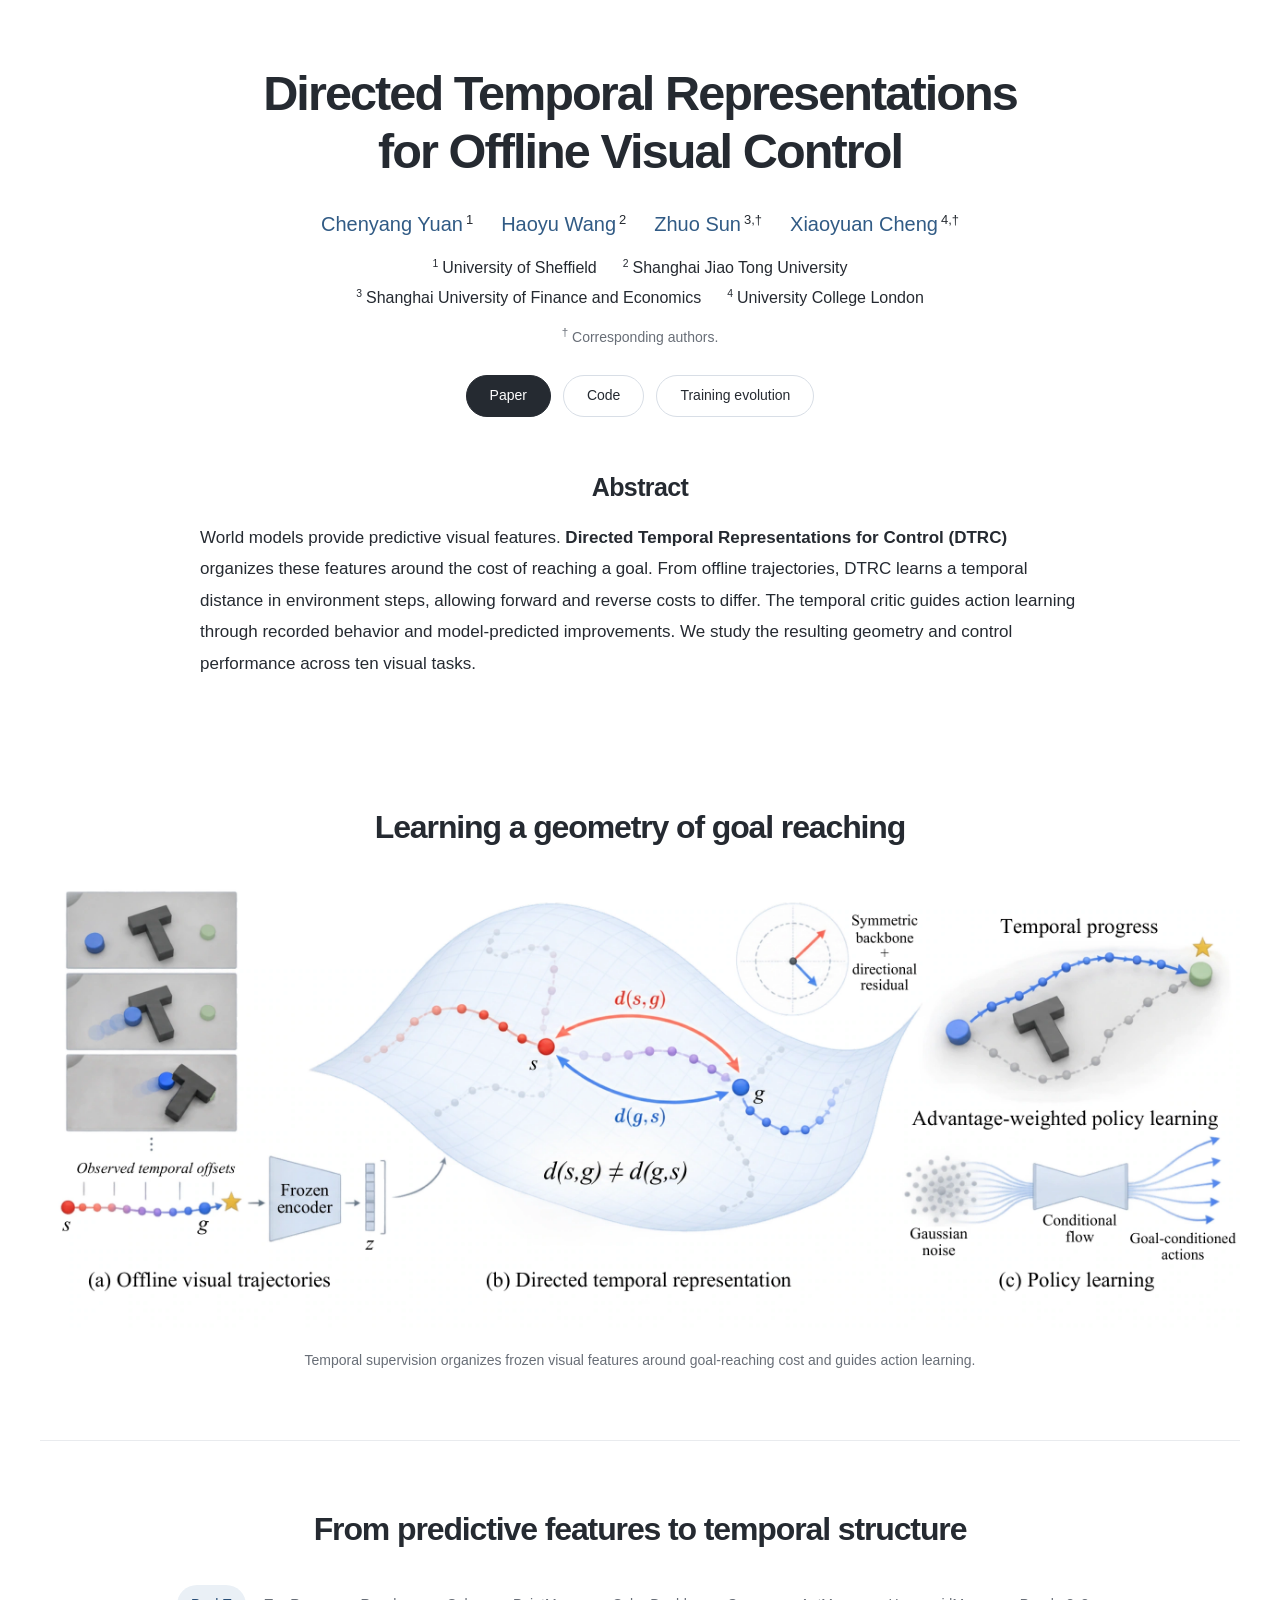
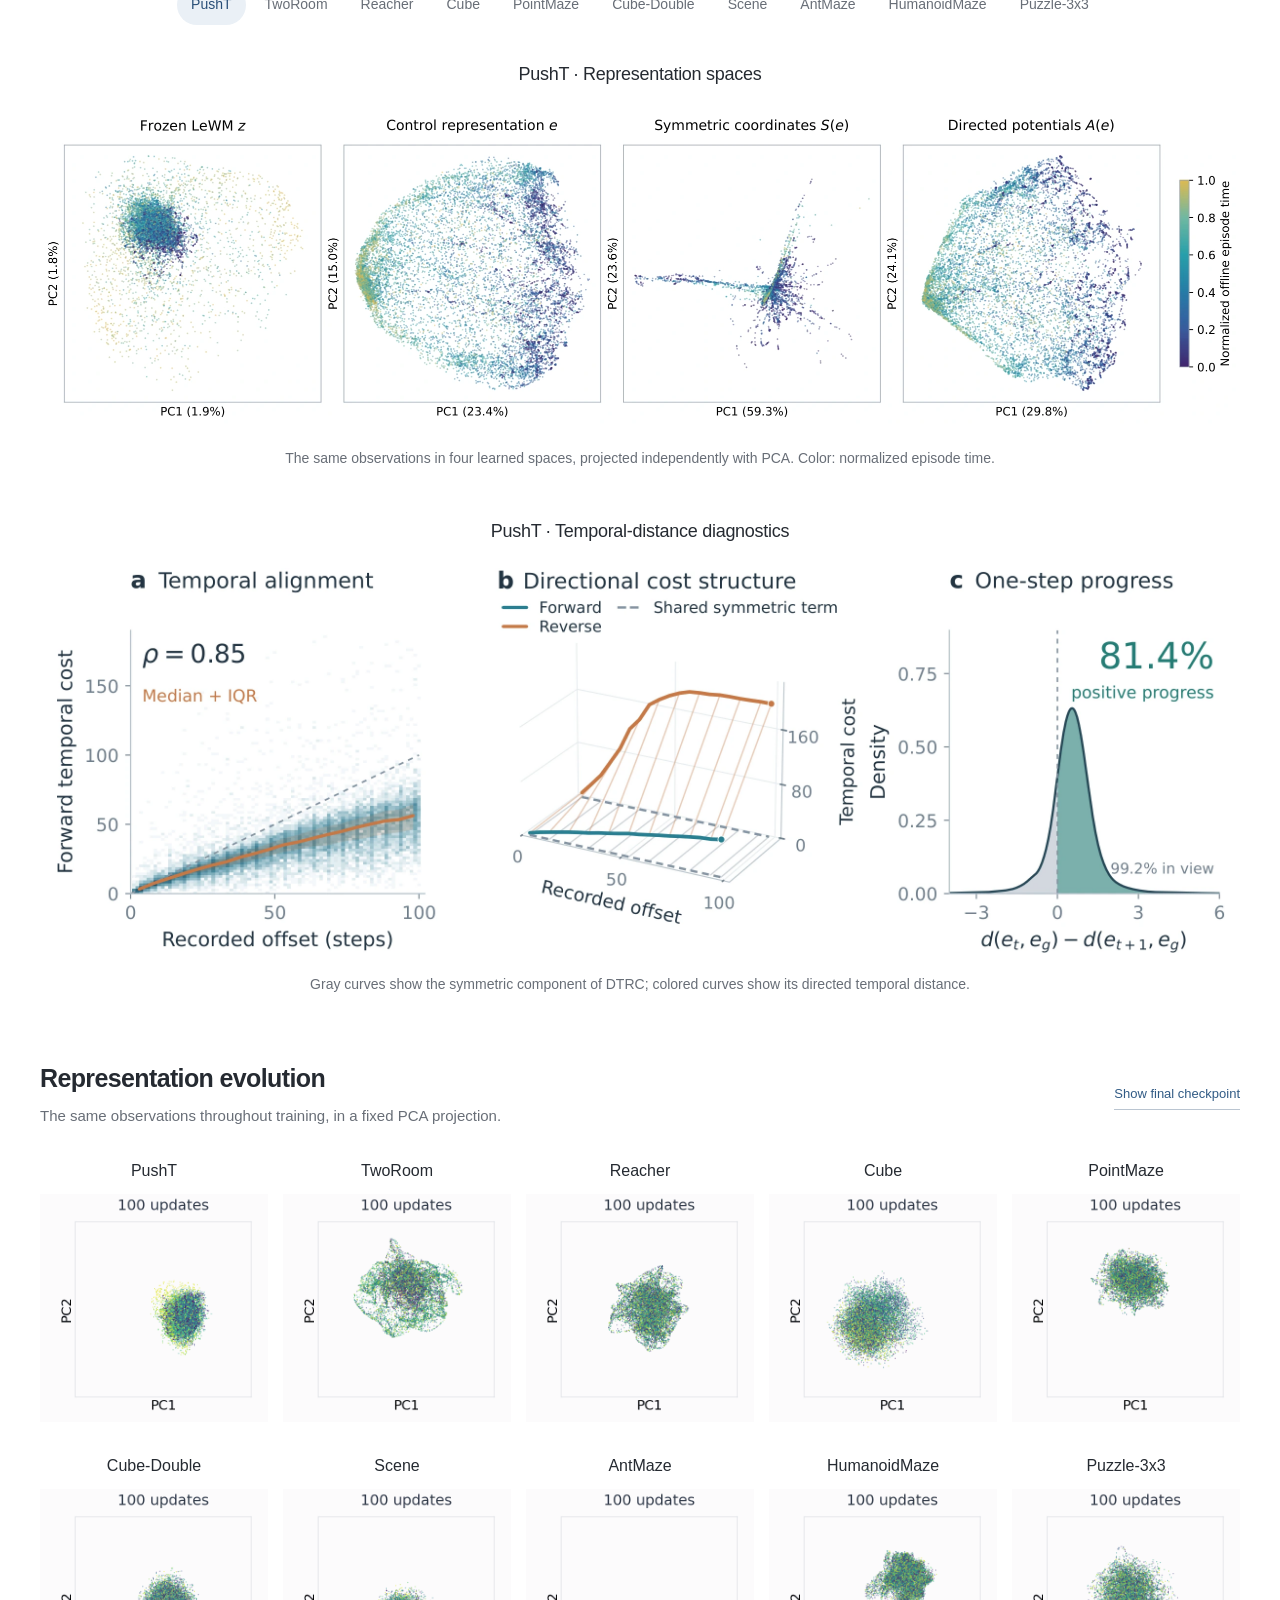
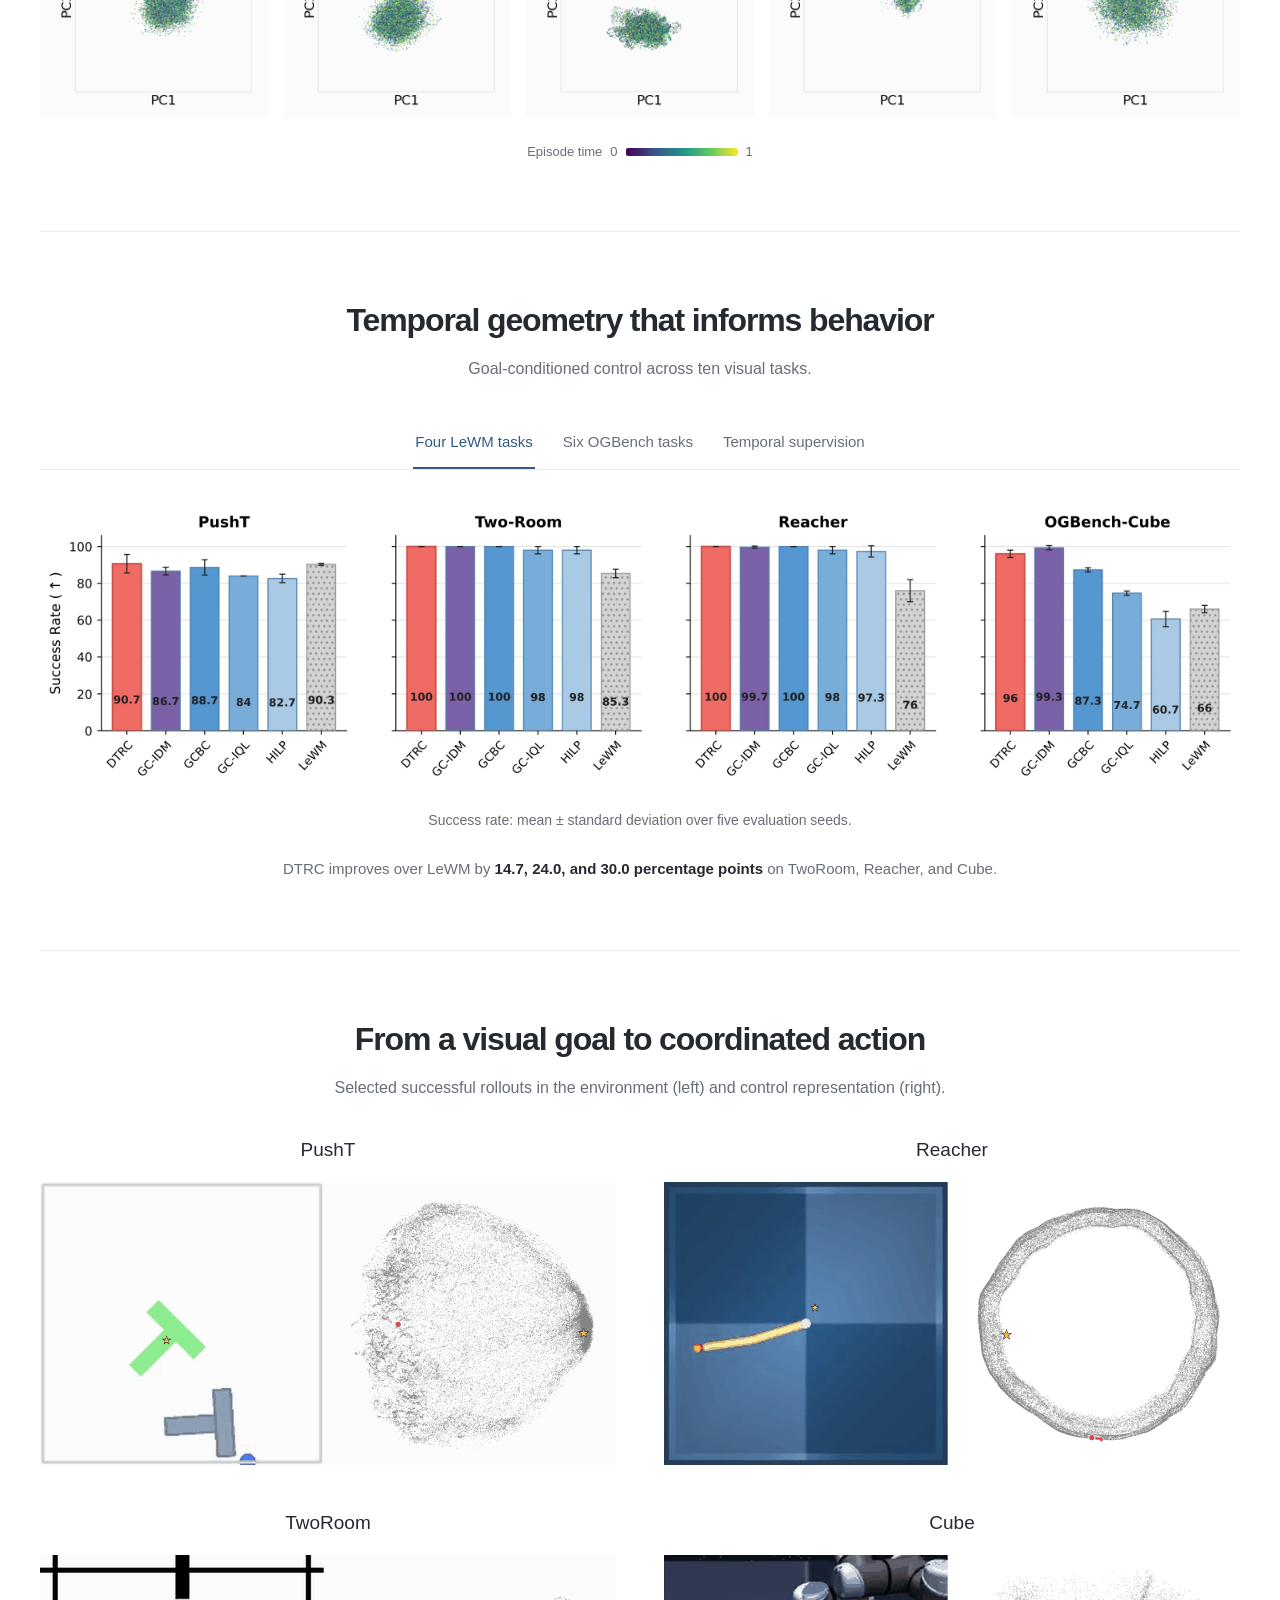
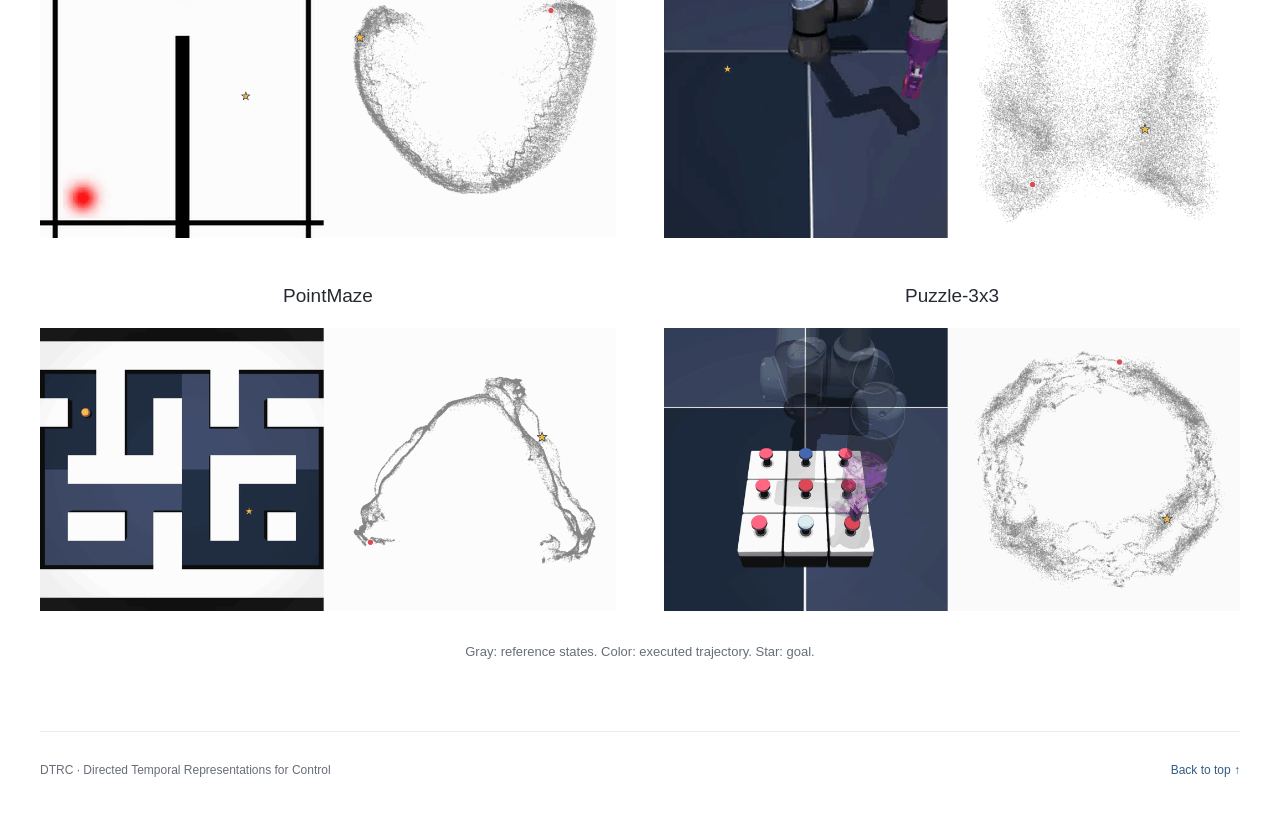
<file: index.html>
<!doctype html>
<html lang="en">
<head>
  <meta charset="utf-8">
  <meta name="viewport" content="width=device-width,initial-scale=1">
  <meta name="theme-color" content="#ffffff">
  <meta name="description" content="DTRC learns directed temporal representations on frozen world-model features, connecting goal-reaching cost with action-level progress for offline visual control.">
  <meta name="robots" content="noindex,nofollow">
  <link rel="canonical" href="https://chenyang-yuan.github.io/dtrc-project/">
  <title>DTRC · Directed Temporal Representations for Offline Visual Control</title>
  <link rel="icon" type="image/svg+xml" href="data:image/svg+xml,%3Csvg xmlns='http://www.w3.org/2000/svg' viewBox='0 0 40 40'%3E%3Crect width='40' height='40' rx='9' fill='%232b548b'/%3E%3Cpath d='M10 12h11a8 8 0 010 16H10V12m12 0 5-4m-5 4 5 4' fill='none' stroke='white' stroke-width='3' stroke-linejoin='round'/%3E%3C/svg%3E">
  <link rel="stylesheet" href="styles.css?v=authors-20261012">
  <script src="app.js?v=editorial-20261005" defer></script>
</head>
<body>
  <a class="skip-link" href="#main">Skip to content</a>
  <main id="main">
    <section class="hero container" id="top">
      <h1>Directed Temporal Representations<br class="desktop-break"> for Offline Visual Control</h1>
      <div class="authors" aria-label="Authors">
        <span><a href="https://scholar.google.com/citations?user=NBqTmHoAAAAJ&amp;hl=en" target="_blank" rel="noopener noreferrer">Chenyang Yuan</a><sup>1</sup></span>
        <span><a href="https://arc0127.github.io/" target="_blank" rel="noopener noreferrer">Haoyu Wang</a><sup>2</sup></span>
        <span><a href="https://jz-fun.github.io/" target="_blank" rel="noopener noreferrer">Zhuo Sun</a><sup>3,&dagger;</sup></span>
        <span><a href="https://scholar.google.com/citations?hl=en&amp;user=JsLhV54AAAAJ&amp;view_op=list_works&amp;sortby=pubdate" target="_blank" rel="noopener noreferrer">Xiaoyuan Cheng</a><sup>4,&dagger;</sup></span>
      </div>
      <div class="affiliations" aria-label="Affiliations">
        <div><span><sup>1</sup>University of Sheffield</span><span><sup>2</sup>Shanghai Jiao Tong University</span></div>
        <div><span><sup>3</sup>Shanghai University of Finance and Economics</span><span><sup>4</sup>University College London</span></div>
      </div>
      <p class="author-note"><sup>&dagger;</sup> Corresponding authors.</p>
      <div class="resource-links"><a class="button primary" href="paper.html" target="_blank" rel="noopener">Paper</a><a class="button" href="https://github.com/Chenyang-Yuan/DTRC" target="_blank" rel="noopener noreferrer" aria-label="Code on GitHub">Code</a><a class="button" href="#evolution">Training evolution</a></div>
    </section>
    <section class="abstract section narrow" id="abstract"><h2>Abstract</h2><p>World models provide predictive visual features. <strong>Directed Temporal Representations for Control (DTRC)</strong> organizes these features around the cost of reaching a goal. From offline trajectories, DTRC learns a temporal distance in environment steps, allowing forward and reverse costs to differ. The temporal critic guides action learning through recorded behavior and model-predicted improvements. We study the resulting geometry and control performance across ten visual tasks.</p></section>
    <section class="section container" id="method">
      <div class="section-heading"><h2>Learning a geometry of goal reaching</h2></div>
      <figure class="research-figure">
        <button class="figure-open" data-zoom="assets/overview.webp" data-caption="DTRC: offline visual trajectories, directed temporal representation, and critic-guided policy learning." aria-label="Enlarge the method overview"><img src="assets/overview.webp" width="2600" height="964" alt="Offline images provide temporal supervision for a directed representation. The temporal critic evaluates progress and guides policy training." fetchpriority="high"></button>
        <figcaption>Temporal supervision organizes frozen visual features around goal-reaching cost and guides action learning.</figcaption>
      </figure>
    </section>
    <section class="section container" id="representation">
      <div class="section-heading"><h2>From predictive features to temporal structure</h2></div>
      <div class="task-chooser" role="group" aria-label="Select a task"><button data-task="pusht" aria-pressed="true">PushT</button><button data-task="tworoom" aria-pressed="false">TwoRoom</button><button data-task="reacher" aria-pressed="false">Reacher</button><button data-task="cube" aria-pressed="false">Cube</button><button data-task="pointmaze" aria-pressed="false">PointMaze</button><button data-task="cube-double" aria-pressed="false">Cube-Double</button><button data-task="scene" aria-pressed="false">Scene</button><button data-task="antmaze-medium" aria-pressed="false">AntMaze</button><button data-task="humanoidmaze-medium" aria-pressed="false">HumanoidMaze</button><button data-task="puzzle-3x3" aria-pressed="false">Puzzle-3x3</button></div>
      <figure class="research-figure">
        <h3 class="figure-title"><span data-task-label>PushT</span> · Representation spaces</h3>
        <button class="figure-open" id="spaces-open" data-zoom="assets/pusht-spaces-20261004.webp" aria-label="Enlarge representation spaces"><img id="spaces-image" src="assets/pusht-spaces-20261004.webp" width="2400" height="700" alt="PushT: frozen visual features, control representations, symmetric coordinates, and directed potentials." loading="lazy"></button>
        <figcaption>The same observations in four learned spaces, projected independently with PCA. Color: normalized episode time.</figcaption>
      </figure>
      <figure class="research-figure diagnostics">
        <h3 class="figure-title"><span data-task-label>PushT</span> · Temporal-distance diagnostics</h3>
        <button class="figure-open" id="diagnostics-open" data-zoom="assets/pusht-diagnostics-20261004.webp" aria-label="Enlarge temporal-distance diagnostics"><img id="diagnostics-image" src="assets/pusht-diagnostics-20261004.webp" width="2400" height="900" alt="PushT: temporal calibration, symmetric and directed costs, and one-step progress on held-out state–goal pairs." loading="lazy"></button>
        <figcaption>Gray curves show the symmetric component of DTRC; colored curves show its directed temporal distance.</figcaption>
      </figure>
      <div class="evolution-section" id="evolution">
        <div class="subsection-heading"><div><h3>Representation evolution</h3><p>The same observations throughout training, in a fixed PCA projection.</p></div><button class="text-button" id="evolution-toggle" aria-pressed="false">Show final checkpoint</button></div>
        <div class="evolution-grid">
        <figure class="evolution-card"><h4>PushT</h4><button class="figure-open" data-zoom="assets/pusht-evolution-20261004.gif" data-evolution="pusht" aria-label="Enlarge PushT training evolution"><picture><source media="(prefers-reduced-motion: reduce)" srcset="assets/pusht-evolution-poster-20261004.webp"><img src="assets/pusht-evolution-20261004.gif" width="500" height="500" alt="PushT: EMA control representation across 29 saved training checkpoints, in fixed PCA coordinates."></picture></button></figure>
        <figure class="evolution-card"><h4>TwoRoom</h4><button class="figure-open" data-zoom="assets/tworoom-evolution-20261004.gif" data-evolution="tworoom" aria-label="Enlarge TwoRoom training evolution"><picture><source media="(prefers-reduced-motion: reduce)" srcset="assets/tworoom-evolution-poster-20261004.webp"><img src="assets/tworoom-evolution-20261004.gif" width="500" height="500" alt="TwoRoom: EMA control representation across 29 saved training checkpoints, in fixed PCA coordinates."></picture></button></figure>
        <figure class="evolution-card"><h4>Reacher</h4><button class="figure-open" data-zoom="assets/reacher-evolution-20261004.gif" data-evolution="reacher" aria-label="Enlarge Reacher training evolution"><picture><source media="(prefers-reduced-motion: reduce)" srcset="assets/reacher-evolution-poster-20261004.webp"><img src="assets/reacher-evolution-20261004.gif" width="500" height="500" alt="Reacher: EMA control representation across 29 saved training checkpoints, in fixed PCA coordinates."></picture></button></figure>
        <figure class="evolution-card"><h4>Cube</h4><button class="figure-open" data-zoom="assets/cube-evolution-20261004.gif" data-evolution="cube" aria-label="Enlarge Cube training evolution"><picture><source media="(prefers-reduced-motion: reduce)" srcset="assets/cube-evolution-poster-20261004.webp"><img src="assets/cube-evolution-20261004.gif" width="500" height="500" alt="Cube: EMA control representation across 29 saved training checkpoints, in fixed PCA coordinates."></picture></button></figure>
        <figure class="evolution-card"><h4>PointMaze</h4><button class="figure-open" data-zoom="assets/pointmaze-evolution-20261004.gif" data-evolution="pointmaze" aria-label="Enlarge PointMaze training evolution"><picture><source media="(prefers-reduced-motion: reduce)" srcset="assets/pointmaze-evolution-poster-20261004.webp"><img src="assets/pointmaze-evolution-20261004.gif" width="500" height="500" alt="PointMaze: EMA control representation across 29 saved training checkpoints, in fixed PCA coordinates."></picture></button></figure>
        <figure class="evolution-card"><h4>Cube-Double</h4><button class="figure-open" data-zoom="assets/cube-double-evolution-20261004.gif" data-evolution="cube-double" aria-label="Enlarge Cube-Double training evolution"><picture><source media="(prefers-reduced-motion: reduce)" srcset="assets/cube-double-evolution-poster-20261004.webp"><img src="assets/cube-double-evolution-20261004.gif" width="500" height="500" alt="Cube-Double: EMA control representation across 29 saved training checkpoints, in fixed PCA coordinates."></picture></button></figure>
        <figure class="evolution-card"><h4>Scene</h4><button class="figure-open" data-zoom="assets/scene-evolution-20261004.gif" data-evolution="scene" aria-label="Enlarge Scene training evolution"><picture><source media="(prefers-reduced-motion: reduce)" srcset="assets/scene-evolution-poster-20261004.webp"><img src="assets/scene-evolution-20261004.gif" width="500" height="500" alt="Scene: EMA control representation across 29 saved training checkpoints, in fixed PCA coordinates."></picture></button></figure>
        <figure class="evolution-card"><h4>AntMaze</h4><button class="figure-open" data-zoom="assets/antmaze-medium-evolution-20261004.gif" data-evolution="antmaze-medium" aria-label="Enlarge AntMaze training evolution"><picture><source media="(prefers-reduced-motion: reduce)" srcset="assets/antmaze-medium-evolution-poster-20261004.webp"><img src="assets/antmaze-medium-evolution-20261004.gif" width="500" height="500" alt="AntMaze: EMA control representation across 29 saved training checkpoints, in fixed PCA coordinates."></picture></button></figure>
        <figure class="evolution-card"><h4>HumanoidMaze</h4><button class="figure-open" data-zoom="assets/humanoidmaze-medium-evolution-20261004.gif" data-evolution="humanoidmaze-medium" aria-label="Enlarge HumanoidMaze training evolution"><picture><source media="(prefers-reduced-motion: reduce)" srcset="assets/humanoidmaze-medium-evolution-poster-20261004.webp"><img src="assets/humanoidmaze-medium-evolution-20261004.gif" width="500" height="500" alt="HumanoidMaze: EMA control representation across 29 saved training checkpoints, in fixed PCA coordinates."></picture></button></figure>
        <figure class="evolution-card"><h4>Puzzle-3x3</h4><button class="figure-open" data-zoom="assets/puzzle-3x3-evolution-20261004.gif" data-evolution="puzzle-3x3" aria-label="Enlarge Puzzle-3x3 training evolution"><picture><source media="(prefers-reduced-motion: reduce)" srcset="assets/puzzle-3x3-evolution-poster-20261004.webp"><img src="assets/puzzle-3x3-evolution-20261004.gif" width="500" height="500" alt="Puzzle-3x3: EMA control representation across 29 saved training checkpoints, in fixed PCA coordinates."></picture></button></figure>
        </div>
        <div class="evolution-caption"><div class="phase-legend"><span>Episode time</span><span>0</span><i aria-hidden="true"></i><span>1</span></div></div>
      </div>
    </section>
    <section class="section container" id="results">
      <div class="section-heading"><h2>Temporal geometry that informs behavior</h2><p>Goal-conditioned control across ten visual tasks.</p></div>
      <div class="tabs" role="tablist" aria-label="Control results">
        <button class="tab-button" role="tab" id="tab-four" aria-selected="true" aria-controls="panel-four" data-panel="panel-four">Four LeWM tasks</button>
        <button class="tab-button" role="tab" id="tab-six" aria-selected="false" aria-controls="panel-six" data-panel="panel-six" tabindex="-1">Six OGBench tasks</button>
        <button class="tab-button" role="tab" id="tab-components" aria-selected="false" aria-controls="panel-components" data-panel="panel-components" tabindex="-1">Temporal supervision</button>
      </div>
      <div class="tabpanel" id="panel-four" role="tabpanel" aria-labelledby="tab-four">
        <figure class="research-figure"><button class="figure-open" data-zoom="assets/performance-paper-20261004.webp" data-caption="Goal-conditioned success on PushT, TwoRoom, Reacher, and OGBench-Cube." aria-label="Enlarge the four-task performance chart"><img src="assets/performance-paper-20261004.webp" width="2600" height="614" alt="Success-rate comparison of DTRC, GC-IDM, GCBC, GC-IQL, HILP, and LeWM on four visual tasks." loading="lazy"></button><figcaption>Success rate: mean ± standard deviation over five evaluation seeds.</figcaption></figure>
        <p class="result-caption">DTRC improves over LeWM by <strong>14.7, 24.0, and 30.0 percentage points</strong> on TwoRoom, Reacher, and Cube.</p>
      </div>
      <div class="tabpanel" id="panel-six" role="tabpanel" aria-labelledby="tab-six" hidden>
        <div class="table-scroll"><table class="data-table" id="six-task-table"><caption>Success rate (%) · mean ± standard deviation over five evaluation seeds</caption><thead><tr><th scope="col">Method</th><th scope="col">PointMaze</th><th scope="col">Cube-Double</th><th scope="col">Scene</th><th scope="col">AntMaze-M</th><th scope="col">HumanoidMaze-M</th><th scope="col">Puzzle-3x3</th></tr></thead><tbody></tbody></table></div>
        <p class="result-caption">DTRC ranks among the top two methods on <strong>five of six tasks</strong>. Bold: best mean; underline: second-best mean.</p>
      </div>
      <div class="tabpanel" id="panel-components" role="tabpanel" aria-labelledby="tab-components" hidden>
        <div class="table-scroll"><table class="data-table" id="component-table"><caption>Success rate (%) · mean ± standard deviation over five evaluation seeds</caption><thead><tr><th scope="col">Configuration</th><th scope="col">PushT</th><th scope="col">TwoRoom</th><th scope="col">Reacher</th><th scope="col">Cube</th></tr></thead><tbody></tbody></table></div>
        <p class="result-caption">Temporal representation learning and advantage weighting improve the same policy by <strong>5.3–32.0 percentage points</strong>, without model-assisted targets.</p>
      </div>
    </section>
    <section class="section container" id="rollouts">
      <div class="section-heading"><h2>From a visual goal to coordinated action</h2><p>Selected successful rollouts in the environment (left) and control representation (right).</p></div>
      <div class="rollout-grid">
        <figure class="rollout-card">
          <figcaption><h3>PushT</h3></figcaption>
          <picture><source media="(prefers-reduced-motion: reduce)" srcset="assets/pusht-environment-latent-poster.webp?v=gray-aligned-20261002"><img src="assets/pusht-environment-latent.gif?v=gray-aligned-20261002" width="1040" height="512" alt="PushT: synchronized environment and latent trajectory." loading="lazy"></picture>
        </figure>
        <figure class="rollout-card">
          <figcaption><h3>Reacher</h3></figcaption>
          <picture><source media="(prefers-reduced-motion: reduce)" srcset="assets/reacher-environment-latent-poster.webp?v=gray-aligned-20261002"><img src="assets/reacher-environment-latent.gif?v=gray-aligned-20261002" width="1040" height="512" alt="Reacher: synchronized environment and latent trajectory." loading="lazy"></picture>
        </figure>
        <figure class="rollout-card">
          <figcaption><h3>TwoRoom</h3></figcaption>
          <picture><source media="(prefers-reduced-motion: reduce)" srcset="assets/tworoom-environment-latent-poster.webp?v=gray-aligned-20261002"><img src="assets/tworoom-environment-latent.gif?v=gray-aligned-20261002" width="1040" height="512" alt="TwoRoom: synchronized environment and latent trajectory." loading="lazy"></picture>
        </figure>
        <figure class="rollout-card">
          <figcaption><h3>Cube</h3></figcaption>
          <picture><source media="(prefers-reduced-motion: reduce)" srcset="assets/cube-environment-latent-poster.webp?v=gray-aligned-20261002"><img src="assets/cube-environment-latent.gif?v=gray-aligned-20261002" width="1040" height="512" alt="Cube: synchronized environment and latent trajectory." loading="lazy"></picture>
        </figure>
        <figure class="rollout-card">
          <figcaption><h3>PointMaze</h3></figcaption>
          <picture><source media="(prefers-reduced-motion: reduce)" srcset="assets/pointmaze-environment-latent-poster.webp?v=gray-aligned-20261002"><img src="assets/pointmaze-environment-latent.gif?v=gray-aligned-20261002" width="1040" height="512" alt="PointMaze: synchronized environment and latent trajectory." loading="lazy"></picture>
        </figure>
        <figure class="rollout-card">
          <figcaption><h3>Puzzle-3x3</h3></figcaption>
          <picture><source media="(prefers-reduced-motion: reduce)" srcset="assets/puzzle-3x3-environment-latent-poster.webp?v=gray-aligned-20261002"><img src="assets/puzzle-3x3-environment-latent.gif?v=gray-aligned-20261002" width="1040" height="512" alt="Puzzle-3x3: synchronized environment and latent trajectory." loading="lazy"></picture>
        </figure>
      </div>
      <p class="behavior-note">Gray: reference states. Color: executed trajectory. Star: goal.</p>
    </section>
  </main>
  <footer class="container"><span>DTRC · Directed Temporal Representations for Control</span><a href="#top">Back to top ↑</a></footer>
  <dialog id="figure-dialog" aria-labelledby="figure-caption"><button class="dialog-close" aria-label="Close enlarged figure">×</button><div class="zoom-scroll"><img id="figure-large" alt=""></div><p id="figure-caption"></p><a id="figure-original" target="_blank" rel="noopener">Open full-resolution image</a></dialog>
</body>
</html>
</file>
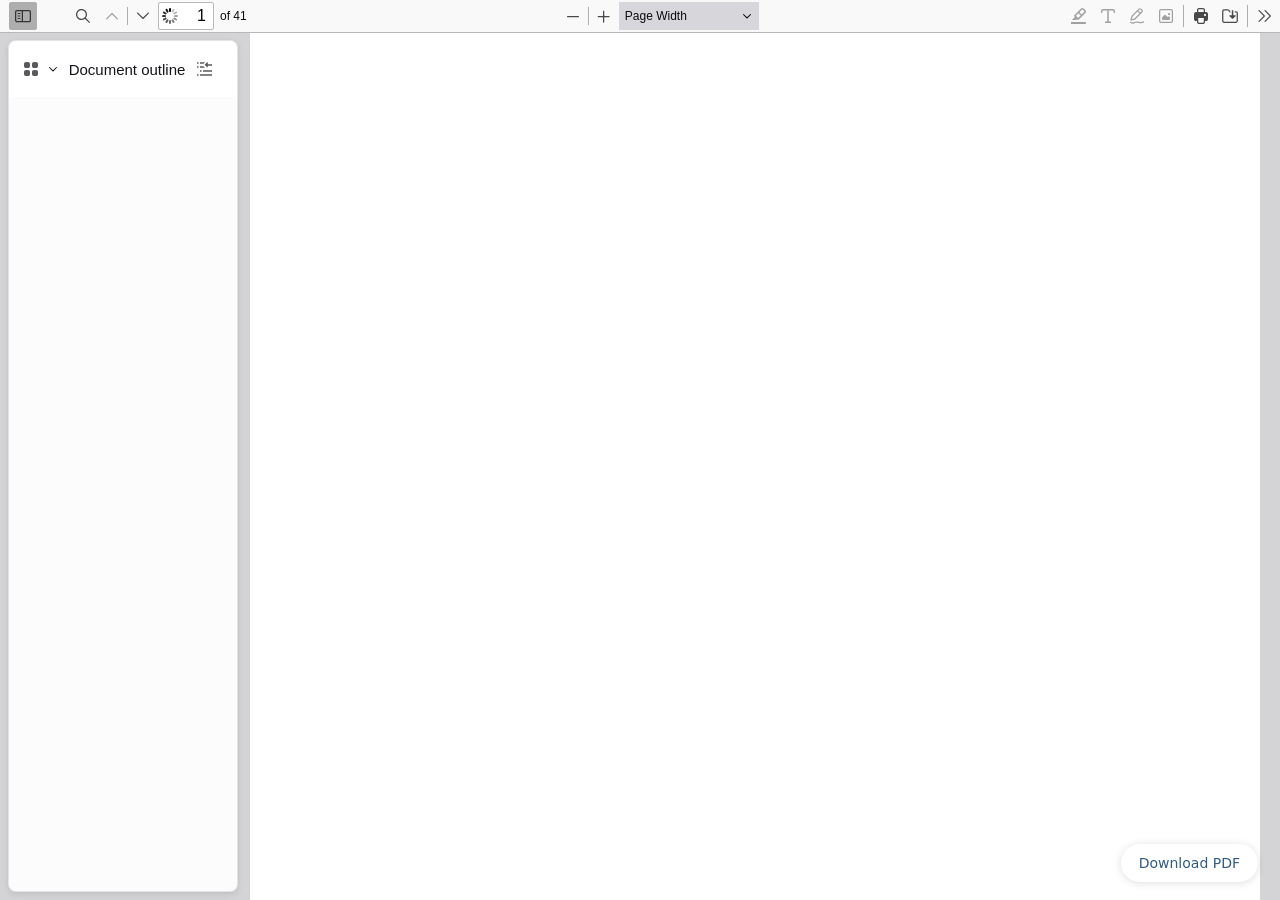
<file: paper.html>
<!doctype html>
<html lang="en">
<head>
  <meta charset="utf-8">
  <meta name="viewport" content="width=device-width,initial-scale=1">
  <meta name="robots" content="noindex,nofollow">
  <title>DTRC — Paper</title>
  <style>
    *{box-sizing:border-box}body{margin:0;background:#fff;color:#252a31;font:16px/1.6 system-ui,sans-serif}
    main{max-width:620px;margin:18vh auto;padding:28px;text-align:center}h1{font-size:24px;line-height:1.35;font-weight:600}
    progress{width:min(320px,100%);height:5px;accent-color:#315b85}p{color:#686e77}a,button{color:#315b85}
    button{font:inherit;background:white;border:1px solid #dfe5eb;border-radius:20px;padding:7px 20px;cursor:pointer}
    #viewer{position:fixed;inset:0;width:100%;height:100%;border:0;background:#fff}
    #download{position:fixed;right:22px;bottom:18px;z-index:2;padding:8px 18px;border-radius:20px;background:#fff;box-shadow:0 1px 8px #0002;text-decoration:none;font-size:14px}
    [hidden]{display:none!important}
  </style>
  <script src="paper.js?v=20261006" defer></script>
</head>
<body>
  <main id="loading">
    <h1>Directed Temporal Representations<br>for Offline Visual Control</h1>
    <p id="status" role="status">Opening paper…</p>
    <progress id="progress" max="2" value="0" aria-label="Loading paper"></progress>
    <p><button id="retry" hidden>Try again</button></p>
    <p><a href="./">Back to project</a></p>
    <noscript><p>Please enable JavaScript to open the paper.</p></noscript>
  </main>
  <iframe id="viewer" title="DTRC paper" hidden></iframe>
  <a id="download" download="DTRC.pdf" hidden>Download PDF</a>
</body>
</html>
</file>
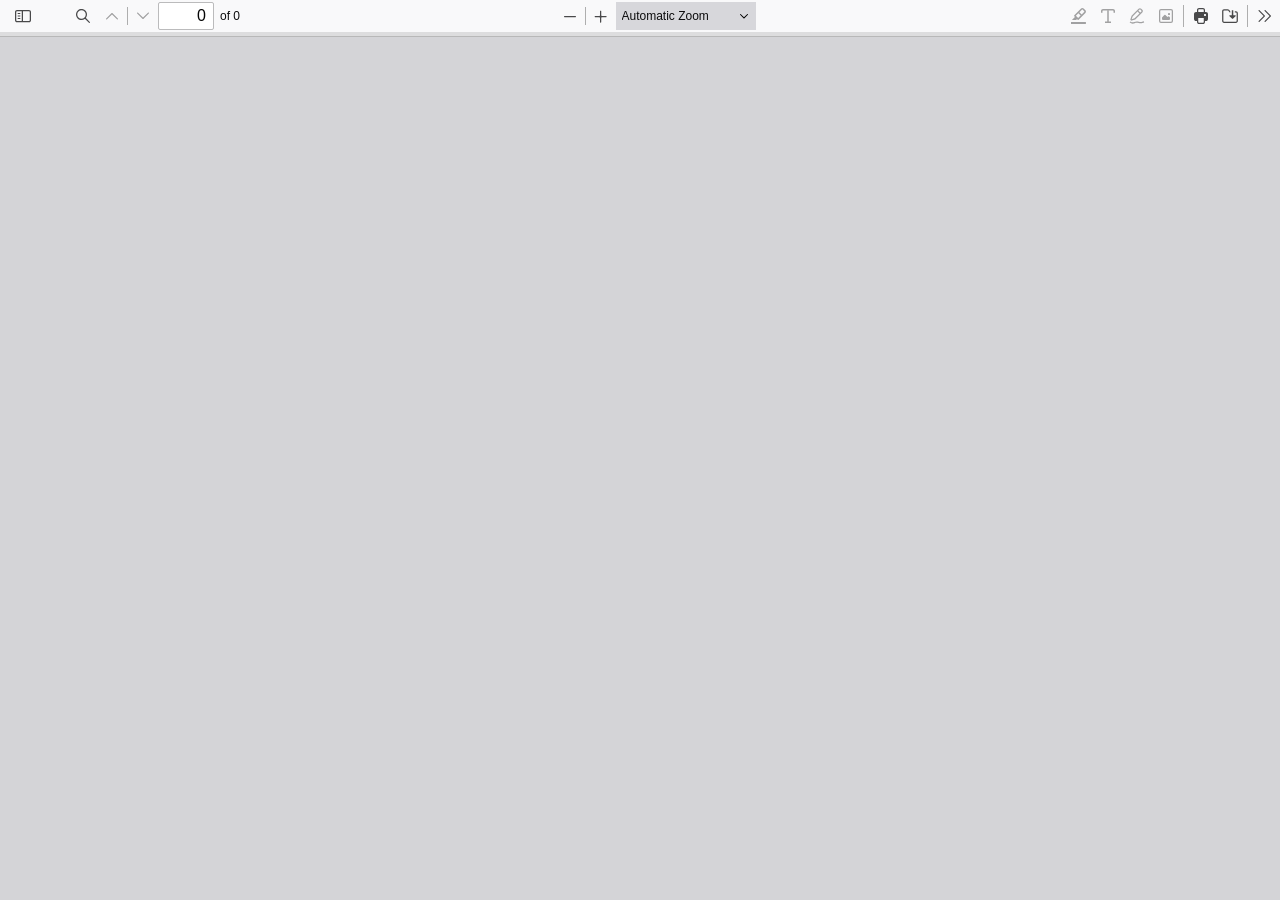
<file: vendor/pdfjs/web/viewer.html>
<!doctype html>
<!--
Copyright 2012 Mozilla Foundation

Licensed under the Apache License, Version 2.0 (the "License");
you may not use this file except in compliance with the License.
You may obtain a copy of the License at

    http://www.apache.org/licenses/LICENSE-2.0

Unless required by applicable law or agreed to in writing, software
distributed under the License is distributed on an "AS IS" BASIS,
WITHOUT WARRANTIES OR CONDITIONS OF ANY KIND, either express or implied.
See the License for the specific language governing permissions and
limitations under the License.

Adobe CMap resources are covered by their own copyright but the same license:

    Copyright 1990-2015 Adobe Systems Incorporated.

See https://github.com/adobe-type-tools/cmap-resources
-->
<html dir="ltr" mozdisallowselectionprint>
  <head>
    <meta charset="utf-8" />
    <meta name="viewport" content="width=device-width, initial-scale=1, maximum-scale=1" />
    <meta name="google" content="notranslate" />
    <title>PDF.js viewer</title>

  <meta
      http-equiv="Content-Security-Policy"
      content="default-src 'none'; script-src 'self' 'wasm-unsafe-eval'; worker-src 'self' blob:; style-src 'self'; img-src 'self' blob: data:; media-src blob:; font-src 'self' data:; connect-src * blob: data:; base-uri 'none'; form-action 'none';"
    />

<!-- This snippet is used in production (included from viewer.html) -->
<link rel="resource" type="application/l10n" href="locale/locale.json" />
<script src="../build/pdf.mjs" type="module"></script>

    <link rel="stylesheet" href="viewer.css" />

  <script src="viewer.mjs" type="module"></script>
  </head>

  <body tabindex="0">
    <div id="outerContainer">
      <span id="viewer-alert" class="visuallyHidden" role="alert"></span>

      <div id="mainContainer">
        <div class="toolbar">
          <div id="toolbarContainer">
            <div id="toolbarViewer" class="toolbarHorizontalGroup">
              <div id="toolbarViewerLeft" class="toolbarHorizontalGroup">
                <button
                  id="viewsManagerToggleButton"
                  class="toolbarButton"
                  type="button"
                  tabindex="0"
                  data-l10n-id="pdfjs-toggle-views-manager-button1"
                  aria-expanded="false"
                  aria-haspopup="true"
                  aria-controls="viewsManager"
                >
                  <span data-l10n-id="pdfjs-toggle-views-manager-button1-label"></span>
                </button>
                <div
                  id="viewsManager"
                  class="menuContainer sidebar"
                  hidden="true"
                  role="dialog"
                  aria-describedby="viewsManagerHeaderLabel"
                  data-l10n-id="pdfjs-views-manager-sidebar"
                >
                  <div id="viewsManagerHeader">
                    <div id="viewsManagerTitle">
                      <div id="viewsManagerSelector">
                        <button
                          class="toolbarButton viewsManagerButton hasPopupMenu"
                          type="button"
                          id="viewsManagerSelectorButton"
                          tabindex="0"
                          data-l10n-id="pdfjs-views-manager-view-selector-button"
                          aria-expanded="false"
                          aria-haspopup="listbox"
                          aria-controls="viewsManagerSelectorOptions"
                        >
                          <span data-l10n-id="pdfjs-views-manager-view-selector-button-label"></span>
                        </button>
                        <menu id="viewsManagerSelectorOptions" role="listbox" class="popupMenu withMark">
                          <button id="thumbnailsViewMenu" role="option" type="button" tabindex="-1">
                            <span data-l10n-id="pdfjs-views-manager-pages-option-label"></span>
                          </button>
                          <button id="outlinesViewMenu" role="option" type="button" tabindex="-1">
                            <span data-l10n-id="pdfjs-views-manager-outlines-option-label"></span>
                          </button>
                          <button id="attachmentsViewMenu" role="option" type="button" tabindex="-1">
                            <span data-l10n-id="pdfjs-views-manager-attachments-option-label"></span>
                          </button>
                          <button id="layersViewMenu" role="option" type="button" tabindex="-1">
                            <span data-l10n-id="pdfjs-views-manager-layers-option-label"></span>
                          </button>
                        </menu>
                      </div>
                      <span id="viewsManagerHeaderLabel" class="viewsManagerLabel" role="heading" aria-level="2"></span>
                      <button
                        id="viewsManagerAddFileButton"
                        class="toolbarButton viewsManagerButton"
                        type="button"
                        tabindex="0"
                        data-l10n-id="pdfjs-views-manager-add-file-button"
                        hidden="true"
                      >
                        <span data-l10n-id="pdfjs-views-manager-add-file-button-label"></span>
                        <input id="viewsManagerAddFilePicker" type="file" accept="application/pdf,image/*" multiple />
                      </button>
                      <button
                        id="viewsManagerCurrentOutlineButton"
                        class="toolbarButton viewsManagerButton"
                        type="button"
                        tabindex="0"
                        data-l10n-id="pdfjs-current-outline-item-button"
                        hidden="true"
                      >
                        <span data-l10n-id="pdfjs-current-outline-item-button-label"></span>
                      </button>
                    </div>
                    <div id="viewsManagerStatus">
                      <div id="viewsManagerStatusAction">
                        <span id="viewsManagerStatusActionLabelContainer" class="viewsManagerStatusLabel">
                          <button
                            id="viewsManagerStatusActionDeselectButton"
                            class="hidden"
                            type="button"
                            tabindex="0"
                            role="checkbox"
                            aria-checked="true"
                            aria-labelledby="viewsManagerStatusActionLabel"
                          ></button>
                          <span
                            id="viewsManagerStatusActionLabel"
                            class="viewsManagerStatusLabel"
                            data-l10n-id="pdfjs-views-manager-pages-status-none-action-label"
                          ></span>
                        </span>
                        <div id="actionSelector">
                          <button
                            id="viewsManagerStatusActionButton"
                            class="viewsManagerButton hasPopupMenu"
                            type="button"
                            tabindex="0"
                            aria-haspopup="menu"
                            aria-controls="viewsManagerStatusActionOptions"
                            aria-expanded="false"
                          >
                            <span data-l10n-id="pdfjs-views-manager-pages-status-action-button-label"></span>
                          </button>
                          <menu id="viewsManagerStatusActionOptions" class="popupMenu">
                            <button id="viewsManagerStatusActionCopy" class="noIcon" role="menuitem" type="button" tabindex="-1" disabled>
                              <span data-l10n-id="pdfjs-views-manager-pages-status-copy-button-label"></span>
                            </button>
                            <button id="viewsManagerStatusActionCut" class="noIcon" role="menuitem" type="button" tabindex="-1" disabled>
                              <span data-l10n-id="pdfjs-views-manager-pages-status-cut-button-label"></span>
                            </button>
                            <button id="viewsManagerStatusActionDelete" class="noIcon" role="menuitem" type="button" tabindex="-1" disabled>
                              <span data-l10n-id="pdfjs-views-manager-pages-status-delete-button-label"></span>
                            </button>
                            <button id="viewsManagerStatusActionExport" class="noIcon" role="menuitem" type="button" tabindex="-1" disabled>
                              <span data-l10n-id="pdfjs-views-manager-pages-status-export-selected-button-label"></span>
                            </button>
                          </menu>
                        </div>
                      </div>
                      <div id="viewsManagerStatusUndo" class="hidden">
                        <span id="viewsManagerStatusUndoLabel" class="viewsManagerStatusLabel"></span>
                        <div>
                          <button id="viewsManagerStatusUndoButton" class="viewsManagerButton" type="button" tabindex="0">
                            <span data-l10n-id="pdfjs-views-manager-status-undo-button-label"></span>
                          </button>
                          <button
                            id="viewsManagerStatusUndoCloseButton"
                            class="toolbarButton viewsManagerButton viewsCloseButton"
                            type="button"
                            tabindex="0"
                            data-l10n-id="pdfjs-views-manager-status-close-button"
                          >
                            <span data-l10n-id="pdfjs-views-manager-status-close-button-label"></span>
                          </button>
                        </div>
                      </div>
                      <div id="viewsManagerStatusWarning" class="hidden">
                        <span id="viewsManagerStatusWarningLabel" class="viewsManagerStatusLabel"></span>
                        <button
                          id="viewsManagerStatusWarningCloseButton"
                          class="toolbarButton viewsManagerButton viewsCloseButton"
                          type="button"
                          tabindex="0"
                          data-l10n-id="pdfjs-views-manager-status-close-button"
                        >
                          <span data-l10n-id="pdfjs-views-manager-status-close-button-label"></span>
                        </button>
                      </div>
                      <div id="viewsManagerStatusWaiting" class="hidden">
                        <span id="viewsManagerStatusWaitingLabel" class="viewsManagerStatusLabel"></span>
                        <button
                          id="viewsManagerStatusWaitingCloseButton"
                          class="toolbarButton viewsManagerButton viewsCloseButton"
                          type="button"
                          tabindex="0"
                          data-l10n-id="pdfjs-views-manager-status-close-button"
                        >
                          <span data-l10n-id="pdfjs-views-manager-status-close-button-label"></span>
                        </button>
                      </div>
                    </div>
                  </div>
                  <div id="viewsManagerContent" tabindex="-1">
                    <div id="thumbnailsView" class="thumbnailsView hidden" tabindex="-1"></div>
                    <div id="outlinesView" class="treeView hidden"></div>
                    <div id="attachmentsView" class="hidden"></div>
                    <div id="layersView" class="treeView hidden"></div>
                  </div>
                  <div
                    id="viewsManagerResizer"
                    class="sidebarResizer"
                    role="separator"
                    aria-controls="viewsManager"
                    tabindex="0"
                    data-l10n-id="pdfjs-views-manager-sidebar-resizer"
                  ></div>
                </div>
                <!-- sidebarContainer -->

                <div class="toolbarButtonSpacer"></div>
                <div class="toolbarButtonWithContainer">
                  <button
                    id="viewFindButton"
                    class="toolbarButton"
                    type="button"
                    tabindex="0"
                    data-l10n-id="pdfjs-findbar-button"
                    aria-expanded="false"
                    aria-controls="findbar"
                  >
                    <span data-l10n-id="pdfjs-findbar-button-label"></span>
                  </button>
                  <div class="hidden doorHanger toolbarHorizontalGroup" id="findbar">
                    <div id="findInputContainer" class="toolbarHorizontalGroup">
                      <span class="loadingInput end toolbarHorizontalGroup">
                        <input id="findInput" class="toolbarField" tabindex="0" data-l10n-id="pdfjs-find-input" aria-invalid="false" />
                      </span>
                      <div class="toolbarHorizontalGroup">
                        <button id="findPreviousButton" class="toolbarButton" type="button" tabindex="0" data-l10n-id="pdfjs-find-previous-button">
                          <span data-l10n-id="pdfjs-find-previous-button-label"></span>
                        </button>
                        <div class="splitToolbarButtonSeparator"></div>
                        <button id="findNextButton" class="toolbarButton" type="button" tabindex="0" data-l10n-id="pdfjs-find-next-button">
                          <span data-l10n-id="pdfjs-find-next-button-label"></span>
                        </button>
                      </div>
                    </div>

                    <div id="findbarOptionsOneContainer" class="toolbarHorizontalGroup">
                      <div class="toggleButton toolbarLabel">
                        <input type="checkbox" id="findHighlightAll" tabindex="0" />
                        <label for="findHighlightAll" data-l10n-id="pdfjs-find-highlight-checkbox"></label>
                      </div>
                      <div class="toggleButton toolbarLabel">
                        <input type="checkbox" id="findMatchCase" tabindex="0" />
                        <label for="findMatchCase" data-l10n-id="pdfjs-find-match-case-checkbox-label"></label>
                      </div>
                    </div>
                    <div id="findbarOptionsTwoContainer" class="toolbarHorizontalGroup">
                      <div class="toggleButton toolbarLabel">
                        <input type="checkbox" id="findMatchDiacritics" tabindex="0" />
                        <label for="findMatchDiacritics" data-l10n-id="pdfjs-find-match-diacritics-checkbox-label"></label>
                      </div>
                      <div class="toggleButton toolbarLabel">
                        <input type="checkbox" id="findEntireWord" tabindex="0" />
                        <label for="findEntireWord" data-l10n-id="pdfjs-find-entire-word-checkbox-label"></label>
                      </div>
                    </div>

                    <div id="findbarMessageContainer" class="toolbarHorizontalGroup" aria-live="polite">
                      <span id="findResultsCount" class="toolbarLabel"></span>
                      <span id="findMsg" class="toolbarLabel"></span>
                    </div>
                  </div>
                  <!-- findbar -->
                </div>
                <div class="toolbarHorizontalGroup hiddenSmallView">
                  <button class="toolbarButton" type="button" id="previous" tabindex="0" data-l10n-id="pdfjs-previous-button">
                    <span data-l10n-id="pdfjs-previous-button-label"></span>
                  </button>
                  <div class="splitToolbarButtonSeparator"></div>
                  <button class="toolbarButton" type="button" id="next" tabindex="0" data-l10n-id="pdfjs-next-button">
                    <span data-l10n-id="pdfjs-next-button-label"></span>
                  </button>
                </div>
                <div class="toolbarHorizontalGroup">
                  <span class="loadingInput start toolbarHorizontalGroup">
                    <input
                      type="number"
                      id="pageNumber"
                      class="toolbarField"
                      value="1"
                      min="1"
                      tabindex="0"
                      data-l10n-id="pdfjs-page-input"
                      autocomplete="off"
                    />
                  </span>
                  <span id="numPages" class="toolbarLabel"></span>
                </div>
              </div>
              <div id="toolbarViewerMiddle" class="toolbarHorizontalGroup">
                <div class="toolbarHorizontalGroup">
                  <button id="zoomOutButton" class="toolbarButton" type="button" tabindex="0" data-l10n-id="pdfjs-zoom-out-button">
                    <span data-l10n-id="pdfjs-zoom-out-button-label"></span>
                  </button>
                  <div class="splitToolbarButtonSeparator"></div>
                  <button id="zoomInButton" class="toolbarButton" type="button" tabindex="0" data-l10n-id="pdfjs-zoom-in-button">
                    <span data-l10n-id="pdfjs-zoom-in-button-label"></span>
                  </button>
                </div>
                <span id="scaleSelectContainer" class="dropdownToolbarButton">
                  <select id="scaleSelect" tabindex="0" data-l10n-id="pdfjs-zoom-select">
                    <option id="pageAutoOption" value="auto" selected="selected" data-l10n-id="pdfjs-page-scale-auto"></option>
                    <option id="pageActualOption" value="page-actual" data-l10n-id="pdfjs-page-scale-actual"></option>
                    <option id="pageFitOption" value="page-fit" data-l10n-id="pdfjs-page-scale-fit"></option>
                    <option id="pageWidthOption" value="page-width" data-l10n-id="pdfjs-page-scale-width"></option>
                    <option
                      id="customScaleOption"
                      value="custom"
                      disabled="disabled"
                      hidden="true"
                      data-l10n-id="pdfjs-page-scale-percent"
                      data-l10n-args='{ "scale": 0 }'
                    ></option>
                    <option value="0.5" data-l10n-id="pdfjs-page-scale-percent" data-l10n-args='{ "scale": 50 }'></option>
                    <option value="0.75" data-l10n-id="pdfjs-page-scale-percent" data-l10n-args='{ "scale": 75 }'></option>
                    <option value="1" data-l10n-id="pdfjs-page-scale-percent" data-l10n-args='{ "scale": 100 }'></option>
                    <option value="1.25" data-l10n-id="pdfjs-page-scale-percent" data-l10n-args='{ "scale": 125 }'></option>
                    <option value="1.5" data-l10n-id="pdfjs-page-scale-percent" data-l10n-args='{ "scale": 150 }'></option>
                    <option value="2" data-l10n-id="pdfjs-page-scale-percent" data-l10n-args='{ "scale": 200 }'></option>
                    <option value="3" data-l10n-id="pdfjs-page-scale-percent" data-l10n-args='{ "scale": 300 }'></option>
                    <option value="4" data-l10n-id="pdfjs-page-scale-percent" data-l10n-args='{ "scale": 400 }'></option>
                  </select>
                </span>
              </div>
              <div id="toolbarViewerRight" class="toolbarHorizontalGroup">
                <div id="editorModeButtons" class="toolbarHorizontalGroup">
                  <div id="signatureProperties" class="toolbarButtonWithContainer" hidden="true">
                    <button
                      id="signaturePropertiesButton"
                      class="toolbarButton"
                      type="button"
                      tabindex="0"
                      aria-expanded="false"
                      aria-haspopup="true"
                      aria-controls="signaturePropertiesPanel"
                      data-l10n-id="pdfjs-digital-signature-properties-button"
                    >
                      <span data-l10n-id="pdfjs-digital-signature-properties-button-label"></span>
                    </button>
                    <div class="editorParamsToolbar hidden doorHangerRight" id="signaturePropertiesPanel" role="region">
                      <div id="signaturePropertiesContainer" class="signaturePropertiesContainer">
                        <div id="signaturePropertiesBanner" class="sigBanner" hidden="true" role="status"></div>
                        <ul id="signaturePropertiesList" class="signaturePropertiesList" tabindex="-1"></ul>
                      </div>
                    </div>
                  </div>
                  <div id="signaturePropertiesSeparator" class="verticalToolbarSeparator" hidden="true"></div>
                  <div id="editorComment" class="toolbarButtonWithContainer" hidden="true">
                    <button
                      id="editorCommentButton"
                      class="toolbarButton"
                      type="button"
                      tabindex="0"
                      disabled="disabled"
                      aria-expanded="false"
                      aria-haspopup="true"
                      aria-controls="editorCommentParamsToolbar"
                      data-l10n-id="pdfjs-editor-comment-button"
                    >
                      <span data-l10n-id="pdfjs-editor-comment-button-label"></span>
                    </button>
                    <div class="editorParamsToolbar hidden menu" id="editorCommentParamsToolbar">
                      <div id="editorCommentsSidebar" class="menuContainer comment sidebar" role="landmark" aria-labelledby="editorCommentsSidebarHeader">
                        <div id="editorCommentsSidebarResizer" class="sidebarResizer" role="separator" aria-controls="editorCommentsSidebar" tabindex="0"></div>
                        <div id="editorCommentsSidebarHeader" role="heading" aria-level="2">
                          <span class="commentCount">
                            <span id="editorCommentsSidebarTitle" data-l10n-id="pdfjs-editor-comments-sidebar-title" data-l10n-args='{ "count": 0 }'></span>
                            <span id="editorCommentsSidebarCount"></span>
                          </span>
                          <button id="editorCommentsSidebarCloseButton" type="button" tabindex="0" data-l10n-id="pdfjs-editor-comments-sidebar-close-button">
                            <span data-l10n-id="pdfjs-editor-comments-sidebar-close-button-label"></span>
                          </button>
                        </div>
                        <div id="editorCommentsSidebarListContainer" tabindex="-1">
                          <ul id="editorCommentsSidebarList"></ul>
                        </div>
                      </div>
                    </div>
                  </div>
                  <div id="editorSignature" class="toolbarButtonWithContainer" hidden="true">
                    <button
                      id="editorSignatureButton"
                      class="toolbarButton"
                      type="button"
                      tabindex="0"
                      disabled="disabled"
                      aria-expanded="false"
                      aria-haspopup="true"
                      aria-controls="editorSignatureParamsToolbar"
                      data-l10n-id="pdfjs-editor-signature-button"
                    >
                      <span data-l10n-id="pdfjs-editor-signature-button-label"></span>
                    </button>
                    <div class="editorParamsToolbar hidden doorHangerRight menu" id="editorSignatureParamsToolbar">
                      <div id="addSignatureDoorHanger" class="menuContainer" role="region" data-l10n-id="pdfjs-editor-add-signature-container">
                        <button
                          id="editorSignatureAddSignature"
                          class="toolbarButton labeled"
                          type="button"
                          tabindex="0"
                          data-l10n-id="pdfjs-editor-signature-add-signature-button"
                        >
                          <span data-l10n-id="pdfjs-editor-signature-add-signature-button-label" class="editorParamsLabel"></span>
                        </button>
                      </div>
                    </div>
                  </div>
                  <div id="editorHighlight" class="toolbarButtonWithContainer">
                    <button
                      id="editorHighlightButton"
                      class="toolbarButton"
                      type="button"
                      disabled="disabled"
                      aria-expanded="false"
                      aria-haspopup="true"
                      aria-controls="editorHighlightParamsToolbar"
                      tabindex="0"
                      data-l10n-id="pdfjs-editor-highlight-button"
                    >
                      <span data-l10n-id="pdfjs-editor-highlight-button-label"></span>
                    </button>
                    <div class="editorParamsToolbar hidden doorHangerRight" id="editorHighlightParamsToolbar">
                      <div id="highlightParamsToolbarContainer" class="editorParamsToolbarContainer">
                        <div id="editorHighlightColorPicker" class="colorPicker">
                          <span id="highlightColorPickerLabel" class="editorParamsLabel" data-l10n-id="pdfjs-editor-highlight-colorpicker-label"></span>
                        </div>
                        <div id="editorHighlightThickness">
                          <label
                            for="editorFreeHighlightThickness"
                            class="editorParamsLabel"
                            data-l10n-id="pdfjs-editor-free-highlight-thickness-input"
                          ></label>
                          <div class="thicknessPicker">
                            <input
                              type="range"
                              id="editorFreeHighlightThickness"
                              class="editorParamsSlider"
                              data-l10n-id="pdfjs-editor-free-highlight-thickness-title"
                              value="12"
                              min="8"
                              max="24"
                              step="1"
                              tabindex="0"
                            />
                          </div>
                        </div>
                        <div id="editorHighlightVisibility">
                          <div class="divider"></div>
                          <div class="toggler">
                            <label for="editorHighlightShowAll" class="editorParamsLabel" data-l10n-id="pdfjs-editor-highlight-show-all-button-label"></label>
                            <button
                              id="editorHighlightShowAll"
                              class="toggle-button"
                              type="button"
                              data-l10n-id="pdfjs-editor-highlight-show-all-button"
                              aria-pressed="true"
                              tabindex="0"
                            ></button>
                          </div>
                        </div>
                      </div>
                    </div>
                  </div>
                  <div id="editorFreeText" class="toolbarButtonWithContainer">
                    <button
                      id="editorFreeTextButton"
                      class="toolbarButton"
                      type="button"
                      disabled="disabled"
                      aria-expanded="false"
                      aria-haspopup="true"
                      aria-controls="editorFreeTextParamsToolbar"
                      tabindex="0"
                      data-l10n-id="pdfjs-editor-free-text-button"
                    >
                      <span data-l10n-id="pdfjs-editor-free-text-button-label"></span>
                    </button>
                    <div class="editorParamsToolbar hidden doorHangerRight" id="editorFreeTextParamsToolbar">
                      <div class="editorParamsToolbarContainer">
                        <div class="editorParamsSetter">
                          <label for="editorFreeTextColor" class="editorParamsLabel" data-l10n-id="pdfjs-editor-free-text-color-input"></label>
                          <input type="color" id="editorFreeTextColor" class="editorParamsColor" tabindex="0" />
                        </div>
                        <div class="editorParamsSetter">
                          <label for="editorFreeTextFontSize" class="editorParamsLabel" data-l10n-id="pdfjs-editor-free-text-size-input"></label>
                          <input type="range" id="editorFreeTextFontSize" class="editorParamsSlider" value="10" min="5" max="100" step="1" tabindex="0" />
                        </div>
                      </div>
                    </div>
                  </div>
                  <div id="editorInk" class="toolbarButtonWithContainer">
                    <button
                      id="editorInkButton"
                      class="toolbarButton"
                      type="button"
                      disabled="disabled"
                      aria-expanded="false"
                      aria-haspopup="true"
                      aria-controls="editorInkParamsToolbar"
                      tabindex="0"
                      data-l10n-id="pdfjs-editor-ink-button"
                    >
                      <span data-l10n-id="pdfjs-editor-ink-button-label"></span>
                    </button>
                    <div class="editorParamsToolbar hidden doorHangerRight" id="editorInkParamsToolbar">
                      <div class="editorParamsToolbarContainer">
                        <div class="editorParamsSetter">
                          <label for="editorInkColor" class="editorParamsLabel" data-l10n-id="pdfjs-editor-ink-color-input"></label>
                          <input type="color" id="editorInkColor" class="editorParamsColor" tabindex="0" />
                        </div>
                        <div class="editorParamsSetter">
                          <label for="editorInkThickness" class="editorParamsLabel" data-l10n-id="pdfjs-editor-ink-thickness-input"></label>
                          <input type="range" id="editorInkThickness" class="editorParamsSlider" value="1" min="1" max="20" step="1" tabindex="0" />
                        </div>
                        <div class="editorParamsSetter">
                          <label for="editorInkOpacity" class="editorParamsLabel" data-l10n-id="pdfjs-editor-ink-opacity-input"></label>
                          <input type="range" id="editorInkOpacity" class="editorParamsSlider" value="1" min="0.05" max="1" step="0.05" tabindex="0" />
                        </div>
                      </div>
                    </div>
                  </div>
                  <div id="editorStamp" class="toolbarButtonWithContainer">
                    <button
                      id="editorStampButton"
                      class="toolbarButton"
                      type="button"
                      disabled="disabled"
                      aria-expanded="false"
                      aria-haspopup="true"
                      aria-controls="editorStampParamsToolbar"
                      tabindex="0"
                      data-l10n-id="pdfjs-editor-stamp-button"
                    >
                      <span data-l10n-id="pdfjs-editor-stamp-button-label"></span>
                    </button>
                    <div class="editorParamsToolbar hidden doorHangerRight menu" id="editorStampParamsToolbar">
                      <div class="menuContainer">
                        <button
                          id="editorStampAddImage"
                          class="toolbarButton labeled"
                          type="button"
                          tabindex="0"
                          data-l10n-id="pdfjs-editor-stamp-add-image-button"
                        >
                          <span class="editorParamsLabel" data-l10n-id="pdfjs-editor-stamp-add-image-button-label"></span>
                        </button>
                      </div>
                    </div>
                  </div>
                </div>

                <div id="editorModeSeparator" class="verticalToolbarSeparator"></div>

                <div class="toolbarHorizontalGroup hiddenMediumView">
                  <button id="printButton" class="toolbarButton" type="button" tabindex="0" data-l10n-id="pdfjs-print-button">
                    <span data-l10n-id="pdfjs-print-button-label"></span>
                  </button>

                  <button id="downloadButton" class="toolbarButton" type="button" tabindex="0" data-l10n-id="pdfjs-save-button">
                    <span data-l10n-id="pdfjs-save-button-label"></span>
                  </button>
                </div>

                <div class="verticalToolbarSeparator hiddenMediumView"></div>

                <div id="secondaryToolbarToggle" class="toolbarButtonWithContainer">
                  <button
                    id="secondaryToolbarToggleButton"
                    class="toolbarButton"
                    type="button"
                    tabindex="0"
                    data-l10n-id="pdfjs-tools-button"
                    aria-expanded="false"
                    aria-haspopup="true"
                    aria-controls="secondaryToolbar"
                  >
                    <span data-l10n-id="pdfjs-tools-button-label"></span>
                  </button>
                  <div id="secondaryToolbar" class="hidden doorHangerRight menu">
                    <div id="secondaryToolbarButtonContainer" class="menuContainer">
                      <button id="secondaryOpenFile" class="toolbarButton labeled" type="button" tabindex="0" data-l10n-id="pdfjs-open-file-button">
                        <span data-l10n-id="pdfjs-open-file-button-label"></span>
                      </button>

                      <div class="visibleMediumView">
                        <button id="secondaryPrint" class="toolbarButton labeled" type="button" tabindex="0" data-l10n-id="pdfjs-print-button">
                          <span data-l10n-id="pdfjs-print-button-label"></span>
                        </button>

                        <button id="secondaryDownload" class="toolbarButton labeled" type="button" tabindex="0" data-l10n-id="pdfjs-save-button">
                          <span data-l10n-id="pdfjs-save-button-label"></span>
                        </button>

                      </div>

                      <div class="horizontalToolbarSeparator"></div>

                      <button id="presentationMode" class="toolbarButton labeled" type="button" tabindex="0" data-l10n-id="pdfjs-presentation-mode-button">
                        <span data-l10n-id="pdfjs-presentation-mode-button-label"></span>
                      </button>

                      <a href="#" id="viewBookmark" class="toolbarButton labeled" tabindex="0" data-l10n-id="pdfjs-bookmark-button">
                        <span data-l10n-id="pdfjs-bookmark-button-label"></span>
                      </a>

                      <div id="viewBookmarkSeparator" class="horizontalToolbarSeparator"></div>

                      <button id="firstPage" class="toolbarButton labeled" type="button" tabindex="0" data-l10n-id="pdfjs-first-page-button">
                        <span data-l10n-id="pdfjs-first-page-button-label"></span>
                      </button>
                      <button id="lastPage" class="toolbarButton labeled" type="button" tabindex="0" data-l10n-id="pdfjs-last-page-button">
                        <span data-l10n-id="pdfjs-last-page-button-label"></span>
                      </button>

                      <div class="horizontalToolbarSeparator"></div>

                      <button id="pageRotateCw" class="toolbarButton labeled" type="button" tabindex="0" data-l10n-id="pdfjs-page-rotate-cw-button">
                        <span data-l10n-id="pdfjs-page-rotate-cw-button-label"></span>
                      </button>
                      <button id="pageRotateCcw" class="toolbarButton labeled" type="button" tabindex="0" data-l10n-id="pdfjs-page-rotate-ccw-button">
                        <span data-l10n-id="pdfjs-page-rotate-ccw-button-label"></span>
                      </button>

                      <div class="horizontalToolbarSeparator"></div>

                      <div id="cursorToolButtons" role="radiogroup">
                        <button
                          id="cursorSelectTool"
                          class="toolbarButton labeled toggled"
                          type="button"
                          tabindex="0"
                          data-l10n-id="pdfjs-cursor-text-select-tool-button"
                          role="radio"
                          aria-checked="true"
                        >
                          <span data-l10n-id="pdfjs-cursor-text-select-tool-button-label"></span>
                        </button>
                        <button
                          id="cursorHandTool"
                          class="toolbarButton labeled"
                          type="button"
                          tabindex="0"
                          data-l10n-id="pdfjs-cursor-hand-tool-button"
                          role="radio"
                          aria-checked="false"
                        >
                          <span data-l10n-id="pdfjs-cursor-hand-tool-button-label"></span>
                        </button>
                      </div>

                      <div class="horizontalToolbarSeparator"></div>

                      <div id="scrollModeButtons" role="radiogroup">
                        <button
                          id="scrollPage"
                          class="toolbarButton labeled"
                          type="button"
                          tabindex="0"
                          data-l10n-id="pdfjs-scroll-page-button"
                          role="radio"
                          aria-checked="false"
                        >
                          <span data-l10n-id="pdfjs-scroll-page-button-label"></span>
                        </button>
                        <button
                          id="scrollVertical"
                          class="toolbarButton labeled toggled"
                          type="button"
                          tabindex="0"
                          data-l10n-id="pdfjs-scroll-vertical-button"
                          role="radio"
                          aria-checked="true"
                        >
                          <span data-l10n-id="pdfjs-scroll-vertical-button-label"></span>
                        </button>
                        <button
                          id="scrollHorizontal"
                          class="toolbarButton labeled"
                          type="button"
                          tabindex="0"
                          data-l10n-id="pdfjs-scroll-horizontal-button"
                          role="radio"
                          aria-checked="false"
                        >
                          <span data-l10n-id="pdfjs-scroll-horizontal-button-label"></span>
                        </button>
                        <button
                          id="scrollWrapped"
                          class="toolbarButton labeled"
                          type="button"
                          tabindex="0"
                          data-l10n-id="pdfjs-scroll-wrapped-button"
                          role="radio"
                          aria-checked="false"
                        >
                          <span data-l10n-id="pdfjs-scroll-wrapped-button-label"></span>
                        </button>
                      </div>

                      <div class="horizontalToolbarSeparator"></div>

                      <div id="spreadModeButtons" role="radiogroup">
                        <button
                          id="spreadNone"
                          class="toolbarButton labeled toggled"
                          type="button"
                          tabindex="0"
                          data-l10n-id="pdfjs-spread-none-button"
                          role="radio"
                          aria-checked="true"
                        >
                          <span data-l10n-id="pdfjs-spread-none-button-label"></span>
                        </button>
                        <button
                          id="spreadOdd"
                          class="toolbarButton labeled"
                          type="button"
                          tabindex="0"
                          data-l10n-id="pdfjs-spread-odd-button"
                          role="radio"
                          aria-checked="false"
                        >
                          <span data-l10n-id="pdfjs-spread-odd-button-label"></span>
                        </button>
                        <button
                          id="spreadEven"
                          class="toolbarButton labeled"
                          type="button"
                          tabindex="0"
                          data-l10n-id="pdfjs-spread-even-button"
                          role="radio"
                          aria-checked="false"
                        >
                          <span data-l10n-id="pdfjs-spread-even-button-label"></span>
                        </button>
                      </div>

                      <div id="imageAltTextSettingsSeparator" class="horizontalToolbarSeparator hidden"></div>
                      <button
                        id="imageAltTextSettings"
                        type="button"
                        class="toolbarButton labeled hidden"
                        tabindex="0"
                        data-l10n-id="pdfjs-image-alt-text-settings-button"
                        aria-controls="altTextSettingsDialog"
                      >
                        <span data-l10n-id="pdfjs-image-alt-text-settings-button-label"></span>
                      </button>

                      <div class="horizontalToolbarSeparator"></div>

                      <button
                        id="documentProperties"
                        class="toolbarButton labeled"
                        type="button"
                        tabindex="0"
                        data-l10n-id="pdfjs-document-properties-button"
                        aria-controls="documentPropertiesDialog"
                      >
                        <span data-l10n-id="pdfjs-document-properties-button-label"></span>
                      </button>
                    </div>
                  </div>
                  <!-- secondaryToolbar -->
                </div>
              </div>
            </div>
            <div id="loadingBar">
              <div class="progress">
                <div class="glimmer"></div>
              </div>
            </div>
          </div>
        </div>

        <div id="viewerContainer" tabindex="0">
          <div id="viewer" class="pdfViewer"></div>
        </div>
      </div>
      <!-- mainContainer -->

      <div id="dialogContainer">
        <dialog id="passwordDialog">
          <div class="row">
            <label for="password" id="passwordText" data-l10n-id="pdfjs-password-label"></label>
          </div>
          <div class="row">
            <input type="password" id="password" class="toolbarField" />
          </div>
          <div class="buttonRow">
            <button id="passwordCancel" class="secondaryButton" type="button"><span data-l10n-id="pdfjs-password-cancel-button"></span></button>
            <button id="passwordSubmit" class="primaryButton" type="button"><span data-l10n-id="pdfjs-password-ok-button"></span></button>
          </div>
        </dialog>
        <dialog id="documentPropertiesDialog">
          <div class="row">
            <span id="fileNameLabel" data-l10n-id="pdfjs-document-properties-file-name"></span>
            <p id="fileNameField" aria-labelledby="fileNameLabel">-</p>
          </div>
          <div class="row">
            <span id="fileSizeLabel" data-l10n-id="pdfjs-document-properties-file-size"></span>
            <p id="fileSizeField" aria-labelledby="fileSizeLabel">-</p>
          </div>
          <div class="separator"></div>
          <div class="row">
            <span id="titleLabel" data-l10n-id="pdfjs-document-properties-title"></span>
            <p id="titleField" aria-labelledby="titleLabel">-</p>
          </div>
          <div class="row">
            <span id="authorLabel" data-l10n-id="pdfjs-document-properties-author"></span>
            <p id="authorField" aria-labelledby="authorLabel">-</p>
          </div>
          <div class="row">
            <span id="subjectLabel" data-l10n-id="pdfjs-document-properties-subject"></span>
            <p id="subjectField" aria-labelledby="subjectLabel">-</p>
          </div>
          <div class="row">
            <span id="keywordsLabel" data-l10n-id="pdfjs-document-properties-keywords"></span>
            <p id="keywordsField" aria-labelledby="keywordsLabel">-</p>
          </div>
          <div class="row">
            <span id="creationDateLabel" data-l10n-id="pdfjs-document-properties-creation-date"></span>
            <p id="creationDateField" aria-labelledby="creationDateLabel">-</p>
          </div>
          <div class="row">
            <span id="modificationDateLabel" data-l10n-id="pdfjs-document-properties-modification-date"></span>
            <p id="modificationDateField" aria-labelledby="modificationDateLabel">-</p>
          </div>
          <div class="row">
            <span id="creatorLabel" data-l10n-id="pdfjs-document-properties-creator"></span>
            <p id="creatorField" aria-labelledby="creatorLabel">-</p>
          </div>
          <div class="separator"></div>
          <div class="row">
            <span id="producerLabel" data-l10n-id="pdfjs-document-properties-producer"></span>
            <p id="producerField" aria-labelledby="producerLabel">-</p>
          </div>
          <div class="row">
            <span id="versionLabel" data-l10n-id="pdfjs-document-properties-version"></span>
            <p id="versionField" aria-labelledby="versionLabel">-</p>
          </div>
          <div class="row">
            <span id="pageCountLabel" data-l10n-id="pdfjs-document-properties-page-count"></span>
            <p id="pageCountField" aria-labelledby="pageCountLabel">-</p>
          </div>
          <div class="row">
            <span id="pageSizeLabel" data-l10n-id="pdfjs-document-properties-page-size"></span>
            <p id="pageSizeField" aria-labelledby="pageSizeLabel">-</p>
          </div>
          <div class="separator"></div>
          <div class="row">
            <span id="linearizedLabel" data-l10n-id="pdfjs-document-properties-linearized"></span>
            <p id="linearizedField" aria-labelledby="linearizedLabel">-</p>
          </div>
          <div class="buttonRow">
            <button id="documentPropertiesClose" class="secondaryButton" type="button">
              <span data-l10n-id="pdfjs-document-properties-close-button"></span>
            </button>
          </div>
        </dialog>
        <dialog class="dialog altText" id="altTextDialog" aria-labelledby="dialogLabel" aria-describedby="dialogDescription">
          <div id="altTextContainer" class="mainContainer">
            <div id="overallDescription">
              <span id="dialogLabel" data-l10n-id="pdfjs-editor-alt-text-dialog-label" class="title"></span>
              <span id="dialogDescription" data-l10n-id="pdfjs-editor-alt-text-dialog-description"></span>
            </div>
            <div id="addDescription">
              <div class="radio">
                <div class="radioButton">
                  <input type="radio" id="descriptionButton" name="altTextOption" tabindex="0" aria-describedby="descriptionAreaLabel" checked />
                  <label for="descriptionButton" data-l10n-id="pdfjs-editor-alt-text-add-description-label"></label>
                </div>
                <div class="radioLabel">
                  <span id="descriptionAreaLabel" data-l10n-id="pdfjs-editor-alt-text-add-description-description"></span>
                </div>
              </div>
              <div class="descriptionArea">
                <textarea id="descriptionTextarea" aria-labelledby="descriptionAreaLabel" data-l10n-id="pdfjs-editor-alt-text-textarea" tabindex="0"></textarea>
              </div>
            </div>
            <div id="markAsDecorative">
              <div class="radio">
                <div class="radioButton">
                  <input type="radio" id="decorativeButton" name="altTextOption" aria-describedby="decorativeLabel" />
                  <label for="decorativeButton" data-l10n-id="pdfjs-editor-alt-text-mark-decorative-label"></label>
                </div>
                <div class="radioLabel">
                  <span id="decorativeLabel" data-l10n-id="pdfjs-editor-alt-text-mark-decorative-description"></span>
                </div>
              </div>
            </div>
            <div id="buttons">
              <button id="altTextCancel" class="secondaryButton" type="button" tabindex="0">
                <span data-l10n-id="pdfjs-editor-alt-text-cancel-button"></span>
              </button>
              <button id="altTextSave" class="primaryButton" type="button" tabindex="0"><span data-l10n-id="pdfjs-editor-alt-text-save-button"></span></button>
            </div>
          </div>
        </dialog>
        <dialog class="dialog newAltText" id="newAltTextDialog" aria-labelledby="newAltTextTitle" aria-describedby="newAltTextDescription" tabindex="0">
          <div id="newAltTextContainer" class="mainContainer">
            <div class="title">
              <span id="newAltTextTitle" data-l10n-id="pdfjs-editor-new-alt-text-dialog-edit-label" role="sectionhead" tabindex="0"></span>
            </div>
            <div id="mainContent">
              <div id="descriptionAndSettings">
                <div id="descriptionInstruction">
                  <div id="newAltTextDescriptionContainer">
                    <div class="altTextSpinner" role="status" aria-live="polite"></div>
                    <textarea
                      id="newAltTextDescriptionTextarea"
                      aria-labelledby="descriptionAreaLabel"
                      data-l10n-id="pdfjs-editor-new-alt-text-textarea"
                      tabindex="0"
                    ></textarea>
                  </div>
                  <span id="newAltTextDescription" role="note" data-l10n-id="pdfjs-editor-new-alt-text-description"></span>
                  <div id="newAltTextDisclaimer" role="note">
                    <div>
                      <span data-l10n-id="pdfjs-editor-new-alt-text-disclaimer1"></span>
                      <a
                        href="https://support.mozilla.org/en-US/kb/pdf-alt-text"
                        target="_blank"
                        rel="noopener noreferrer"
                        id="newAltTextLearnMore"
                        data-l10n-id="pdfjs-editor-new-alt-text-disclaimer-learn-more-url"
                        tabindex="0"
                      ></a>
                    </div>
                  </div>
                </div>
                <div id="newAltTextCreateAutomatically" class="toggler">
                  <button id="newAltTextCreateAutomaticallyButton" class="toggle-button" type="button" aria-pressed="true" tabindex="0"></button>
                  <label
                    for="newAltTextCreateAutomaticallyButton"
                    class="togglerLabel"
                    data-l10n-id="pdfjs-editor-new-alt-text-create-automatically-button-label"
                  ></label>
                </div>
                <div id="newAltTextDownloadModel" class="hidden">
                  <span
                    id="newAltTextDownloadModelDescription"
                    data-l10n-id="pdfjs-editor-new-alt-text-ai-model-downloading-progress"
                    aria-valuemin="0"
                    data-l10n-args='{ "totalSize": 0, "downloadedSize": 0 }'
                  ></span>
                </div>
              </div>
              <div id="newAltTextImagePreview"></div>
            </div>
            <div id="newAltTextError" class="messageBar">
              <div>
                <div>
                  <span class="title" data-l10n-id="pdfjs-editor-new-alt-text-error-title"></span>
                  <span class="description" data-l10n-id="pdfjs-editor-new-alt-text-error-description"></span>
                </div>
                <button id="newAltTextCloseButton" class="closeButton" type="button" tabindex="0">
                  <span data-l10n-id="pdfjs-editor-new-alt-text-error-close-button"></span>
                </button>
              </div>
            </div>
            <div id="newAltTextButtons" class="dialogButtonsGroup">
              <button id="newAltTextCancel" type="button" class="secondaryButton hidden" tabindex="0">
                <span data-l10n-id="pdfjs-editor-alt-text-cancel-button"></span>
              </button>
              <button id="newAltTextNotNow" type="button" class="secondaryButton" tabindex="0">
                <span data-l10n-id="pdfjs-editor-new-alt-text-not-now-button"></span>
              </button>
              <button id="newAltTextSave" type="button" class="primaryButton" tabindex="0">
                <span data-l10n-id="pdfjs-editor-alt-text-save-button"></span>
              </button>
            </div>
          </div>
        </dialog>

        <dialog class="dialog" id="altTextSettingsDialog" aria-labelledby="altTextSettingsTitle">
          <div id="altTextSettingsContainer" class="mainContainer">
            <div class="title">
              <span id="altTextSettingsTitle" data-l10n-id="pdfjs-editor-alt-text-settings-dialog-label" role="sectionhead" tabindex="0" class="title"></span>
            </div>
            <div id="automaticAltText">
              <span data-l10n-id="pdfjs-editor-alt-text-settings-automatic-title"></span>
              <div id="automaticSettings">
                <div id="createModelSetting">
                  <div class="toggler">
                    <button id="createModelButton" type="button" class="toggle-button" aria-pressed="true" tabindex="0"></button>
                    <label for="createModelButton" class="togglerLabel" data-l10n-id="pdfjs-editor-alt-text-settings-create-model-button-label"></label>
                  </div>
                  <div id="createModelDescription" class="description">
                    <span data-l10n-id="pdfjs-editor-alt-text-settings-create-model-description"></span>
                    <a
                      href="https://support.mozilla.org/en-US/kb/pdf-alt-text"
                      target="_blank"
                      rel="noopener noreferrer"
                      id="altTextSettingsLearnMore"
                      data-l10n-id="pdfjs-editor-new-alt-text-disclaimer-learn-more-url"
                      tabindex="0"
                    ></a>
                  </div>
                </div>
              </div>
            </div>
            <div class="dialogSeparator"></div>
            <div id="altTextEditor">
              <span data-l10n-id="pdfjs-editor-alt-text-settings-editor-title"></span>
              <div id="showAltTextEditor">
                <div class="toggler">
                  <button id="showAltTextDialogButton" type="button" class="toggle-button" aria-pressed="true" tabindex="0"></button>
                  <label for="showAltTextDialogButton" class="togglerLabel" data-l10n-id="pdfjs-editor-alt-text-settings-show-dialog-button-label"></label>
                </div>
                <div id="showAltTextDialogDescription" class="description">
                  <span data-l10n-id="pdfjs-editor-alt-text-settings-show-dialog-description"></span>
                </div>
              </div>
            </div>
            <div id="buttons" class="dialogButtonsGroup">
              <button id="altTextSettingsCloseButton" type="button" class="primaryButton" tabindex="0">
                <span data-l10n-id="pdfjs-editor-alt-text-settings-close-button"></span>
              </button>
            </div>
          </div>
        </dialog>

        <dialog class="dialog signatureDialog" id="addSignatureDialog" aria-labelledby="addSignatureDialogLabel">
          <span id="addSignatureDialogLabel" data-l10n-id="pdfjs-editor-add-signature-dialog-label"></span>
          <div id="addSignatureContainer" class="mainContainer">
            <div class="title">
              <span role="sectionhead" data-l10n-id="pdfjs-editor-add-signature-dialog-title" tabindex="0"></span>
            </div>
            <div role="tablist" id="addSignatureOptions">
              <button
                id="addSignatureTypeButton"
                type="button"
                role="tab"
                aria-selected="true"
                aria-controls="addSignatureTypeContainer"
                data-l10n-id="pdfjs-editor-add-signature-type-button"
                tabindex="0"
              ></button>
              <button
                id="addSignatureDrawButton"
                type="button"
                role="tab"
                aria-selected="false"
                aria-controls="addSignatureDrawContainer"
                data-l10n-id="pdfjs-editor-add-signature-draw-button"
                tabindex="0"
              ></button>
              <button
                id="addSignatureImageButton"
                type="button"
                role="tab"
                aria-selected="false"
                aria-controls="addSignatureImageContainer"
                data-l10n-id="pdfjs-editor-add-signature-image-button"
                tabindex="-1"
              ></button>
            </div>
            <div id="addSignatureActionContainer" data-selected="type">
              <div id="addSignatureTypeContainer" role="tabpanel" aria-labelledby="addSignatureTypeButton">
                <input id="addSignatureTypeInput" type="text" data-l10n-id="pdfjs-editor-add-signature-type-input" tabindex="0" />
              </div>
              <div id="addSignatureDrawContainer" role="tabpanel" aria-labelledby="addSignatureDrawButton" tabindex="-1">
                <svg id="addSignatureDraw" xmlns="http://www.w3.org/2000/svg" aria-labelledby="addSignatureDrawPlaceholder"></svg>
                <span id="addSignatureDrawPlaceholder" data-l10n-id="pdfjs-editor-add-signature-draw-placeholder"></span>
                <div id="thickness">
                  <div>
                    <label for="addSignatureDrawThickness" data-l10n-id="pdfjs-editor-add-signature-draw-thickness-range-label"></label>
                    <input
                      type="range"
                      id="addSignatureDrawThickness"
                      min="1"
                      max="5"
                      step="1"
                      value="1"
                      data-l10n-id="pdfjs-editor-add-signature-draw-thickness-range"
                      data-l10n-args='{ "thickness": 1 }'
                      tabindex="0"
                    />
                  </div>
                </div>
              </div>
              <div id="addSignatureImageContainer" role="tabpanel" aria-labelledby="addSignatureImageButton" tabindex="-1">
                <svg id="addSignatureImage" xmlns="http://www.w3.org/2000/svg" aria-labelledby="addSignatureImagePlaceholder"></svg>
                <div id="addSignatureImagePlaceholder">
                  <span data-l10n-id="pdfjs-editor-add-signature-image-placeholder"></span>
                  <label id="addSignatureImageBrowse" for="addSignatureFilePicker" tabindex="0">
                    <a data-l10n-id="pdfjs-editor-add-signature-image-browse-link"></a>
                  </label>
                  <input id="addSignatureFilePicker" type="file" />
                </div>
              </div>
              <div id="addSignatureControls">
                <div id="horizontalContainer">
                  <div id="addSignatureDescriptionContainer">
                    <label for="addSignatureDescInput" data-l10n-id="pdfjs-editor-add-signature-description-label"></label>
                    <span id="addSignatureDescription" class="inputWithClearButton">
                      <input id="addSignatureDescInput" type="text" data-l10n-id="pdfjs-editor-add-signature-description-input" tabindex="0" />
                      <button class="clearInputButton" type="button" tabindex="0" aria-hidden="true"></button>
                    </span>
                  </div>
                  <button id="clearSignatureButton" class="secondaryButton" type="button" data-l10n-id="pdfjs-editor-add-signature-clear-button" tabindex="0">
                    <span data-l10n-id="pdfjs-editor-add-signature-clear-button-label"></span>
                  </button>
                </div>
                <div id="addSignatureSaveContainer">
                  <input type="checkbox" id="addSignatureSaveCheckbox" />
                  <label for="addSignatureSaveCheckbox" data-l10n-id="pdfjs-editor-add-signature-save-checkbox"></label>
                  <span></span>
                  <span id="addSignatureSaveWarning" data-l10n-id="pdfjs-editor-add-signature-save-warning-message"></span>
                </div>
              </div>
              <div id="addSignatureError" hidden="true" class="messageBar">
                <div>
                  <div>
                    <span id="addSignatureErrorTitle" class="title" data-l10n-id="pdfjs-editor-add-signature-image-upload-error-title"></span>
                    <span id="addSignatureErrorDescription" class="description" data-l10n-id="pdfjs-editor-add-signature-image-upload-error-description"></span>
                  </div>
                  <button id="addSignatureErrorCloseButton" class="closeButton" type="button" tabindex="0">
                    <span data-l10n-id="pdfjs-editor-add-signature-error-close-button"></span>
                  </button>
                </div>
              </div>
              <div class="dialogButtonsGroup">
                <button id="addSignatureCancelButton" type="button" class="secondaryButton" tabindex="0">
                  <span data-l10n-id="pdfjs-editor-add-signature-cancel-button"></span>
                </button>
                <button id="addSignatureAddButton" type="button" class="primaryButton" disabled tabindex="0">
                  <span data-l10n-id="pdfjs-editor-add-signature-add-button"></span>
                </button>
              </div>
            </div>
          </div>
        </dialog>

        <dialog class="dialog signatureDialog" id="editSignatureDescriptionDialog" aria-labelledby="editSignatureDescriptionTitle">
          <div class="mainContainer">
            <div class="title">
              <span id="editSignatureDescriptionTitle" role="sectionhead" data-l10n-id="pdfjs-editor-edit-signature-dialog-title" tabindex="0"></span>
            </div>
            <div id="editSignatureDescriptionAndView">
              <div id="editSignatureDescriptionContainer">
                <label for="editSignatureDescInput" data-l10n-id="pdfjs-editor-add-signature-description-label"></label>
                <span id="editSignatureDescription" class="inputWithClearButton">
                  <input id="editSignatureDescInput" type="text" data-l10n-id="pdfjs-editor-add-signature-description-input" tabindex="0" />
                  <button class="clearInputButton" type="button" tabindex="0" aria-hidden="true"></button>
                </span>
              </div>
              <svg id="editSignatureView" xmlns="http://www.w3.org/2000/svg"></svg>
            </div>
            <div class="dialogButtonsGroup">
              <button id="editSignatureCancelButton" type="button" class="secondaryButton" tabindex="0">
                <span data-l10n-id="pdfjs-editor-add-signature-cancel-button"></span>
              </button>
              <button id="editSignatureUpdateButton" type="button" class="primaryButton" disabled tabindex="0">
                <span data-l10n-id="pdfjs-editor-edit-signature-update-button"></span>
              </button>
            </div>
          </div>
        </dialog>

        <dialog class="dialog commentManager" id="commentManagerDialog" aria-labelledby="commentManagerTitle">
          <div class="mainContainer">
            <div class="title" id="commentManagerToolbar">
              <span id="commentManagerTitle" role="sectionhead" data-l10n-id="pdfjs-editor-edit-comment-dialog-title-when-adding"></span>
            </div>
            <textarea id="commentManagerTextInput" data-l10n-id="pdfjs-editor-edit-comment-dialog-text-input" tabindex="0"></textarea>
            <div class="dialogButtonsGroup">
              <button id="commentManagerCancelButton" type="button" class="secondaryButton" tabindex="0">
                <span data-l10n-id="pdfjs-editor-edit-comment-dialog-cancel-button"></span>
              </button>
              <button id="commentManagerSaveButton" type="button" class="primaryButton" disabled tabindex="0">
                <span data-l10n-id="pdfjs-editor-edit-comment-dialog-save-button-when-adding"></span>
              </button>
            </div>
          </div>
        </dialog>

        <dialog id="printServiceDialog">
          <div class="row">
            <span data-l10n-id="pdfjs-print-progress-message"></span>
          </div>
          <div class="row">
            <progress value="0" max="100"></progress>
            <span data-l10n-id="pdfjs-print-progress-percent" data-l10n-args='{ "progress": 0 }' class="relative-progress">0%</span>
          </div>
          <div class="buttonRow">
            <button id="printCancel" class="secondaryButton" type="button"><span data-l10n-id="pdfjs-print-progress-close-button"></span></button>
          </div>
        </dialog>
      </div>
      <!-- dialogContainer -->

      <div id="editorUndoBar" class="messageBar" role="status" aria-labelledby="editorUndoBarMessage" tabindex="-1" hidden>
        <div>
          <div>
            <span id="editorUndoBarMessage" class="description"></span>
          </div>
          <button id="editorUndoBarUndoButton" class="secondaryButton" type="button" tabindex="0" data-l10n-id="pdfjs-editor-undo-bar-undo-button">
            <span data-l10n-id="pdfjs-editor-undo-bar-undo-button-label"></span>
          </button>
          <button id="editorUndoBarCloseButton" class="closeButton" type="button" tabindex="0" data-l10n-id="pdfjs-editor-undo-bar-close-button">
            <span data-l10n-id="pdfjs-editor-undo-bar-close-button-label"></span>
          </button>
        </div>
      </div>
      <!-- editorUndoBar -->
    </div>
    <!-- outerContainer -->
    <div id="printContainer"></div>
  </body>
</html>
</file>
<file: styles.css>
:root{--ink:#202c3b;--muted:#596574;--blue:#2b548b;--teal:#25776f;--line:#dfe5eb;--pale:#f4f7fb;--serif:Georgia,'Times New Roman',serif;--sans:Inter,-apple-system,BlinkMacSystemFont,'Segoe UI',sans-serif}
*{box-sizing:border-box}html{scroll-behavior:smooth;scroll-padding-top:95px}body{margin:0;color:var(--ink);background:#fff;font:17px/1.7 var(--sans);-webkit-font-smoothing:antialiased}a{color:var(--blue);text-underline-offset:4px}button,select{font:inherit}button,a,select{touch-action:manipulation}button{color:inherit}button:focus-visible,a:focus-visible,select:focus-visible,summary:focus-visible{outline:3px solid #4285ba;outline-offset:5px}button{cursor:pointer}img,video{max-width:100%;display:block}h1,h2,h3,p,figure{margin:0}h1,h2{font-family:var(--serif);font-weight:400;line-height:1.18}h3{font-size:19px;line-height:1.45;font-weight:600}p+p{margin-top:18px}.container{width:min(1120px,calc(100% - 64px));margin-inline:auto}.narrow{width:min(810px,calc(100% - 64px));margin-inline:auto}.site-header{position:sticky;top:0;z-index:20;border-bottom:1px solid var(--line);background:rgba(255,255,255,.97)}.nav{height:66px;display:flex;align-items:center;justify-content:space-between;gap:26px}.wordmark{text-decoration:none;font-size:20px;font-weight:750;letter-spacing:.04em;display:flex;gap:11px;align-items:center}.wordmark-rule{width:20px;height:2px;background:var(--teal)}.nav-links{display:flex;gap:28px;font-size:14px}.nav a:not(.wordmark){text-decoration:none;color:var(--muted)}.nav a:hover{color:var(--blue)}.nav-paper{font-size:14px;border-bottom:1px solid #8094ac}.hero{text-align:center;padding-top:65px}.eyebrow{font-size:13px;letter-spacing:.14em;text-transform:uppercase;color:var(--blue);font-weight:600;margin-bottom:18px}.hero h1{font-size:clamp(42px,5.2vw,66px);letter-spacing:-.04em}.paper-subtitle{font-family:var(--serif);font-size:clamp(23px,2.5vw,32px);margin-top:10px;line-height:1.35}.hero-summary{margin:23px auto 0;font-size:18px;line-height:1.7;color:var(--muted)}.hero-summary em{color:var(--blue);font-style:normal}.resource-links{display:flex;justify-content:center;flex-wrap:wrap;gap:10px;margin:27px 0 38px}.button{display:inline-flex;gap:8px;align-items:center;justify-content:center;text-decoration:none;color:var(--ink);border:1px solid #d8dee6;background:#fff;border-radius:6px;padding:9px 17px;font-size:14px;font-weight:500;transition:background .2s}.button:hover{background:var(--pale)}.button.primary{background:var(--ink);border-color:var(--ink);color:#fff}.button.primary:hover{background:var(--blue)}.button svg{width:18px;height:18px;fill:none;stroke:currentColor;stroke-width:1.4;stroke-linejoin:round;stroke-linecap:round}.hero-figure{margin:0 auto}.hero-figure figcaption{margin-top:12px;font-size:14px;color:var(--muted)}.figure-open{display:block;width:100%;border:0;background:transparent;padding:0;cursor:zoom-in}.figure-open img{width:100%;height:auto}.section{padding-block:76px;border-bottom:1px solid var(--line)}.abstract{padding-block:57px}.abstract h2{text-align:center;font-size:31px;margin-bottom:23px}.abstract p{font-size:17px;line-height:1.85}.section-heading{max-width:770px;margin:0 auto 36px;text-align:center}.section-index{font-size:12px;letter-spacing:.16em;font-weight:600;color:var(--blue);display:block;margin-bottom:14px}.section-heading h2{font-size:39px;letter-spacing:-.025em}.section-heading p{margin-top:17px;color:var(--muted);font-size:17px}.method-columns{display:grid;grid-template-columns:repeat(3,1fr);gap:35px}.step{font-family:var(--serif);font-size:26px;color:var(--blue);display:block;border-top:2px solid #aac0d7;padding-top:18px;margin-bottom:8px}.method-columns p{font-size:15px;color:var(--muted);margin-top:10px}.equation-block{margin:36px auto 0;padding:25px 20px;background:var(--pale);border-radius:4px;text-align:center;overflow-x:auto}.equation{font:23px/1.75 var(--serif);white-space:nowrap}.equation-caption{font-size:14px;color:var(--muted);margin-top:10px}.equation .sym{color:var(--blue)}.equation .dir{color:var(--teal)}.explanation{max-width:800px;margin:25px auto 0;font-size:16px}.task-chooser{display:flex;gap:7px;justify-content:center;flex-wrap:wrap;margin-bottom:28px}.task-chooser button,.tab-button{border:1px solid var(--line);background:#fff;padding:8px 13px;border-radius:5px;font-size:14px}.task-chooser button[aria-pressed=true],.tab-button[aria-selected=true]{color:#fff;background:var(--blue);border-color:var(--blue)}.task-chooser button:hover,.tab-button:hover{border-color:var(--blue)}.figure-heading{display:flex;justify-content:space-between;align-items:center;gap:16px;margin-bottom:17px}.figure-heading h3{font-size:18px}.figure-hint{font-size:13px;color:var(--muted)}.research-figure figcaption{font-size:14px;color:var(--muted);margin-top:17px;line-height:1.7}.research-figure+.research-figure{margin-top:40px}.legend-note{margin:22px 0 36px;padding-left:16px;border-left:2px solid #90abbf;font-size:14px;color:var(--muted)}.diagnostic-notes{display:grid;grid-template-columns:repeat(3,1fr);gap:28px;margin-top:22px}.diagnostic-notes p{font-size:14px;color:var(--muted);margin-top:5px}.diagnostic-notes h4{font-size:15px;margin:0;font-weight:600}.metric-strip{display:grid;grid-template-columns:repeat(3,1fr);background:var(--pale);margin:30px 0 0;padding:22px 10px;border-radius:5px}.metric{text-align:center;padding:0 12px}.metric+.metric{border-left:1px solid #d7e0eb}.metric strong{font-family:var(--serif);font-size:31px;display:block;font-weight:400;color:var(--blue);line-height:1.35}.metric span{display:block;font-size:13px;line-height:1.6;color:var(--muted)}.fineprint{font-size:13px;color:var(--muted);margin-top:14px;line-height:1.65}.tabs{display:flex;justify-content:center;gap:9px;margin:28px 0}.tabpanel[hidden]{display:none}.table-scroll{overflow-x:auto}.data-table{border-collapse:collapse;width:100%;font-size:14px;white-space:nowrap;font-variant-numeric:tabular-nums;text-align:right}.data-table th,.data-table td{padding:12px 15px;border-bottom:1px solid #e7ebf0}.data-table thead th{font-weight:600;border-top:1.5px solid #778493;border-bottom:1.5px solid #a5aebb;color:#445163;font-size:13px}.data-table th:first-child,.data-table td:first-child{text-align:left}.data-table .ours{background:#edf3fa;font-weight:600;color:#274b7b}.data-table caption{text-align:left;font-size:14px;color:var(--muted);padding-bottom:15px}.result-insight{display:grid;grid-template-columns:1fr 1fr;gap:35px;margin-top:30px}.result-insight p{font-size:16px;color:var(--muted);margin-top:10px}.delta{font:38px/1.1 var(--serif);color:var(--blue);margin-bottom:10px}.delta span{font:14px var(--sans);color:var(--muted)}details{border-block:1px solid var(--line);margin-top:28px;padding:14px 0}summary{cursor:pointer;font-size:15px;font-weight:600}details[open] summary{margin-bottom:22px}.video-grid{display:grid;grid-template-columns:repeat(3,1fr);gap:25px}.video-card{border:1px solid var(--line);border-radius:5px;overflow:hidden;background:#fff}.video-card video{width:100%;aspect-ratio:1;background:#f6f7f9;object-fit:contain}.video-info{padding:15px 18px;display:flex;align-items:baseline;justify-content:space-between;gap:12px}.video-info h3{font-size:17px}.video-info span{font-size:13px;color:var(--muted)}.trajectory-grid{display:grid;grid-template-columns:repeat(3,1fr);gap:24px;margin-top:30px}.trajectory-grid figcaption{text-align:center;font-size:14px;margin-top:8px;color:var(--muted)}.behavior-note{max-width:810px;margin:28px auto 0;font-size:16px;color:var(--muted)}.atlas-image{width:min(850px,100%);margin:auto}.resources{display:flex;justify-content:space-between;gap:40px;align-items:center;padding:40px 0}.resources h2{font-size:31px}.resources p{font-size:15px;color:var(--muted);margin-top:10px}.resource-small{display:flex;gap:10px;flex-shrink:0}footer{display:flex;justify-content:space-between;gap:20px;font-size:13px;color:var(--muted);padding-block:24px 40px}footer a{text-decoration:none}.skip-link{position:fixed;top:-60px;left:20px;z-index:100;padding:8px;background:white}.skip-link:focus{top:8px}dialog{border:1px solid var(--line);border-radius:7px;padding:42px 24px 20px;width:min(1450px,96vw);max-height:94vh;color:var(--ink)}dialog::backdrop{background:rgba(18,30,45,.72)}dialog img{width:100%;height:auto}dialog p{font-size:14px;margin:16px 0 4px}dialog>a{font-size:14px}.zoom-scroll{overflow:auto;max-height:73vh}.dialog-close{position:absolute;top:3px;right:12px;border:0;background:white;font-size:30px;line-height:1;padding:6px}.hidden{display:none}
@media(min-width:1500px){.container{width:1180px}}
@media(max-width:800px){.container,.narrow{width:calc(100% - 36px)}.nav{gap:16px;height:59px}.nav-links{gap:15px}.nav-paper{display:none}.hero{padding-top:43px}.hero-summary{font-size:17px}.section{padding-block:50px}.section-heading h2{font-size:32px}.method-columns{gap:20px}.method-columns h3{font-size:17px}.method-columns p{font-size:14px}.video-grid{gap:14px}.video-info{padding:12px;display:block}.resources{align-items:flex-start;flex-direction:column;gap:20px}.diagnostic-notes{gap:15px}.hero-figure figcaption{font-size:13px}.data-table th,.data-table td{padding:10px}}
@media(max-width:560px){body{font-size:16px}.nav-links{gap:12px;font-size:12px}.wordmark{font-size:18px}.wordmark-rule{display:none}.eyebrow{font-size:10px;letter-spacing:.08em}.hero h1{font-size:41px}.paper-subtitle{font-size:24px}.hero-summary{font-size:16px}.desktop-break{display:none}.resource-links{margin:23px 0 30px}.button{font-size:13px;padding:9px 12px}.section-heading h2{font-size:31px}.abstract p{font-size:16px}.method-columns,.diagnostic-notes{grid-template-columns:1fr;gap:22px}.step{padding-top:10px}.method-columns h3{font-size:18px}.method-columns p{font-size:15px}.equation{font-size:19px}.equation-block{padding:17px 12px}.task-chooser{gap:6px}.task-chooser button{font-size:12px;padding:7px 10px}.figure-heading{align-items:flex-start}.figure-heading h3{font-size:16px}.figure-hint{font-size:12px;white-space:nowrap}.research-figure .figure-open{overflow:auto}.research-figure .figure-open img{min-width:700px}.research-figure figcaption{font-size:13px}.metric-strip{padding:17px 3px}.metric{padding:0 6px}.metric strong{font-size:24px}.metric span{font-size:11px}.result-insight{grid-template-columns:1fr;gap:26px}.tabs{flex-wrap:wrap}.tab-button{font-size:13px}.video-grid{grid-template-columns:1fr}.video-card{max-width:350px;margin-inline:auto;width:100%}.video-info{display:flex}.trajectory-grid{grid-template-columns:1fr;max-width:460px;margin-inline:auto}.trajectory-grid figure+figure{margin-top:12px}.resources h2{font-size:29px}footer{flex-direction:column;font-size:12px}.zoom-scroll img{min-width:900px}.section-index{font-size:11px}.atlas-image .figure-open img{min-width:0}}
@media(prefers-reduced-motion:reduce){html{scroll-behavior:auto}*{transition:none!important}}
.rollout-grid{display:grid;grid-template-columns:repeat(2,minmax(0,1fr));gap:30px 24px}.rollout-card{padding:18px 16px 16px;border:1px solid var(--line);border-radius:5px;background:#fff;overflow:hidden}.rollout-card figcaption{display:flex;justify-content:space-between;align-items:baseline;gap:16px;margin-bottom:15px}.rollout-card h3{font-size:18px}.rollout-card figcaption span{font-size:14px;color:var(--muted);white-space:nowrap}.rollout-card picture{display:block}.rollout-card img{width:100%;height:auto;aspect-ratio:1040/512}.rollout-featured{grid-column:1/-1;width:min(840px,100%);justify-self:center}
@media(max-width:700px){.rollout-grid{grid-template-columns:1fr;gap:24px}.rollout-card{padding:15px 12px 12px}.rollout-featured{grid-column:auto}.rollout-card figcaption{margin-bottom:12px}}
@media(max-width:560px){.eyebrow{font-size:12px}.metric span{font-size:12px}}
/* Research presentation. */
:root{--ink:#20252c;--muted:#626974;--blue:#315785;--line:#e2e5e9}
.container{width:min(1280px,calc(100% - 72px))}.narrow{width:min(900px,calc(100% - 72px))}
h1,h2{font-family:var(--sans);font-weight:600;letter-spacing:-.025em}
.hero{padding-top:58px}.hero h1{font-size:clamp(32px,3.6vw,48px);line-height:1.22;font-weight:650;letter-spacing:-.035em}
.eyebrow{font-size:15px;letter-spacing:.2em;margin-bottom:17px}.hero-summary{font-size:19px;margin-top:20px}
.resource-links{margin:26px 0 0}.button{font-size:15px;padding:8px 20px}
.abstract{padding:44px 0 20px;border:0}.abstract h2{font-size:26px;margin-bottom:16px}.abstract p{font-size:17px;line-height:1.8}
.section{padding-block:55px}.section-heading{max-width:930px;margin-bottom:29px}.section-heading h2{font-size:33px;line-height:1.25}.section-heading p{margin-top:13px}
.section-index{margin-bottom:11px}.nav-links{gap:23px}.nav-paper{font-size:14px}
.figure-title{text-align:center;font-size:19px;font-weight:550;margin-bottom:19px}
.research-figure figcaption{font-size:14px;text-align:center;max-width:1040px;margin:14px auto 0}
.diagnostics{max-width:1170px;margin-inline:auto}.research-figure+.research-figure{margin-top:36px}
details{max-width:1040px;margin:22px auto 0;padding:11px 0;border-bottom:0;color:var(--muted)}
summary{font-size:14px;font-weight:400;color:#414c5a}details p{font-size:16px}details .equation-block{margin-top:0}
.evolution-section{margin-top:50px;scroll-margin-top:20px}
.subsection-heading{display:flex;justify-content:space-between;gap:20px;align-items:center;margin-bottom:20px}
.subsection-heading h3{font-size:24px;font-weight:550;letter-spacing:-.025em}.subsection-heading p{font-size:16px;color:var(--muted);margin-top:7px}
.text-button{font-size:14px;border:1px solid #cdd6e0;background:white;border-radius:4px;padding:8px 12px;white-space:nowrap}.text-button:hover{background:var(--pale)}
.evolution-grid{display:grid;grid-template-columns:repeat(5,minmax(0,1fr));gap:26px 16px}
.evolution-card{min-width:0}.evolution-card h4{font-size:16px;text-align:center;font-weight:550;margin:0 0 7px}.evolution-card img{width:100%;aspect-ratio:1}.evolution-card picture{display:block}
.evolution-caption{display:flex;justify-content:space-between;gap:15px;margin-top:20px;font-size:14px;color:var(--muted);align-items:center}
.phase-legend{display:flex;align-items:center;gap:8px;white-space:nowrap}.phase-legend i{display:block;width:112px;height:8px;border-radius:2px;background:linear-gradient(90deg,#440154,#3b528b,#21918c,#5ec962,#fde725)}
.tabs{margin:26px 0}.data-table{font-size:15px}.data-table thead th{font-size:14px}.data-table tbody th{font-weight:500}
.data-table .runner-up{text-decoration:underline;text-underline-offset:4px}
.result-caption{max-width:940px;text-align:center;margin:22px auto 0;font-size:16px;color:var(--muted)}.result-caption strong{color:var(--ink);font-weight:550}
.rollout-grid{gap:30px 28px}.rollout-card{padding:16px 14px;border-radius:4px}.rollout-card h3{font-size:19px;font-weight:550}
.behavior-note{max-width:none;text-align:center;font-size:15px;margin-top:23px}
dialog.is-evolution{width:min(670px,95vw)}.is-evolution .zoom-scroll img{min-width:0}
footer{font-size:14px}
@media(max-width:1000px){.container,.narrow{width:calc(100% - 40px)}.nav-links{gap:16px}.evolution-grid{gap:22px 8px}.evolution-card h4{font-size:14px}.evolution-caption{flex-direction:column;align-items:flex-start}.section-heading h2{font-size:29px}}
@media(max-width:760px){.nav-paper{display:none}.nav{gap:16px}.nav-links{gap:13px;overflow-x:auto;white-space:nowrap;font-size:14px}.hero{padding-top:40px}.hero h1{font-size:35px}.hero-summary{font-size:17px}.section{padding-block:43px}.evolution-grid{grid-template-columns:repeat(2,minmax(0,1fr));gap:24px 16px}.evolution-card h4{font-size:17px}.rollout-grid{grid-template-columns:1fr}.subsection-heading{align-items:flex-start}.subsection-heading h3{font-size:22px}.subsection-heading p{font-size:15px}.text-button{white-space:normal;flex-shrink:0;max-width:135px}.data-table{font-size:14px}.data-table th,.data-table td{padding:10px}.research-figure .figure-open{overflow-x:auto}.research-figure .figure-open img{min-width:700px}.zoom-scroll img{min-width:900px}.is-evolution .zoom-scroll img{min-width:0}footer{flex-direction:column}.desktop-break{display:none}}
@media(max-width:450px){.container,.narrow{width:calc(100% - 28px)}.nav{gap:14px}.wordmark{font-size:18px}.hero h1{font-size:30px}.hero-summary{font-size:16px}.abstract p{font-size:16px}.section-heading h2{font-size:27px}.subsection-heading{flex-direction:column;gap:12px}.text-button{max-width:none}.evolution-grid{gap:20px 8px}.evolution-caption{font-size:14px}.task-chooser button{font-size:14px;padding:8px 10px}.rollout-card{padding:13px 10px}.rollout-card figcaption span{font-size:14px}}

/* Quiet typography and an open, figure-led layout. */
:root{--ink:#252a31;--muted:#686e77;--blue:#315b85;--line:#e9ebee}
.container{width:min(1200px,calc(100% - 64px))}
.narrow{width:min(880px,calc(100% - 64px))}
.site-header{background:rgba(255,255,255,.96);backdrop-filter:blur(12px)}
.nav{height:64px}.nav-links{gap:24px}.wordmark-rule{display:none}
.hero{padding-top:76px}.hero .eyebrow{font-size:14px;letter-spacing:.17em;margin-bottom:21px}
.hero h1{font-size:clamp(34px,3.8vw,50px);line-height:1.2;font-weight:650;letter-spacing:-.04em}
.hero-summary{font-size:19px;margin-top:24px}
.resource-links{margin-top:28px;gap:12px}.button{border-radius:24px;font-size:14px;padding:8px 23px}
.section{padding-block:68px}.abstract{padding-block:56px 60px;border-bottom:0}
.abstract h2{font-size:25px;margin-bottom:20px}.abstract p{font-size:17px;line-height:1.85}
.section-heading{margin-bottom:35px}.section-heading h2{font-size:32px;line-height:1.3;letter-spacing:-.035em}
.section-heading p{font-size:16px;line-height:1.7;margin-top:13px}
.figure-title{font-size:18px;font-weight:500;margin-bottom:24px;letter-spacing:-.015em}
.research-figure figcaption{font-size:14px;line-height:1.65;margin-top:20px}
.research-figure+.research-figure{margin-top:48px}
.task-chooser{gap:5px;margin-bottom:36px}
.task-chooser button{border-color:transparent;border-radius:20px;padding:7px 13px;color:var(--muted)}
.task-chooser button:hover{background:#f4f6f8;border-color:transparent;color:var(--ink)}
.task-chooser button[aria-pressed=true]{background:#eaf0f6;color:#284e77;border-color:transparent}
.evolution-section{margin-top:64px}.subsection-heading{margin-bottom:28px}
.subsection-heading h3{font-size:25px;font-weight:550}.subsection-heading p{font-size:15px;margin-top:7px}
.text-button{border:0;border-radius:0;border-bottom:1px solid #bac5d1;padding:4px 0;font-size:13px;color:var(--blue)}
.text-button:hover{background:transparent;border-color:var(--blue)}
.evolution-grid{gap:30px 15px}.evolution-card h4{font-size:16px;font-weight:500;margin-bottom:10px}
.evolution-caption{justify-content:center;margin-top:24px;font-size:13px}
.tabs{border-bottom:1px solid var(--line);gap:26px;margin:0 0 36px;padding:0}
.tab-button{border:0;border-bottom:2px solid transparent;border-radius:0;padding:12px 2px;color:var(--muted);font-size:15px}
.tab-button[aria-selected=true]{background:transparent;border-color:var(--blue);color:var(--blue)}
.tab-button:hover{color:var(--blue)}
.result-caption{font-size:15px;margin-top:24px;line-height:1.75}
.rollout-grid{gap:44px 48px}.rollout-card{border:0;border-radius:0;padding:0;overflow:visible}
.rollout-card figcaption{justify-content:center;margin-bottom:18px}.rollout-card h3{font-size:19px;font-weight:500}
.behavior-note{font-size:13px;margin-top:30px}.data-table caption{font-size:13px;padding-bottom:20px}
footer{padding-block:28px 36px;font-size:12px}
@media(max-width:1000px){.container,.narrow{width:calc(100% - 40px)}.nav-links{gap:18px}.evolution-card h4{font-size:14px}.evolution-caption{align-items:center}.rollout-grid{gap:34px 28px}}
@media(max-width:760px){.nav-links{gap:16px;font-size:13px}.hero{padding-top:48px}.hero h1{font-size:36px}.hero-summary{font-size:17px}.section{padding-block:48px}.abstract{padding-block:45px}.section-heading h2{font-size:28px}.section-heading{margin-bottom:29px}.research-figure+.research-figure{margin-top:40px}.evolution-section{margin-top:46px}.evolution-grid{gap:26px 14px}.evolution-card h4{font-size:16px}.tabs{gap:20px}.tab-button{font-size:14px}.rollout-grid{gap:36px}.rollout-card{padding:0}.subsection-heading h3{font-size:23px}}
@media(max-width:450px){.container,.narrow{width:calc(100% - 32px)}.hero h1{font-size:32px}.hero-summary{font-size:16px}.section-heading h2{font-size:26px}.section-heading p{font-size:15px}.abstract p{font-size:16px}.figure-title{font-size:17px}.task-chooser{gap:3px}.task-chooser button{font-size:13px;padding:7px 11px}.tabs{gap:15px}.tab-button{font-size:12px}.rollout-card h3{font-size:18px}.behavior-note{font-size:12px}.evolution-caption{font-size:12px}}

/* Paper title, authors, and affiliations. */
html{scroll-padding-top:24px}
.hero{padding-top:64px}
.authors{display:flex;justify-content:center;flex-wrap:wrap;gap:8px 28px;margin-top:28px;font-size:20px;line-height:1.5}
.authors>span{white-space:nowrap}
.authors a{text-decoration:none}
.authors a:hover{text-decoration:underline}
.authors sup,.affiliations sup{font-size:.65em;line-height:0;position:relative;vertical-align:baseline;top:-.55em}
.authors sup{margin-left:3px;color:var(--ink)}
.affiliations{margin-top:15px;font-size:16px;line-height:1.7;color:var(--ink)}
.affiliations>div{display:flex;justify-content:center;flex-wrap:wrap;gap:4px 26px}
.affiliations>div+div{margin-top:3px}
.affiliations sup{margin-right:4px}
.author-note{margin:12px 0 0;font-size:14px;line-height:1.5;color:var(--muted)}
.hero .resource-links{margin-top:27px;margin-bottom:0}
@media(max-width:760px){.hero{padding-top:44px}.authors{font-size:19px;gap:8px 22px;margin-top:24px}.affiliations{font-size:15px}.affiliations>div{gap:4px 20px}}
@media(max-width:450px){.hero{padding-top:36px}.authors{font-size:18px;gap:8px 20px}.affiliations{font-size:14px}.affiliations>div{flex-direction:column;gap:3px}.hero .resource-links{gap:9px}}
</file>
<file: vendor/pdfjs/web/viewer.css>
/* Copyright 2014 Mozilla Foundation
 *
 * Licensed under the Apache License, Version 2.0 (the "License");
 * you may not use this file except in compliance with the License.
 * You may obtain a copy of the License at
 *
 *     http://www.apache.org/licenses/LICENSE-2.0
 *
 * Unless required by applicable law or agreed to in writing, software
 * distributed under the License is distributed on an "AS IS" BASIS,
 * WITHOUT WARRANTIES OR CONDITIONS OF ANY KIND, either express or implied.
 * See the License for the specific language governing permissions and
 * limitations under the License.
 */

:root {
  --button-primary-bg-color: var(
    --button-background-color-primary,
    light-dark(#0060df, #0df)
  );
  --button-primary-fg-color: var(
    --button-text-color-primary,
    light-dark(#fbfbfe, #15141a)
  );
  --button-primary-border-color: var(--button-primary-bg-color);
  --button-primary-active-bg-color: var(
    --button-background-color-primary-active,
    light-dark(#054096, #aaf2ff)
  );
  --button-primary-active-fg-color: var(--button-primary-fg-color);
  --button-primary-active-border-color: var(--button-primary-active-bg-color);
  --button-primary-hover-bg-color: var(
    --button-background-color-primary-hover,
    light-dark(#0250bb, #80ebff)
  );
  --button-primary-hover-fg-color: var(--button-primary-fg-color);
  --button-primary-hover-border-color: var(--button-primary-hover-bg-color);
  --button-primary-disabled-bg-color: var(--button-primary-bg-color);
  --button-primary-disabled-border-color: var(--button-primary-border-color);
  --button-primary-disabled-fg-color: var(--button-primary-fg-color);

  --button-secondary-bg-color: var(
    --button-background-color,
    light-dark(rgb(21 20 26 / 0.07), rgb(251 251 254 / 0.07))
  );
  --button-secondary-fg-color: var(--text-color, light-dark(#15141a, #fbfbfe));
  --button-secondary-border-color: var(
    --button-border-color,
    var(--button-secondary-bg-color)
  );
  --button-secondary-active-bg-color: var(
    --button-background-color-active,
    light-dark(rgb(21 20 26 / 0.21), rgb(251 251 254 / 0.21))
  );
  --button-secondary-active-fg-color: var(--button-secondary-fg-color);
  --button-secondary-active-border-color: var(--button-secondary-bg-color);
  --button-secondary-hover-bg-color: var(
    --button-background-color-hover,
    light-dark(rgb(21 20 26 / 0.14), rgb(251 251 254 / 0.14))
  );
  --button-secondary-hover-fg-color: var(--button-secondary-fg-color);
  --button-secondary-hover-border-color: var(--button-secondary-hover-bg-color);
  --button-secondary-disabled-bg-color: var(--button-secondary-bg-color);
  --button-secondary-disabled-border-color: var(
    --button-secondary-border-color
  );
  --button-secondary-disabled-fg-color: var(--button-secondary-fg-color);
  --button-disabled-opacity: 0.4;
  --hover-filter: brightness(0.9);

  @media (prefers-color-scheme: dark) {
    --button-disabled-opacity: 0.6;
    --hover-filter: brightness(1.4);
  }

  @media screen and (forced-colors: active) {
    --button-primary-bg-color: var(
      --button-background-color-primary,
      ButtonText
    );
    --button-primary-fg-color: var(--button-text-color-primary, ButtonFace);
    --button-primary-border-color: var(
      --button-border-color-primary,
      ButtonText
    );
    --button-primary-active-bg-color: var(
      --button-background-color-primary-active,
      SelectedItem
    );
    --button-primary-active-fg-color: var(
      --button-text-color-primary-active,
      HighlightText
    );
    --button-primary-active-border-color: var(
      --button-border-color-primary-active,
      ButtonText
    );
    --button-primary-hover-bg-color: var(
      --button-background-color-primary-hover,
      SelectedItem
    );
    --button-primary-hover-fg-color: var(
      --button-text-color-primary-hover,
      HighlightText
    );
    --button-primary-hover-border-color: var(
      --button-border-color-primary-hover,
      SelectedItem
    );
    --button-primary-disabled-bg-color: var(
      --button-background-color-primary-disabled,
      GrayText
    );
    --button-primary-disabled-fg-color: var(
      --button-text-color-primary-disabled,
      ButtonFace
    );
    --button-primary-disabled-border-color: var(
      --button-border-color-primary-disabled,
      GrayText
    );

    --button-secondary-bg-color: var(--button-background-color, ButtonFace);
    --button-secondary-fg-color: var(--button-text-color, ButtonText);
    --button-secondary-border-color: var(--button-border-color, ButtonText);
    --button-secondary-active-bg-color: var(
      --button-background-color-active,
      HighlightText
    );
    --button-secondary-active-fg-color: var(
      --button-text-color-active,
      SelectedItem
    );
    --button-secondary-active-border-color: var(
      --button-border-color-active,
      ButtonText
    );
    --button-secondary-hover-bg-color: var(
      --button-background-color-hover,
      HighlightText
    );
    --button-secondary-hover-fg-color: var(
      --button-text-color-hover,
      SelectedItem
    );
    --button-secondary-hover-border-color: var(
      --button-border-color-hover,
      SelectedItem
    );
    --button-secondary-disabled-fg-color: var(
      --button-text-color-disabled,
      GrayText
    );
    --button-secondary-disabled-border-color: var(
      --button-border-color-disabled,
      GrayText
    );
    --button-disabled-opacity: 1;
    --hover-filter: none;
  }
}

.primaryButton,
.secondaryButton {
  border-radius: var(--button-border-radius, 4px);
  border: 1px solid;
  font: menu;
  font-weight: var(--button-font-weight, 590);
  font-size: var(--button-font-size, 13px);
  padding: var(--button-padding, 4px 16px);
  width: auto;
  min-height: var(--button-min-height, 32px);

  &:hover {
    cursor: pointer;
    filter: var(--hover-filter);
  }

  > span {
    color: inherit;
    font: inherit;
  }

  &:disabled {
    pointer-events: none;
  }
}

.primaryButton {
  color: var(--button-primary-fg-color);
  background-color: var(--button-primary-bg-color);
  border-color: var(--button-primary-border-color);
  opacity: 1;

  &:hover {
    color: var(--button-primary-hover-fg-color);
    background-color: var(--button-primary-hover-bg-color);
    border-color: var(--button-primary-hover-border-color);
  }

  &:active {
    color: var(--button-primary-active-fg-color);
    background-color: var(--button-primary-active-bg-color);
    border-color: var(--button-primary-active-border-color);
  }

  &:disabled {
    background-color: var(--button-primary-disabled-bg-color);
    border-color: var(--button-primary-disabled-border-color);
    color: var(--button-primary-disabled-fg-color);
    opacity: var(--button-disabled-opacity);
  }
}

.secondaryButton {
  color: var(--button-secondary-fg-color);
  background-color: var(--button-secondary-bg-color);
  border-color: var(--button-secondary-border-color);

  &:hover {
    color: var(--button-secondary-hover-fg-color);
    background-color: var(--button-secondary-hover-bg-color);
    border-color: var(--button-secondary-hover-border-color);
  }

  &:active {
    color: var(--button-secondary-active-fg-color);
    background-color: var(--button-secondary-active-bg-color);
    border-color: var(--button-secondary-active-border-color);
  }

  &:disabled {
    background-color: var(--button-secondary-disabled-bg-color);
    border-color: var(--button-secondary-disabled-border-color);
    color: var(--button-secondary-disabled-fg-color);
    opacity: var(--button-disabled-opacity);
  }
}

.messageBar {
  --closing-button-icon: url(images/messageBar_closingButton.svg);
  --message-bar-close-button-color: var(--text-primary-color);
  --message-bar-close-button-color-hover: var(--text-primary-color);
  --message-bar-close-button-border-radius: var(--border-radius-small, 4px);
  --message-bar-close-button-border: none;
  --message-bar-close-button-hover-bg-color: var(
    --button-background-color-hover,
    light-dark(rgb(21 20 26 / 0.14), rgb(251 251 254 / 0.14))
  );
  --message-bar-close-button-active-bg-color: var(
    --button-background-color-active,
    light-dark(rgb(21 20 26 / 0.21), rgb(251 251 254 / 0.21))
  );
  --message-bar-close-button-focus-bg-color: var(
    --button-background-color,
    light-dark(rgb(21 20 26 / 0.07), rgb(251 251 254 / 0.07))
  );

  @media screen and (forced-colors: active) {
    --message-bar-close-button-color: var(--button-text-color, ButtonText);
    --message-bar-close-button-border: 1px solid
      var(--button-border-color, ButtonText);
    --message-bar-close-button-hover-bg-color: var(
      --button-background-color-hover,
      SelectedItemText
    );
    --message-bar-close-button-active-bg-color: var(
      --button-background-color-hover,
      SelectedItemText
    );
    --message-bar-close-button-focus-bg-color: var(
      --button-background-color-hover,
      SelectedItemText
    );
    --message-bar-close-button-color-hover: var(
      --button-text-color-hover,
      SelectedItem
    );
  }

  display: flex;
  position: relative;
  padding: 8px 8px 8px 16px;
  flex-direction: column;
  justify-content: center;
  align-items: center;
  gap: 8px;
  -webkit-user-select: none;
     -moz-user-select: none;
          user-select: none;
  border-radius: var(--border-radius-small, 4px);

  border: 1px solid var(--message-bar-border-color);
  background: var(--message-bar-bg-color);
  color: var(--message-bar-fg-color);

  > div {
    display: flex;
    align-items: flex-start;
    gap: 8px;
    align-self: stretch;

    &::before {
      content: "";
      display: inline-block;
      width: 16px;
      height: 16px;
      -webkit-mask-image: var(--message-bar-icon);
              mask-image: var(--message-bar-icon);
      -webkit-mask-size: cover;
              mask-size: cover;
      background-color: var(--message-bar-icon-color);
      flex-shrink: 0;
    }
  }

  button {
    cursor: pointer;

    &:focus-visible {
      outline: var(--focus-ring-outline);
      outline-offset: 2px;
    }
  }

  .closeButton {
    width: 32px;
    height: 32px;
    background: none;
    border-radius: var(--message-bar-close-button-border-radius);
    border: var(--message-bar-close-button-border);

    display: flex;
    align-items: center;
    justify-content: center;

    &::before {
      content: "";
      display: inline-block;
      width: 16px;
      height: 16px;
      -webkit-mask-image: var(--closing-button-icon);
              mask-image: var(--closing-button-icon);
      -webkit-mask-size: cover;
              mask-size: cover;
      background-color: var(--message-bar-close-button-color);
    }

    &:is(:hover, :active, :focus)::before {
      background-color: var(--message-bar-close-button-color-hover);
    }

    &:hover {
      background-color: var(--message-bar-close-button-hover-bg-color);
    }

    &:active {
      background-color: var(--message-bar-close-button-active-bg-color);
    }

    &:focus {
      background-color: var(--message-bar-close-button-focus-bg-color);
    }

    > span {
      display: inline-block;
      width: 0;
      height: 0;
      overflow: hidden;
    }
  }
}

#editorUndoBar {
  --message-bar-icon: url(images/messageBar_info.svg);
  --message-bar-icon-color: light-dark(#0060df, #73a7f3);
  --message-bar-bg-color: light-dark(#deeafc, #003070);
  --message-bar-fg-color: var(--text-primary-color);
  --message-bar-border-color: light-dark(
    rgb(0 0 0 / 0.08),
    rgb(255 255 255 / 0.08)
  );

  @media screen and (forced-colors: active) {
    --message-bar-icon-color: CanvasText;
    --message-bar-bg-color: Canvas;
    --message-bar-border-color: CanvasText;
  }

  position: fixed;
  top: 50px;
  left: 50%;
  transform: translateX(-50%);
  z-index: 10;

  padding-block: 8px;
  padding-inline: 16px 8px;

  font: menu;
  font-size: 15px;

  cursor: default;

  button {
    cursor: pointer;
  }

  #editorUndoBarUndoButton {
    margin-inline-start: 8px;
    border-color: var(--color-accent-primary, light-dark(#0060df, #0df));
  }

  > div {
    align-items: center;
  }
}

.dialog {
  --dialog-bg-color: var(--background-color-canvas, light-dark(white, #1c1b22));
  --dialog-border-color: var(
    --background-color-canvas,
    light-dark(white, #1c1b22)
  );
  --dialog-shadow: 0 2px 14px 0 light-dark(rgb(58 57 68 / 0.2), #15141a);
  --text-secondary-color: light-dark(#5b5b66, #cfcfd8);
  --separator-color: light-dark(#f0f0f4, #52525e);
  --textarea-border-color: var(--border-color-interactive, #8f8f9d);
  --textarea-bg-color: light-dark(white, #42414d);
  --textarea-fg-color: var(--text-secondary-color);

  --input-text-bg-color: light-dark(white, #42414d);
  --input-text-fg-color: var(--text-primary-color);

  @media screen and (forced-colors: active) {
    --dialog-bg-color: var(--background-color-canvas, Canvas);
    --dialog-border-color: var(--border-color, CanvasText);
    --dialog-shadow: none;
    --text-secondary-color: CanvasText;
    --separator-color: CanvasText;

    --textarea-border-color: ButtonBorder;
    --textarea-bg-color: Field;
    --textarea-fg-color: ButtonText;

    --input-text-bg-color: Field;
    --input-text-fg-color: FieldText;
  }

  font: message-box;
  font-size: 13px;
  font-weight: 400;
  line-height: 150%;
  border-radius: var(--border-radius-medium, 4px);
  padding: 12px 16px;
  border: 1px solid var(--dialog-border-color);
  background: var(--dialog-bg-color);
  color: var(--text-primary-color);
  box-shadow: var(--dialog-shadow);

  .mainContainer {
    *:focus-visible {
      outline: var(--focus-ring-outline);
      outline-offset: 2px;
    }

    .title {
      display: flex;
      width: auto;
      flex-direction: column;
      justify-content: flex-end;
      align-items: flex-start;
      gap: 12px;

      > span {
        font-size: 13px;
        font-style: normal;
        font-weight: 590;
        line-height: 150%;
      }
    }

    .dialogSeparator {
      width: 100%;
      height: 0;
      margin-block: 4px;
      border-top: 1px solid var(--separator-color);
      border-bottom: none;
    }

    .dialogButtonsGroup {
      display: flex;
      gap: 12px;
      align-self: flex-end;
    }
    input:is([type="checkbox"], [type="radio"]) {
      accent-color: var(--color-accent-primary, light-dark(#0060df, #0df));
      width: var(--checkbox-size, 16px);
      height: var(--checkbox-size, 16px);
    }

    .radio {
      display: flex;
      flex-direction: column;
      align-items: flex-start;
      gap: 4px;

      > .radioButton {
        display: flex;
        gap: 8px;
        align-self: stretch;
        align-items: center;
      }

      > .radioLabel {
        display: flex;
        padding-inline-start: 24px;
        align-items: flex-start;
        gap: 10px;
        align-self: stretch;

        > span {
          flex: 1 0 0;
          font-size: 11px;
          color: var(--text-secondary-color);
        }
      }
    }

    button:not(:is(.toggle-button, .closeButton, .clearInputButton)) {
      border-radius: var(--button-border-radius, 4px);
      border-width: 1px;
      border-style: solid;
      font: menu;
      font-weight: var(--button-font-weight, 590);
      font-size: var(--button-font-size, 13px);
      padding: var(--button-padding, 4px 16px);
      width: auto;
      min-height: var(--button-min-height, 32px);

      &:hover {
        cursor: pointer;
        filter: var(--hover-filter);
      }

      > span {
        color: inherit;
        font: inherit;
      }
      &:disabled {
        pointer-events: none;
      }
    }

    a {
      color: var(--link-fg-color);

      &:hover {
        color: var(--link-hover-fg-color);
      }
    }

    textarea {
      font: inherit;
      padding: 8px;
      resize: none;
      margin: 0;
      box-sizing: border-box;
      border-radius: var(--border-radius-small, 4px);
      border: 1px solid var(--textarea-border-color);
      background: var(--textarea-bg-color);
      color: var(--textarea-fg-color);

      &:focus {
        outline-offset: 0;
        border-color: transparent;
      }

      &:disabled {
        pointer-events: none;
        opacity: 0.4;
      }
    }

    input[type="text"] {
      background-color: var(--input-text-bg-color);
      color: var(--input-text-fg-color);
    }

    .messageBar {
      --message-bar-bg-color: light-dark(#ffebcd, #5a3100);
      --message-bar-fg-color: light-dark(#15141a, #fbfbfe);
      --message-bar-border-color: light-dark(
        rgb(0 0 0 / 0.08),
        rgb(255 255 255 / 0.08)
      );
      --message-bar-icon: url(images/messageBar_warning.svg);
      --message-bar-icon-color: light-dark(#cd411e, #e49c49);

      @media screen and (forced-colors: active) {
        --message-bar-bg-color: HighlightText;
        --message-bar-fg-color: CanvasText;
        --message-bar-border-color: CanvasText;
        --message-bar-icon-color: CanvasText;
      }

      align-self: stretch;

      > div {
        &::before,
        > div {
          margin-block: 4px;
        }

        > div {
          display: flex;
          flex-direction: column;
          align-items: flex-start;
          gap: 8px;
          flex: 1 0 0;

          .title {
            font-size: 13px;
            font-weight: 590;
          }

          .description {
            font-size: 13px;
          }
        }
      }
    }

    .toggler {
      display: flex;
      align-items: center;
      gap: 8px;
      align-self: stretch;

      > .togglerLabel {
        -webkit-user-select: none;
           -moz-user-select: none;
                user-select: none;
      }
    }
  }
}

.textLayer {
  color-scheme: only light;

  position: absolute;
  text-align: initial;
  inset: 0;
  overflow: clip;
  opacity: 1;
  line-height: 1;
  letter-spacing: normal;
  word-spacing: normal;
  -webkit-text-size-adjust: none;
     -moz-text-size-adjust: none;
          text-size-adjust: none;
  forced-color-adjust: none;
  transform-origin: 0 0;
  caret-color: CanvasText;
  z-index: 0;

  &.highlighting {
    touch-action: none;
  }

  :is(span, br) {
    color: transparent;
    position: absolute;
    white-space: pre;
    cursor: text;
    transform-origin: 0% 0%;
    -webkit-user-select: text;
       -moz-user-select: text;
            user-select: text;
  }
  --min-font-size: 1;
  --text-scale-factor: calc(var(--total-scale-factor) * var(--min-font-size));
  --min-font-size-inv: calc(1 / var(--min-font-size));

  > :not(.markedContent),
  .markedContent span:not(.markedContent) {
    z-index: 1;

    --font-height: 0;
    font-size: calc(var(--text-scale-factor) * var(--font-height));

    --scale-x: 1;
    --rotate: 0deg;
    transform: rotate(var(--rotate)) scaleX(var(--scale-x))
      scale(var(--min-font-size-inv));
  }

  .markedContent {
    display: contents;
  }

  span[role="img"] {
    -webkit-user-select: none;
       -moz-user-select: none;
            user-select: none;
    cursor: default;
  }

  .highlight {
    --highlight-bg-color: rgb(180 0 170 / 0.25);
    --highlight-selected-bg-color: rgb(0 100 0 / 0.25);
    --highlight-backdrop-filter: none;
    --highlight-selected-backdrop-filter: none;

    @media screen and (forced-colors: active) {
      --highlight-bg-color: transparent;
      --highlight-selected-bg-color: transparent;
      --highlight-backdrop-filter: var(--hcm-highlight-filter);
      --highlight-selected-backdrop-filter: var(
        --hcm-highlight-selected-filter
      );
    }

    margin: -1px;
    padding: 1px;
    background-color: var(--highlight-bg-color);
    backdrop-filter: var(--highlight-backdrop-filter);
    border-radius: 4px;

    &.appended {
      position: initial;
    }

    &.begin {
      border-radius: 4px 0 0 4px;
    }

    &.end {
      border-radius: 0 4px 4px 0;
    }

    &.middle {
      border-radius: 0;
    }

    &.selected {
      background-color: var(--highlight-selected-bg-color);
      backdrop-filter: var(--highlight-selected-backdrop-filter);
      scroll-margin-top: 50px;
    }
  }

  ::-moz-selection {
    background: rgba(0 0 255 / 0.25);
    background: color-mix(in srgb, AccentColor, transparent 50%);
    color: transparent;
  }

  ::selection {
    background: rgba(0 0 255 / 0.25);
    background: color-mix(in srgb, AccentColor, transparent 50%);
    color: transparent;
  }

  &.selectionRendering {
    ::-moz-selection {
      background: transparent;
      color: transparent;
    }
    ::selection {
      background: transparent;
      color: transparent;
    }
  }
  br::-moz-selection {
    background: transparent;
  }
  br::selection {
    background: transparent;
  }

  .endOfContent {
    display: block;
    position: absolute;
    inset: 100% 0 0;
    z-index: 0;
    cursor: default;
    -webkit-user-select: none;
       -moz-user-select: none;
            user-select: none;
  }

  &.selecting .endOfContent {
    top: 0;
  }
}

.textLayerImages {
  position: absolute;
  inset: 0;
  -webkit-user-select: none;
     -moz-user-select: none;
          user-select: none;

  canvas {
    position: absolute;
    transform-origin: 0% 0%;
  }
}

.annotationLayer {
  color-scheme: only light;

  --annotation-unfocused-field-background: url("data:image/svg+xml;charset=UTF-8,<svg width='1px' height='1px' xmlns='http://www.w3.org/2000/svg'><rect width='100%' height='100%' style='fill:rgba(0, 54, 255, 0.13);'/></svg>");
  --annotation-unfocused-field-filter: url("data:image/svg+xml;charset=UTF-8,<svg xmlns='http://www.w3.org/2000/svg'><filter id='pdfjsFillableField' x='0%' y='0%' width='100%' height='100%' color-interpolation-filters='sRGB'><feFlood flood-color='rgb(0,54,255)' flood-opacity='0.13' result='f'/><feComposite in='f' in2='SourceGraphic' operator='over'/></filter></svg>#pdfjsFillableField");
  --input-focus-border-color: Highlight;
  --input-focus-outline: 1px solid Canvas;
  --input-unfocused-border-color: transparent;
  --input-disabled-border-color: transparent;
  --input-hover-border-color: black;
  --link-outline: none;

  @media screen and (forced-colors: active) {
    --input-focus-border-color: CanvasText;
    --input-unfocused-border-color: ActiveText;
    --input-disabled-border-color: GrayText;
    --input-hover-border-color: Highlight;
    --link-outline: 1.5px solid LinkText;

    .textWidgetAnnotation :is(input, textarea):required,
    .choiceWidgetAnnotation select:required,
    .buttonWidgetAnnotation:is(.checkBox, .radioButton) input:required {
      outline: 1.5px solid selectedItem;
    }

    .linkAnnotation {
      outline: var(--link-outline);

      &:hover {
        backdrop-filter: var(--hcm-highlight-filter);
      }

      & > a:hover {
        opacity: 0 !important;
        background: none !important;
        box-shadow: none;
      }
    }

    .popupAnnotation .popup {
      outline: calc(1.5px * var(--total-scale-factor)) solid CanvasText !important;
      background-color: ButtonFace !important;
      color: ButtonText !important;
    }

    .highlightArea:hover::after {
      position: absolute;
      top: 0;
      left: 0;
      width: 100%;
      height: 100%;
      backdrop-filter: var(--hcm-highlight-filter);
      content: "";
      pointer-events: none;
    }

    .popupAnnotation.focused .popup {
      outline: calc(3px * var(--total-scale-factor)) solid Highlight !important;
    }
  }

  position: absolute;
  top: 0;
  left: 0;
  pointer-events: none;
  transform-origin: 0 0;

  &[data-main-rotation="90"] .norotate {
    transform: rotate(270deg) translateX(-100%);
  }
  &[data-main-rotation="180"] .norotate {
    transform: rotate(180deg) translate(-100%, -100%);
  }
  &[data-main-rotation="270"] .norotate {
    transform: rotate(90deg) translateY(-100%);
  }

  &.disabled {
    section,
    .popup {
      pointer-events: none;
    }
  }

  .annotationContent {
    position: absolute;
    width: 100%;
    height: 100%;
    pointer-events: none;

    &.freetext {
      background: transparent;
      border: none;
      inset: 0;
      overflow: visible;
      white-space: nowrap;
      font: 10px sans-serif;
      line-height: 1.35;
    }
  }

  section {
    position: absolute;
    text-align: initial;
    pointer-events: auto;
    box-sizing: border-box;
    transform-origin: 0 0;
    -webkit-user-select: none;
       -moz-user-select: none;
            user-select: none;

    &:has(div.annotationContent) {
      canvas.annotationContent {
        display: none;
      }
    }

    .overlaidText {
      position: absolute;
      top: 0;
      left: 0;
      width: 0;
      height: 0;
      display: inline-block;
      overflow: hidden;
    }
  }
  .hasOwnCanvas:not(.sandboxModified) :is(input, textarea) {
    display: none;
  }

  .hasOwnCanvas.sandboxModified canvas.annotationContent {
    display: none;
  }

  .textLayer.selecting ~ & section {
    pointer-events: none;
  }

  :is(.linkAnnotation, .buttonWidgetAnnotation.pushButton) > a {
    position: absolute;
    font-size: 1em;
    top: 0;
    left: 0;
    width: 100%;
    height: 100%;
  }

  :is(.linkAnnotation, .buttonWidgetAnnotation.pushButton):not(.hasBorder)
    > a:hover {
    opacity: 0.2;
    background-color: rgb(255 255 0);
  }

  .linkAnnotation.hasBorder:hover {
    background-color: rgb(255 255 0 / 0.2);
  }

  .hasBorder {
    background-size: 100% 100%;
  }

  .textAnnotation img {
    position: absolute;
    cursor: pointer;
    width: 100%;
    height: 100%;
    top: 0;
    left: 0;
  }

  .textWidgetAnnotation :is(input, textarea),
  .choiceWidgetAnnotation select,
  .buttonWidgetAnnotation:is(.checkBox, .radioButton) input {
    background-image: var(--annotation-unfocused-field-background);
    border: 2px solid var(--input-unfocused-border-color);
    box-sizing: border-box;
    font: calc(9px * var(--total-scale-factor)) sans-serif;
    height: 100%;
    margin: 0;
    vertical-align: top;
    width: 100%;
  }

  .textWidgetAnnotation :is(input, textarea):required,
  .choiceWidgetAnnotation select:required,
  .buttonWidgetAnnotation:is(.checkBox, .radioButton) input:required {
    outline: 1.5px solid red;
  }

  .choiceWidgetAnnotation select option {
    padding: 0;
  }

  .textWidgetAnnotation textarea {
    resize: none;
  }

  .textWidgetAnnotation :is(input, textarea)[disabled],
  .choiceWidgetAnnotation select[disabled],
  .buttonWidgetAnnotation:is(.checkBox, .radioButton) input[disabled] {
    background: none;
    border: 2px solid var(--input-disabled-border-color);
    cursor: not-allowed;
  }

  .textWidgetAnnotation :is(input, textarea):hover,
  .choiceWidgetAnnotation select:hover,
  .buttonWidgetAnnotation:is(.checkBox, .radioButton) input:hover {
    border: 2px solid var(--input-hover-border-color);
  }
  .textWidgetAnnotation :is(input, textarea):hover,
  .choiceWidgetAnnotation select:hover,
  .buttonWidgetAnnotation.checkBox input:hover {
    border-radius: 2px;
  }

  .textWidgetAnnotation :is(input, textarea):focus,
  .choiceWidgetAnnotation select:focus {
    background: none;
    border: 2px solid var(--input-focus-border-color);
    border-radius: 2px;
    outline: var(--input-focus-outline);
  }

  .buttonWidgetAnnotation:is(.checkBox, .radioButton) :focus {
    background-image: none;
    background-color: transparent;
  }

  .buttonWidgetAnnotation.checkBox :focus {
    border: 2px solid var(--input-focus-border-color);
    border-radius: 2px;
    outline: var(--input-focus-outline);
  }

  .buttonWidgetAnnotation.radioButton :focus {
    border: 2px solid var(--input-focus-border-color);
    outline: var(--input-focus-outline);
  }

  .buttonWidgetAnnotation:is(.checkBox, .radioButton) {
    [data-canvas-name] {
      filter: var(--annotation-unfocused-field-filter);
    }

    &:focus-within [data-canvas-name] {
      filter: none;
    }

    [data-canvas-name="checked"] {
      &:has(~ input:checked) {
        display: block;
      }

      &:has(~ input:not(:checked)) {
        display: none;
      }
    }

    [data-canvas-name="unchecked"] {
      &:has(~ input:checked) {
        display: none;
      }

      &:has(~ input:not(:checked)) {
        display: block;
      }
    }
  }

  .textWidgetAnnotation input.comb {
    --comb-width: 0px;
    --comb-letter-spacing: calc(var(--comb-width) - 1ch);

    font-family: monospace;
    letter-spacing: var(--comb-letter-spacing);
    overflow-x: hidden;
    padding: 0;
    text-indent: calc(
      var(--comb-offset, 0) * var(--comb-width) + var(--comb-letter-spacing) / 2
    );
  }

  .textWidgetAnnotation input.comb:focus {
    background-image: repeating-linear-gradient(
      to right,
      transparent 0 calc(var(--comb-width) - 1px),
      var(--input-focus-border-color) calc(var(--comb-width) - 1px)
        var(--comb-width)
    );
  }

  .buttonWidgetAnnotation:is(.checkBox, .radioButton) input {
    -webkit-appearance: none;
       -moz-appearance: none;
            appearance: none;
  }

  .buttonWidgetAnnotation:is(.checkBox, .radioButton):has(
      [data-canvas-name="checked"]
    )
    input:checked,
  .buttonWidgetAnnotation:is(.checkBox, .radioButton):has(
      [data-canvas-name="unchecked"]
    )
    input:not(:checked) {
    background-image: none;
  }

  .fileAttachmentAnnotation .popupTriggerArea {
    height: 100%;
    width: 100%;
  }

  .mediaAnnotation {
    pointer-events: auto;

    .mediaContent {
      width: 100%;
    }

    video.mediaContent {
      height: 100%;
      -o-object-fit: contain;
         object-fit: contain;
    }

    audio.mediaContent {
      position: absolute;
      bottom: 0;
    }

    .mediaPlayButton {
      height: 100%;
      width: 100%;
      margin: 0;
      padding: 0;
      border: none;
      cursor: pointer;
      background-color: transparent;
      background-image: url("data:image/svg+xml,%3Csvg xmlns='http://www.w3.org/2000/svg' viewBox='0 0 100 100'%3E%3Ccircle cx='50' cy='50' r='40' fill='rgba(0,0,0,0.55)'/%3E%3Cpath d='M40 32 L70 50 L40 68 Z' fill='white'/%3E%3C/svg%3E");
      background-position: center;
      background-repeat: no-repeat;
      background-size: calc(48px * var(--total-scale-factor));

      &:hover {
        background-color: rgba(255 255 255 / 0.1);
      }
    }
  }

  .popupAnnotation {
    position: absolute;
    font-size: calc(9px * var(--total-scale-factor));
    pointer-events: none;
    width: -moz-max-content;
    width: max-content;
    max-width: 45%;
    height: auto;
  }

  .popup {
    background-color: rgb(255 255 153);
    color: black;
    box-shadow: 0 calc(2px * var(--total-scale-factor))
      calc(5px * var(--total-scale-factor)) rgb(136 136 136);
    border-radius: calc(2px * var(--total-scale-factor));
    outline: 1.5px solid rgb(255 255 74);
    padding: calc(6px * var(--total-scale-factor));
    cursor: pointer;
    font: message-box;
    white-space: normal;
    word-wrap: break-word;
    pointer-events: auto;
    -webkit-user-select: text;
       -moz-user-select: text;
            user-select: text;
  }

  .popupAnnotation.focused .popup {
    outline-width: 3px;
  }

  .popup * {
    font-size: calc(9px * var(--total-scale-factor));
  }

  .popup > .header {
    display: inline-block;
  }

  .popup > .header > .title {
    display: inline;
    font-weight: bold;
  }

  .popup > .header .popupDate {
    display: inline-block;
    margin-left: calc(5px * var(--total-scale-factor));
    width: -moz-fit-content;
    width: fit-content;
  }

  .popupContent {
    border-top: 1px solid rgb(51 51 51);
    margin-top: calc(2px * var(--total-scale-factor));
    padding-top: calc(2px * var(--total-scale-factor));
  }

  .richText > * {
    white-space: pre-wrap;
    font-size: calc(9px * var(--total-scale-factor));
  }

  .popupTriggerArea {
    cursor: pointer;

    &:hover {
      backdrop-filter: var(--hcm-highlight-filter);
    }
  }

  section svg {
    position: absolute;
    width: 100%;
    height: 100%;
    top: 0;
    left: 0;
  }

  .annotationTextContent {
    position: absolute;
    width: 100%;
    height: 100%;
    opacity: 0;
    color: transparent;
    -webkit-user-select: none;
       -moz-user-select: none;
            user-select: none;
    pointer-events: none;

    span {
      width: 100%;
      display: inline-block;
    }
  }

  svg.quadrilateralsContainer {
    contain: strict;
    width: 0;
    height: 0;
    position: absolute;
    top: 0;
    left: 0;
    z-index: -1;
  }
}

:root {
  --xfa-unfocused-field-background: url("data:image/svg+xml;charset=UTF-8,<svg width='1px' height='1px' xmlns='http://www.w3.org/2000/svg'><rect width='100%' height='100%' style='fill:rgba(0, 54, 255, 0.13);'/></svg>");
  --xfa-focus-outline: auto;
}

@media screen and (forced-colors: active) {
  :root {
    --xfa-focus-outline: 2px solid CanvasText;
  }
  .xfaLayer *:required {
    outline: 1.5px solid selectedItem;
  }
}

.xfaLayer {
  color-scheme: only light;

  background-color: transparent;
}

.xfaLayer .highlight {
  margin: -1px;
  padding: 1px;
  background-color: rgb(239 203 237);
  border-radius: 4px;
}

.xfaLayer .highlight.appended {
  position: initial;
}

.xfaLayer .highlight.begin {
  border-radius: 4px 0 0 4px;
}

.xfaLayer .highlight.end {
  border-radius: 0 4px 4px 0;
}

.xfaLayer .highlight.middle {
  border-radius: 0;
}

.xfaLayer .highlight.selected {
  background-color: rgb(203 223 203);
}

.xfaPage {
  overflow: hidden;
  position: relative;
}

.xfaContentarea {
  position: absolute;
}

.xfaPrintOnly {
  display: none;
}

.xfaLayer {
  position: absolute;
  text-align: initial;
  top: 0;
  left: 0;
  transform-origin: 0 0;
  line-height: 1.2;
}

.xfaLayer * {
  color: inherit;
  font: inherit;
  font-style: inherit;
  font-weight: inherit;
  font-kerning: inherit;
  letter-spacing: -0.01px;
  text-align: inherit;
  text-decoration: inherit;
  box-sizing: border-box;
  background-color: transparent;
  padding: 0;
  margin: 0;
  pointer-events: auto;
  line-height: inherit;
}

.xfaLayer *:required {
  outline: 1.5px solid red;
}

.xfaLayer div,
.xfaLayer svg,
.xfaLayer svg * {
  pointer-events: none;
}

.xfaLayer a {
  color: blue;
}

.xfaRich li {
  margin-left: 3em;
}

.xfaFont {
  color: black;
  font-weight: normal;
  font-kerning: none;
  font-size: 10px;
  font-style: normal;
  letter-spacing: 0;
  text-decoration: none;
  vertical-align: 0;
}

.xfaCaption {
  overflow: hidden;
  flex: 0 0 auto;
}

.xfaCaptionForCheckButton {
  overflow: hidden;
  flex: 1 1 auto;
}

.xfaLabel {
  height: 100%;
  width: 100%;
}

.xfaLeft {
  display: flex;
  flex-direction: row;
  align-items: center;
}

.xfaRight {
  display: flex;
  flex-direction: row-reverse;
  align-items: center;
}

:is(.xfaLeft, .xfaRight) > :is(.xfaCaption, .xfaCaptionForCheckButton) {
  max-height: 100%;
}

.xfaTop {
  display: flex;
  flex-direction: column;
  align-items: flex-start;
}

.xfaBottom {
  display: flex;
  flex-direction: column-reverse;
  align-items: flex-start;
}

:is(.xfaTop, .xfaBottom) > :is(.xfaCaption, .xfaCaptionForCheckButton) {
  width: 100%;
}

.xfaBorder {
  background-color: transparent;
  position: absolute;
  pointer-events: none;
}

.xfaWrapped {
  width: 100%;
  height: 100%;
}

:is(.xfaTextfield, .xfaSelect):focus {
  background-image: none;
  background-color: transparent;
  outline: var(--xfa-focus-outline);
  outline-offset: -1px;
}

:is(.xfaCheckbox, .xfaRadio):focus {
  outline: var(--xfa-focus-outline);
}

.xfaTextfield,
.xfaSelect {
  height: 100%;
  width: 100%;
  flex: 1 1 auto;
  border: none;
  resize: none;
  background-image: var(--xfa-unfocused-field-background);
}

.xfaSelect {
  padding-inline: 2px;
}

:is(.xfaTop, .xfaBottom) > :is(.xfaTextfield, .xfaSelect) {
  flex: 0 1 auto;
}

.xfaButton {
  cursor: pointer;
  width: 100%;
  height: 100%;
  border: none;
  text-align: center;
}

.xfaLink {
  width: 100%;
  height: 100%;
  position: absolute;
  top: 0;
  left: 0;
}

.xfaCheckbox,
.xfaRadio {
  width: 100%;
  height: 100%;
  flex: 0 0 auto;
  border: none;
}

.xfaRich {
  white-space: pre-wrap;
  width: 100%;
  height: 100%;
}

.xfaImage {
  -o-object-position: left top;
     object-position: left top;
  -o-object-fit: contain;
     object-fit: contain;
  width: 100%;
  height: 100%;
}

.xfaLrTb,
.xfaRlTb,
.xfaTb {
  display: flex;
  flex-direction: column;
  align-items: stretch;
}

.xfaLr {
  display: flex;
  flex-direction: row;
  align-items: stretch;
}

.xfaRl {
  display: flex;
  flex-direction: row-reverse;
  align-items: stretch;
}

.xfaTb > div {
  justify-content: left;
}

.xfaPosition {
  position: relative;
}

.xfaArea {
  position: relative;
}

.xfaValignMiddle {
  display: flex;
  align-items: center;
}

.xfaTable {
  display: flex;
  flex-direction: column;
  align-items: stretch;
}

.xfaTable .xfaRow {
  display: flex;
  flex-direction: row;
  align-items: stretch;
}

.xfaTable .xfaRlRow {
  display: flex;
  flex-direction: row-reverse;
  align-items: stretch;
  flex: 1;
}

.xfaTable .xfaRlRow > div {
  flex: 1;
}

:is(.xfaNonInteractive, .xfaDisabled, .xfaReadOnly) :is(input, textarea) {
  background: initial;
}

@media print {
  .xfaTextfield,
  .xfaSelect {
    background: transparent;
  }

  .xfaSelect {
    -webkit-appearance: none;
       -moz-appearance: none;
            appearance: none;
    text-indent: 1px;
    text-overflow: "";
  }
}

.canvasWrapper {
  svg {
    transform: none;

    &.moving {
      z-index: 100000;
    }

    &.highlight,
    &.highlightOutline {
      &[data-main-rotation="90"] {
        mask,
        use:not(.clip, .mask) {
          transform: matrix(0, 1, -1, 0, 1, 0);
        }
      }

      &[data-main-rotation="180"] {
        mask,
        use:not(.clip, .mask) {
          transform: matrix(-1, 0, 0, -1, 1, 1);
        }
      }

      &[data-main-rotation="270"] {
        mask,
        use:not(.clip, .mask) {
          transform: matrix(0, -1, 1, 0, 0, 1);
        }
      }
    }

    &.draw {
      position: absolute;
      mix-blend-mode: normal;

      &[data-draw-rotation="90"] {
        transform: rotate(90deg);
      }

      &[data-draw-rotation="180"] {
        transform: rotate(180deg);
      }

      &[data-draw-rotation="270"] {
        transform: rotate(270deg);
      }
    }

    &.highlight {
      --blend-mode: multiply;

      @media screen and (forced-colors: active) {
        --blend-mode: difference;
      }

      position: absolute;
      mix-blend-mode: var(--blend-mode);

      &:not(.free) {
        fill-rule: evenodd;
      }
    }

    &.highlightOutline {
      position: absolute;
      mix-blend-mode: normal;
      fill-rule: evenodd;
      fill: none;

      &:not(.free) {
        &.hovered:not(.selected) {
          stroke: var(--hover-outline-color);
          stroke-width: var(--outline-width);
        }

        &.selected {
          .mainOutline {
            stroke: var(--outline-around-color);
            stroke-width: calc(
              var(--outline-width) + 2 * var(--outline-around-width)
            );
          }

          .secondaryOutline {
            stroke: var(--outline-color);
            stroke-width: var(--outline-width);
          }
        }
      }

      &.free {
        &.hovered:not(.selected) {
          stroke: var(--hover-outline-color);
          stroke-width: calc(2 * var(--outline-width));
        }

        &.selected {
          .mainOutline {
            stroke: var(--outline-around-color);
            stroke-width: calc(
              2 * (var(--outline-width) + var(--outline-around-width))
            );
          }

          .secondaryOutline {
            stroke: var(--outline-color);
            stroke-width: calc(2 * var(--outline-width));
          }
        }
      }
    }
  }
}

.toggle-button {
  --toggle-background-color: var(
    --button-background-color,
    color-mix(in srgb, currentColor 7%, transparent)
  );
  --toggle-background-color-hover: var(
    --button-background-color-hover,
    color-mix(in srgb, currentColor 14%, transparent)
  );
  --toggle-background-color-active: var(
    --button-background-color-active,
    color-mix(in srgb, currentColor 21%, transparent)
  );
  --toggle-background-color-pressed: var(
    --color-accent-primary,
    light-dark(#0060df, #0df)
  );
  --toggle-background-color-pressed-hover: var(
    --color-accent-primary-hover,
    light-dark(#0250bb, #80ebff)
  );
  --toggle-background-color-pressed-active: var(
    --color-accent-primary-active,
    light-dark(#054096, #aaf2ff)
  );
  --toggle-border-color: var(
    --border-color-interactive,
    light-dark(#8f8f9d, #f9f9fa)
  );
  --toggle-border-color-hover: var(--toggle-border-color);
  --toggle-border-color-active: var(--toggle-border-color);
  --toggle-border-radius: var(--border-radius-circle, 9999px);
  --toggle-border-width: var(--border-width, 1px);
  --toggle-height: var(--size-item-small, 16px);
  --toggle-width: var(--size-item-large, 32px);
  --toggle-dot-background-color: var(--toggle-border-color);
  --toggle-dot-background-color-hover: var(--toggle-dot-background-color);
  --toggle-dot-background-color-active: var(--toggle-dot-background-color);
  --toggle-dot-background-color-on-pressed: var(
    --background-color-canvas,
    light-dark(white, #1c1b22)
  );
  --toggle-dot-margin: 1px;
  --toggle-dot-height: calc(
    var(--toggle-height) - 2 * var(--toggle-dot-margin) - 2 *
      var(--toggle-border-width)
  );
  --toggle-dot-width: var(--toggle-dot-height);
  --toggle-dot-transform-x: calc(
    var(--toggle-width) - 4 * var(--toggle-dot-margin) - var(--toggle-dot-width)
  );
  --input-width: var(--toggle-width);

  -webkit-appearance: none;

     -moz-appearance: none;

          appearance: none;
  padding: 0;
  border: var(--toggle-border-width) solid var(--toggle-border-color);
  height: var(--toggle-height);
  width: var(--toggle-width);
  border-radius: var(--toggle-border-radius);
  background-color: var(--toggle-background-color);
  box-sizing: border-box;

  &:focus-visible {
    outline: var(--focus-ring-outline);
    outline-offset: var(--focus-outline-offset, 2px);
  }

  &:enabled:hover {
    background-color: var(--toggle-background-color-hover);
    border-color: var(--toggle-border-color);
  }

  &:enabled:hover:active {
    background-color: var(--toggle-background-color-active);
    border-color: var(--toggle-border-color);
  }

  &::before {
    display: block;
    content: "";
    background-color: var(--toggle-dot-background-color);
    height: var(--toggle-dot-height);
    width: var(--toggle-dot-width);
    margin: var(--toggle-dot-margin);
    border-radius: var(--toggle-border-radius);
    translate: 0;
  }
}

.toggle-button[aria-pressed="true"] {
  background-color: var(--toggle-background-color-pressed);
  border-color: transparent;

  &:enabled:hover {
    background-color: var(--toggle-background-color-pressed-hover);
    border-color: transparent;
  }

  &:enabled:hover:active {
    background-color: var(--toggle-background-color-pressed-active);
    border-color: transparent;
  }

  &::before {
    translate: var(--toggle-dot-transform-x);
    background-color: var(--toggle-dot-background-color-on-pressed);
  }

  &:enabled:hover::before,
  &:enabled:hover:active::before {
    background-color: var(--toggle-dot-background-color-on-pressed);
  }

  &:-moz-locale-dir(rtl)::before,
  &:dir(rtl)::before {
    translate: calc(-1 * var(--toggle-dot-transform-x));
  }
}

@media (prefers-reduced-motion: no-preference) {
  .toggle-button::before {
    transition: translate 100ms;
  }
}

@media (prefers-contrast) {
  .toggle-button:enabled:hover {
    border-color: var(--toggle-border-color-hover);
  }

  .toggle-button:enabled:hover:active {
    border-color: var(--toggle-border-color-active);
  }

  .toggle-button[aria-pressed="true"]:enabled {
    border-color: var(--toggle-border-color);
    position: relative;

    &:hover {
      border-color: var(--toggle-border-color-hover);

      &:active {
        background-color: var(--toggle-dot-background-color-active);
        border-color: var(--toggle-dot-background-color-hover);
      }
    }
  }

  .toggle-button:enabled:hover::before,
  .toggle-button:enabled:hover:active::before {
    background-color: var(--toggle-dot-background-color-hover);
  }
}

@media (forced-colors) {
  .toggle-button {
    --toggle-background-color: var(--button-background-color, ButtonFace);
    --toggle-background-color-pressed: var(--color-accent-primary, ButtonText);
    --toggle-background-color-pressed-hover: var(
      --color-accent-primary-hover,
      SelectedItem
    );
    --toggle-background-color-pressed-active: var(
      --color-accent-primary-active,
      SelectedItem
    );
    --toggle-border-color: var(--border-color-interactive, ButtonText);
    --toggle-dot-background-color: var(--color-accent-primary, ButtonText);
    --toggle-dot-background-color-hover: var(
      --color-accent-primary-hover,
      SelectedItem
    );
    --toggle-dot-background-color-active: var(
      --color-accent-primary-active,
      SelectedItem
    );
    --toggle-dot-background-color-on-pressed: var(
      --button-background-color,
      ButtonFace
    );
    --toggle-border-color-hover: var(
      --border-color-interactive-hover,
      SelectedItem
    );
    --toggle-border-color-active: var(
      --border-color-interactive-active,
      ButtonText
    );
  }

  .toggle-button[aria-pressed="true"]:enabled::after {
    border: 1px solid var(--button-background-color, ButtonFace);
    content: "";
    position: absolute;
    height: var(--toggle-height);
    width: var(--toggle-width);
    display: block;
    border-radius: var(--toggle-border-radius);
    inset: -2px;
  }

  .toggle-button[aria-pressed="true"]:enabled:hover:active::after {
    border-color: var(--toggle-border-color-active);
  }
}

:root {
  --clear-signature-button-icon: url(images/editor-toolbar-delete.svg);
  --signature-bg: var(
    --background-color-box-info,
    light-dark(#f9f9fb, #2b2a33)
  );
  --signature-hover-bg: var(
    --button-background-color-hover,
    light-dark(#f0f0f4, var(--signature-bg))
  );
  --button-signature-bg: transparent;
  --button-signature-color: var(--main-color);
  --button-signature-active-bg: light-dark(#cfcfd8, #5b5b66);
  --button-signature-active-border: none;
  --button-signature-active-color: var(--button-signature-color);
  --button-signature-border: none;
  --button-signature-hover-bg: light-dark(#e0e0e6, #52525e);
  --button-signature-hover-color: var(--button-signature-color);

  @media screen and (forced-colors: active) {
    --signature-bg: HighlightText;
    --signature-hover-bg: var(--signature-bg);
    --button-signature-bg: HighlightText;
    --button-signature-color: ButtonText;
    --button-signature-active-bg: ButtonText;
    --button-signature-active-color: HighlightText;
    --button-signature-border: 1px solid ButtonText;
    --button-signature-hover-bg: Highlight;
    --button-signature-hover-color: HighlightText;
  }
}

.signatureDialog {
  --primary-color: var(--text-primary-color);
  --signature-border-color: var(--border-color-interactive, #8f8f9d);
  --open-link-fg: var(--link-fg-color);
  --open-link-hover-fg: var(--link-hover-fg-color);

  @media screen and (forced-colors: active) {
    --primary-color: ButtonText;
    --signature-border-color: var(--border-color-interactive, ButtonText);
    --open-link-fg: ButtonText;
    --open-link-hover-fg: ButtonText;
  }

  width: 570px;
  max-width: 100%;
  min-width: 300px;
  padding: 16px 0;

  .mainContainer {
    width: 100%;
    display: flex;
    flex-direction: column;
    align-items: flex-start;
    gap: 12px;

    span:not([role="sectionhead"]) {
      font-size: 13px;
      font-style: normal;
      font-weight: 400;
      line-height: normal;
    }

    .title {
      margin-inline-start: 16px;
    }
  }

  .inputWithClearButton {
    --button-dimension: 24px;
    --clear-button-icon: url(images/messageBar_closingButton.svg);

    width: 100%;
    position: relative;
    display: flex;
    align-items: center;
    justify-content: center;

    > input {
      width: 100%;
      height: var(--size-item-large, 32px);
      padding-inline: 8px calc(4px + var(--button-dimension));
      box-sizing: border-box;
      border-radius: var(--border-radius-small, 4px);
      border: 1px solid var(--signature-border-color);
    }

    .clearInputButton {
      position: absolute;
      inset-block-start: 4px;
      inset-inline-end: 4px;
      display: inline-block;
      width: var(--button-dimension);
      height: var(--button-dimension);
      background-color: var(--input-text-fg-color);
      -webkit-mask-size: cover;
              mask-size: cover;
      -webkit-mask-image: var(--clear-button-icon);
              mask-image: var(--clear-button-icon);
      padding: 0;
      border: 0;
    }
  }
}

#addSignatureDialog {
  --secondary-color: var(--text-secondary-color);
  --bg-hover: var(
    --button-background-color-hover,
    light-dark(#e0e0e6, #52525e)
  );
  --tab-top-line-active-color: var(
    --color-accent-primary,
    light-dark(#0060df, #0df)
  );
  --tab-top-line-active-hover-color: var(--tab-text-hover-color);
  --tab-top-line-hover-color: var(--border-color-interactive, #8f8f9d);
  --tab-top-line-inactive-color: light-dark(#cfcfd8, #8f8f9d);
  --tab-bottom-line-active-color: var(--tab-top-line-inactive-color);
  --tab-bottom-line-hover-color: var(--tab-top-line-inactive-color);
  --tab-bottom-line-inactive-color: var(--tab-top-line-inactive-color);
  --tab-bg: var(--dialog-bg-color);
  --tab-bg-active-color: var(--tab-bg);
  --tab-bg-active-hover-color: var(--bg-hover);
  --tab-bg-hover: var(--bg-hover);
  --tab-panel-border: none;
  --tab-panel-border-radius: var(--border-radius-small, 4px);
  --tab-text-color: var(--primary-color);
  --tab-text-active-color: var(--tab-top-line-active-color);
  --tab-text-active-hover-color: var(--tab-text-hover-color);
  --tab-text-hover-color: var(--tab-text-color);
  --signature-placeholder-color: var(--secondary-color);
  --signature-draw-placeholder-color: var(--primary-color);
  --signature-color: var(--primary-color);
  --save-warning-color: var(--secondary-color);
  --thickness-bg: var(--dialog-bg-color);
  --thickness-label-color: var(--primary-color);
  --thickness-slider-color: var(--primary-color);
  --thickness-border: none;
  --draw-cursor: url(images/cursor-editorInk.svg) 0 16, pointer;

  @media screen and (forced-colors: active) {
    --secondary-color: ButtonText;
    --bg: HighlightText;
    --bg-hover: var(--bg);
    --tab-top-line-active-color: var(--color-accent-primary, ButtonText);
    --tab-top-line-active-hover-color: HighlightText;
    --tab-top-line-hover-color: var(--border-color-interactive, SelectedItem);
    --tab-top-line-inactive-color: ButtonText;
    --tab-bottom-line-active-color: var(--tab-top-line-active-color);
    --tab-bottom-line-hover-color: var(--tab-top-line-hover-color);
    --tab-bg: var(--bg);
    --tab-bg-active-color: SelectedItem;
    --tab-bg-active-hover-color: SelectedItem;
    --tab-panel-border: 1px solid ButtonText;
    --tab-panel-border-radius: 8px;
    --tab-text-color: ButtonText;
    --tab-text-active-color: HighlightText;
    --tab-text-active-hover-color: HighlightText;
    --tab-text-hover-color: SelectedItem;
    --signature-color: ButtonText;
    --thickness-bg: Canvas;
    --thickness-label-color: CanvasText;
    --thickness-slider-color: ButtonText;
    --thickness-border: 1px solid var(--signature-border-color);
  }

  #addSignatureDialogLabel {
    overflow: hidden;
    position: absolute;
    inset: 0;
    width: 0;
    height: 0;
  }

  &.waiting::after {
    content: "";
    cursor: wait;
    position: absolute;
    inset: 0;
    width: 100%;
    height: 100%;
  }

  .mainContainer {
    [role="tablist"] {
      width: 100%;
      display: flex;
      align-items: flex-start;
      gap: 0;

      > [role="tab"] {
        flex: 1 0 0;
        align-self: stretch;
        background-color: var(--tab-bg);
        padding-inline: 0;
        cursor: default;

        border-inline: 0;
        border-block-width: 1px;
        border-block-style: solid;
        border-block-start-color: var(--tab-top-line-inactive-color);
        border-block-end-color: var(--tab-bottom-line-inactive-color);
        border-radius: 0;

        font: menu;
        font-size: 13px;
        font-style: normal;
        line-height: normal;
        font-weight: 400;
        color: var(--tab-text-color);

        &:hover {
          border-block-start-width: 2px;
          border-block-start-color: var(--tab-top-line-hover-color);
          border-block-end-color: var(--tab-bottom-line-hover-color);
          background-color: var(--tab-bg-hover);
          color: var(--tab-text-hover-color);
        }

        &:focus-visible {
          outline: 2px solid var(--tab-top-line-active-color);
          outline-offset: -2px;
        }

        &[aria-selected="true"] {
          border-block-start-width: 2px;
          border-block-start-color: var(--tab-top-line-active-color);
          border-block-end-color: var(--tab-bottom-line-active-color);
          background-color: var(--tab-bg-active-color);
          font-weight: 590;
          color: var(--tab-text-active-color);

          &:hover {
            border-block-start-color: var(--tab-top-line-active-hover-color);
            background-color: var(--tab-bg-active-hover-color);
            color: var(--tab-text-active-hover-color);
          }
        }
      }
    }

    #addSignatureActionContainer {
      width: 100%;
      height: auto;
      display: flex;
      flex-direction: column;
      align-items: flex-end;
      align-self: stretch;
      gap: 12px;
      padding-inline: 16px;
      box-sizing: border-box;

      > [role="tabpanel"] {
        position: relative;
        width: 100%;
        height: 220px;
        background-color: var(--signature-bg);
        border: var(--tab-panel-border);
        border-radius: var(--tab-panel-border-radius);

        > svg {
          position: absolute;
          inset: 0;
          width: 100%;
          height: 100%;
          background-color: transparent;
        }

        &#addSignatureTypeContainer {
          display: none;

          #addSignatureTypeInput {
            position: absolute;
            inset: 0;
            width: 100%;
            height: 100%;
            border: 0;
            padding: 0;
            text-align: center;
            color: var(--signature-color);
            background-color: transparent;
            border-radius: var(--tab-panel-border-radius);

            font-family:
              "Brush script", "Apple Chancery", "Segoe script",
              "Freestyle Script", "Palace Script MT", "Brush Script MT", TK,
              cursive, serif;
            font-size: 44px;
            font-style: italic;
            font-weight: 400;

            &::-moz-placeholder {
              color: var(--signature-placeholder-color);
              text-align: center;

              font: menu;
              font-style: normal;
              font-weight: 274;
              font-size: 44px;
              line-height: normal;
            }

            &::placeholder {
              color: var(--signature-placeholder-color);
              text-align: center;

              font: menu;
              font-style: normal;
              font-weight: 274;
              font-size: 44px;
              line-height: normal;
            }
          }
        }

        &#addSignatureDrawContainer {
          display: none;

          > span {
            position: absolute;
            top: 0;
            left: 0;
            width: 100%;
            height: 100%;
            display: grid;
            align-items: center;
            justify-content: center;

            background-color: transparent;
            color: var(--signature-placeholder-color);
            -webkit-user-select: none;
               -moz-user-select: none;
                    user-select: none;
          }

          > svg {
            stroke: var(--signature-color);
            fill: none;
            stroke-opacity: 1;
            stroke-linecap: round;
            stroke-linejoin: round;
            stroke-miterlimit: 10;

            &:hover {
              cursor: var(--draw-cursor);
            }
          }

          #thickness {
            position: absolute;
            width: 100%;
            inset-block-end: 0;
            display: grid;
            align-items: center;
            justify-content: center;
            pointer-events: none;

            > span {
              color: var(--signature-draw-placeholder-color);
            }

            > div {
              width: auto;
              height: auto;
              display: flex;
              align-items: center;
              justify-content: center;
              gap: 8px;
              padding: 6px 8px 7px;
              margin: 0;
              background-color: var(--thickness-bg);
              border-radius: 4px 4px 0 0;
              border-inline: var(--thickness-border);
              border-top: var(--thickness-border);
              pointer-events: auto;
              position: relative;
              top: 1px;

              > label {
                color: var(--thickness-label-color);
              }

              > input {
                width: 100px;
                height: 14px;
                background-color: transparent;

                &::-webkit-slider-runnable-track,
                &::-moz-range-track,
                &::-moz-range-progress {
                  background-color: var(--thickness-slider-color);
                }

                &::-webkit-slider-thumb,
                &::-moz-range-thumb {
                  background-color: var(--thickness-bg);
                }

                border-radius: 4.5px;
                border: 0;
                color: var(--signature-color);
              }
            }
          }
        }

        &#addSignatureImageContainer {
          display: none;

          > svg {
            stroke: none;
            stroke-width: 0;
            fill: var(--signature-color);
            fill-opacity: 1;
          }

          #addSignatureImagePlaceholder {
            position: absolute;
            top: 0;
            left: 0;
            width: 100%;
            height: 100%;
            background-color: transparent;
            display: flex;
            flex-direction: column;
            align-items: center;
            justify-content: center;

            span {
              color: var(--signature-placeholder-color);
            }

            a {
              color: var(--open-link-fg);
              text-decoration: underline;
              cursor: pointer;

              &:hover {
                color: var(--open-link-hover-fg);
              }
            }
          }

          #addSignatureFilePicker {
            visibility: hidden;
            position: relative;
            width: 0;
            height: 0;
          }
        }
      }

      &[data-selected="type"] > #addSignatureTypeContainer,
      &[data-selected="draw"] > #addSignatureDrawContainer,
      &[data-selected="image"] > #addSignatureImageContainer {
        display: block;
      }

      #addSignatureControls {
        display: flex;
        flex-direction: column;
        justify-content: center;
        align-items: flex-start;
        gap: 12px;
        align-self: stretch;

        #horizontalContainer {
          display: flex;
          align-items: flex-end;
          gap: 16px;
          align-self: stretch;

          #addSignatureDescriptionContainer {
            display: flex;
            flex-direction: column;
            align-items: flex-start;
            gap: 4px;
            flex: 1 0 0;

            &:has(input:disabled) > label {
              opacity: 0.4;
            }

            > label {
              width: auto;
            }
          }

          #clearSignatureButton {
            display: flex;
            align-items: center;

            > span {
              display: flex;
              height: 24px;
              align-items: center;
              gap: 4px;
              flex-shrink: 0;

              &::after {
                content: "";
                display: inline-block;
                width: 16px;
                height: 16px;
                -webkit-mask-image: var(--clear-signature-button-icon);
                        mask-image: var(--clear-signature-button-icon);
                -webkit-mask-size: cover;
                        mask-size: cover;
                background-color: currentColor;
                flex-shrink: 0;
              }
            }
          }
        }

        #addSignatureSaveContainer {
          display: grid;
          grid-template-columns: max-content auto;
          gap: 4px;
          width: 100%;

          > input {
            margin: 0;

            &:disabled + label {
              opacity: 0.4;
            }
          }

          > label {
            -webkit-user-select: none;
               -moz-user-select: none;
                    user-select: none;
          }

          &:not(.fullStorage) #addSignatureSaveWarning {
            display: none;
          }

          &.fullStorage #addSignatureSaveWarning {
            display: block;
            opacity: 1;
            color: var(--save-warning-color);
            font-size: 11px;
          }
        }
      }
    }
  }
}

#editSignatureDescriptionDialog {
  .mainContainer {
    padding-inline: 16px;
    box-sizing: border-box;

    .title {
      margin-inline-start: 0;
    }

    #editSignatureDescriptionAndView {
      width: auto;
      display: flex;
      justify-content: flex-end;
      align-items: flex-start;
      gap: 12px;
      align-self: stretch;

      #editSignatureDescriptionContainer {
        display: flex;
        flex-direction: column;
        align-items: flex-start;
        gap: 4px;
        flex: 1 1 auto;
      }

      > svg {
        width: 210px;
        height: 180px;
        padding: 8px;
        background-color: var(--signature-bg);

        > path {
          stroke: var(--button-signature-color);
          stroke-width: 1px;
          stroke-linecap: round;
          stroke-linejoin: round;
          stroke-miterlimit: 10;
          vector-effect: non-scaling-stroke;
          fill: none;

          &.contours {
            fill: var(--button-signature-color);
            stroke-width: 0.5px;
          }
        }
      }
    }
  }
}

#editorSignatureParamsToolbar {
  padding: 8px;

  #addSignatureDoorHanger {
    gap: 8px;
    padding: 2px;

    .toolbarAddSignatureButtonContainer {
      height: 32px;
      display: flex;
      justify-content: space-between;
      align-items: center;
      align-self: stretch;
      gap: 8px;

      button {
        border: var(--button-signature-border);
        border-radius: 4px;
        background-color: var(--button-signature-bg);
        color: var(--button-signature-color);

        &:hover {
          background-color: var(--button-signature-hover-bg);
        }

        &:active {
          border: var(--button-signature-active-border);
          background-color: var(--button-signature-active-bg);
          color: var(--button-signature-active-color);

          &::before {
            background-color: var(--button-signature-active-color);
          }
        }

        &:focus-visible {
          outline: var(--focus-ring-outline);

          &::before {
            background-color: var(--button-signature-color);
          }
        }
      }

      .deleteButton {
        &::before {
          -webkit-mask-image: var(--clear-signature-button-icon);
                  mask-image: var(--clear-signature-button-icon);
        }
      }

      .toolbarAddSignatureButton {
        width: calc(0.8 * var(--editor-toolbar-min-width));
        height: 100%;
        min-height: var(--menuitem-height);
        aspect-ratio: unset;
        display: flex;
        align-items: center;
        justify-content: flex-start;
        outline: none;
        border-radius: 4px;
        box-sizing: border-box;
        font: message-box;
        position: relative;
        flex: 1 1 auto;
        padding: 0;
        gap: 8px;
        text-align: start;
        white-space: normal;
        cursor: default;
        overflow: hidden;

        > svg {
          display: inline-block;
          height: 100%;
          aspect-ratio: 1;
          background-color: var(--signature-bg);
          flex: none;
          padding: 4px;
          box-sizing: border-box;
          border: none;
          border-radius: 4px;

          > path {
            stroke: var(--button-signature-color);
            stroke-width: 1px;
            stroke-linecap: round;
            stroke-linejoin: round;
            stroke-miterlimit: 10;
            vector-effect: non-scaling-stroke;
            fill: none;

            &.contours {
              fill: var(--button-signature-color);
              stroke-width: 0.5px;
            }
          }
        }

        &:is(:hover, :active) > svg {
          border-radius: 4px 0 0 4px;
          background-color: var(--signature-hover-bg);
        }

        &:hover {
          > span {
            color: var(--button-signature-hover-color);
          }
        }

        &:active {
          background-color: var(--button-signature-active-bg);
        }

        &:is([disabled="disabled"], [disabled]) {
          opacity: 0.5;
          pointer-events: none;
        }

        > span {
          height: auto;
          text-overflow: ellipsis;
          white-space: nowrap;
          flex: 1 1 auto;
          font: menu;
          font-size: 13px;
          font-style: normal;
          font-weight: 400;
          line-height: normal;
          overflow: hidden;
        }
      }
    }
  }
}

.editDescription.altText {
  --alt-text-add-image: url(images/editor-toolbar-edit.svg) !important;

  &::before {
    width: 16px !important;
    height: 16px !important;
  }
}

.commentPopup,
#commentManagerDialog {
  width: 360px;
  max-width: 100%;
  min-width: 200px;
  position: absolute;
  padding: 8px 16px 16px;
  margin-left: 0;
  margin-top: 0;
  box-sizing: border-box;

  border-radius: 8px;
}

#commentManagerDialog {
  --comment-close-button-icon: url(images/comment-closeButton.svg);

  .mainContainer {
    width: 100%;
    height: auto;
    display: flex;
    flex-direction: column;
    align-items: flex-start;
    gap: 4px;

    #commentManagerToolbar {
      width: 100%;
      height: 32px;
      display: flex;
      justify-content: flex-start;
      align-items: flex-start;
      gap: 8px;
      align-self: stretch;

      cursor: move;
    }

    #commentManagerTextInput {
      width: 100%;
      min-height: 132px;
      margin-bottom: 12px;
    }
  }
}

.annotationLayer.disabled :is(.annotationCommentButton) {
  display: none;
}

:is(.annotationLayer, .annotationEditorLayer) {
  .annotationCommentButton {
    color-scheme: light dark;
    --comment-button-bg: var(
      --background-color-canvas,
      light-dark(white, #1c1b22)
    );
    --comment-button-fg: light-dark(#5b5b66, #fbfbfe);
    --comment-button-active-bg: light-dark(#0041a4, #a6ecf4);
    --comment-button-active-fg: var(
      --button-text-color-primary,
      light-dark(white, #15141a)
    );
    --comment-button-hover-bg: var(
      --color-accent-primary-hover,
      light-dark(#0053cb, #61dce9)
    );
    --comment-button-hover-fg: var(
      --button-text-color-primary,
      light-dark(white, #15141a)
    );
    --comment-button-selected-bg: var(
      --color-accent-primary,
      light-dark(#0062fa, #00cadb)
    );
    --comment-button-border-color: var(
      --border-color-interactive,
      light-dark(#8f8f9d, #bfbfc9)
    );
    --comment-button-active-border-color: var(--comment-button-active-bg);
    --comment-button-focus-border-color: light-dark(#cfcfd8, #3a3944);
    --comment-button-hover-border-color: var(--comment-button-hover-bg);
    --comment-button-selected-border-color: var(--comment-button-selected-bg);
    --comment-button-selected-fg: var(
      --button-text-color-primary,
      light-dark(white, #15141a)
    );
    --comment-button-dim: 24px;
    --comment-button-box-shadow:
      0 0.25px 0.75px 0 light-dark(rgb(0 0 0 / 0.05), rgb(0 0 0 / 0.2)),
      0 2px 6px 0 light-dark(rgb(0 0 0 / 0.1), rgb(0 0 0 / 0.4));
    --comment-button-focus-outline-color: var(
      --focus-outline-color,
      light-dark(#0062fa, #00cadb)
    );
    @media screen and (forced-colors: active) {
      --comment-button-bg: var(--button-background-color, ButtonFace);
      --comment-button-fg: var(--button-text-color, ButtonText);
      --comment-button-hover-bg: var(
        --button-background-color-hover,
        SelectedItemText
      );
      --comment-button-hover-fg: var(--button-text-color-hover, SelectedItem);
      --comment-button-active-bg: var(
        --button-background-color-active,
        SelectedItemText
      );
      --comment-button-active-fg: var(--button-text-color-active, SelectedItem);
      --comment-button-border-color: var(--button-border-color, ButtonBorder);
      --comment-button-active-border-color: var(
        --button-border-color-active,
        ButtonBorder
      );
      --comment-button-hover-border-color: var(
        --button-border-color-hover,
        SelectedItem
      );
      --comment-button-box-shadow: none;
      --comment-button-focus-outline-color: var(
        --focus-outline-color,
        CanvasText
      );
      --comment-button-selected-bg: var(
        --button-background-color-primary,
        ButtonBorder
      );
      --comment-button-selected-fg: var(
        --button-text-color-primary,
        ButtonFace
      );
    }

    position: absolute;
    width: var(--comment-button-dim);
    height: var(--comment-button-dim);
    background-color: var(--comment-button-bg);
    border-radius: 6px 6px 6px 0;
    border: 1px solid var(--comment-button-border-color);
    box-shadow: var(--comment-button-box-shadow);
    cursor: auto;
    z-index: 1;
    padding: 4px;
    margin: 0;
    box-sizing: border-box;
    pointer-events: auto;

    &:dir(rtl) {
      border-radius: 6px 6px 0;
    }

    &::before {
      content: "";
      display: inline-block;
      width: 100%;
      height: 100%;
      -webkit-mask-repeat: no-repeat;
              mask-repeat: no-repeat;
      -webkit-mask-size: cover;
              mask-size: cover;
      -webkit-mask-image: var(--comment-edit-button-icon);
              mask-image: var(--comment-edit-button-icon);
      background-color: var(--comment-button-fg);
      margin: 0;
      padding: 0;
      transform: scaleX(var(--dir-factor));
    }

    &:focus-visible {
      outline: 2px solid var(--comment-button-focus-outline-color);
      outline-offset: 1px;
      border-color: var(--comment-button-focus-border-color);
    }

    &:hover {
      background-color: var(--comment-button-hover-bg) !important;
      border-color: var(--comment-button-hover-border-color);

      &::before {
        background-color: var(--comment-button-hover-fg);
      }
    }

    &:active {
      background-color: var(--comment-button-active-bg) !important;
      border-color: var(--comment-button-active-border-color);

      &::before {
        background-color: var(--comment-button-active-fg);
      }
    }

    &.selected {
      background-color: var(--comment-button-selected-bg) !important;
      border-color: var(--comment-button-selected-border-color);

      &::before {
        background-color: var(--comment-button-selected-fg);
      }
    }
  }
}

#editorCommentsSidebar,
.commentPopup {
  --comment-close-button-icon: url(images/comment-closeButton.svg);
  --comment-popup-edit-button-icon: url(images/comment-popup-editButton.svg);
  --comment-popup-delete-button-icon: url(images/editor-toolbar-delete.svg);

  --comment-date-fg-color: light-dark(
    rgb(21 20 26 / 0.69),
    rgb(251 251 254 / 0.69)
  );
  --comment-bg-color: light-dark(#f9f9fb, #1c1b22);
  --comment-hover-bg-color: light-dark(#e0e0e6, #2c2b33);
  --comment-active-bg-color: light-dark(#d1d1d9, #3a3944);
  --comment-hover-brightness: 0.89;
  --comment-hover-filter: brightness(var(--comment-hover-brightness));
  --comment-active-brightness: 0.825;
  --comment-active-filter: brightness(var(--comment-active-brightness));
  --comment-border-color: light-dark(#f0f0f4, #52525e);
  --comment-focus-outline-color: var(
    --focus-outline-color,
    light-dark(#0062fa, #00cadb)
  );
  --comment-fg-color: var(--text-color, light-dark(#15141a, #fbfbfe));
  --comment-count-bg-color: light-dark(#e2f7ff, #00317e);
  --comment-indicator-active-fg-color: light-dark(#0041a4, #a6ecf4);
  --comment-indicator-active-filter: brightness(
    calc(1 / var(--comment-active-brightness))
  );
  --comment-indicator-focus-fg-color: light-dark(#5b5b66, #fbfbfe);
  --comment-indicator-hover-fg-color: var(
    --color-accent-primary-hover,
    light-dark(#0053cb, #61dce9)
  );
  --comment-indicator-hover-filter: brightness(
    calc(1 / var(--comment-hover-brightness))
  );
  --comment-indicator-selected-fg-color: var(
    --color-accent-primary,
    light-dark(#0062fa, #00cadb)
  );

  --button-comment-bg: transparent;
  --button-comment-color: var(--main-color);
  --button-comment-active-bg: light-dark(#cfcfd8, #5b5b66);
  --button-comment-active-border: none;
  --button-comment-active-color: var(--button-comment-color);
  --button-comment-border: none;
  --button-comment-hover-bg: light-dark(#e0e0e6, #52525e);
  --button-comment-hover-color: var(--button-comment-color);

  @media screen and (forced-colors: active) {
    --comment-date-fg-color: CanvasText;
    --comment-bg-color: Canvas;
    --comment-hover-bg-color: Canvas;
    --comment-hover-filter: none;
    --comment-active-bg-color: Canvas;
    --comment-active-filter: none;
    --comment-border-color: CanvasText;
    --comment-fg-color: var(--text-color, CanvasText);
    --comment-count-bg-color: Canvas;
    --comment-indicator-active-fg-color: SelectedItem;
    --comment-indicator-focus-fg-color: var(--text-color, CanvasText);
    --comment-indicator-hover-fg-color: var(--text-color, CanvasText);
    --comment-indicator-selected-fg-color: SelectedItem;
    --button-comment-bg: ButtonFace;
    --button-comment-color: ButtonText;
    --button-comment-active-bg: Highlight;
    --button-comment-active-color: HighlightText;
    --button-comment-border: 1px solid ButtonText;
    --button-comment-hover-bg: Highlight;
    --button-comment-hover-color: HighlightText;
  }
}

#editorCommentsSidebar {
  display: flex;
  height: auto;
  padding-bottom: 16px;
  flex-direction: column;
  align-items: flex-start;
  overflow-y: visible;

  #editorCommentsSidebarHeader {
    width: 100%;
    box-sizing: border-box;
    padding: 16px;
    display: flex;
    align-items: center;
    justify-content: space-between;

    .commentCount {
      display: flex;
      align-items: baseline;
      gap: 6px;
      -webkit-user-select: none;
         -moz-user-select: none;
              user-select: none;

      #editorCommentsSidebarTitle {
        font: menu;
        font-style: normal;
        font-weight: 590;
        line-height: normal;
        font-size: 17px;
        color: var(--comment-fg-color);
      }

      #editorCommentsSidebarCount {
        padding: 0 4px;
        border-radius: 4px;
        background-color: var(--comment-count-bg-color);

        color: var(--comment-fg-color);
        text-align: center;

        font: menu;
        font-size: 13px;
        font-style: normal;
        font-weight: 400;
        line-height: normal;
      }
    }

    #editorCommentsSidebarCloseButton {
      width: 32px;
      height: 32px;
      padding: 8px;
      border-radius: 4px;
      border: var(--button-comment-border);
      background-color: var(--button-comment-bg);
      cursor: pointer;

      &::before {
        content: "";
        display: inline-block;
        width: 100%;
        height: 100%;
        -webkit-mask-repeat: no-repeat;
                mask-repeat: no-repeat;
        -webkit-mask-position: center;
                mask-position: center;
        -webkit-mask-image: var(--comment-close-button-icon);
                mask-image: var(--comment-close-button-icon);
        background-color: var(--button-comment-color);
      }

      &:hover {
        background-color: var(--button-comment-hover-bg);

        &::before {
          background-color: var(--button-comment-hover-color);
        }
      }

      &:active {
        border: var(--button-comment-active-border);
        background-color: var(--button-comment-active-bg);

        &::before {
          background-color: var(--button-comment-active-color);
        }
      }

      &:focus-visible {
        outline: var(--focus-ring-outline);
      }

      > span {
        display: inline-block;
        width: 0;
        height: 0;
        overflow: hidden;
      }
    }
  }

  #editorCommentsSidebarListContainer {
    overflow: auto;
    width: 100%;

    #editorCommentsSidebarList {
      display: flex;
      width: auto;
      padding: 4px 16px;
      gap: 10px;
      align-items: flex-start;
      flex-direction: column;
      list-style-type: none;

      .sidebarComment {
        display: flex;
        width: auto;
        padding: 8px 16px 16px;
        flex-direction: column;
        align-items: flex-start;
        align-self: stretch;
        gap: 4px;

        border-radius: 8px;
        border: 0.5px solid var(--comment-border-color);
        background-color: var(--comment-bg-color);

        &:not(.noComments) {
          &:hover {
            @media screen and (forced-colors: active) {
              background-color: var(--comment-hover-bg-color);
            }
            filter: var(--comment-hover-filter);

            time::after {
              display: inline-block;
              background-color: var(--comment-indicator-hover-fg-color);
              filter: var(--comment-indicator-hover-filter);
            }
          }

          &:active {
            @media screen and (forced-colors: active) {
              background-color: var(--comment-active-bg-color);
            }
            filter: var(--comment-active-filter);

            time::after {
              display: inline-block;
              background-color: var(--comment-indicator-active-fg-color);
              filter: var(--comment-indicator-active-filter);
            }
          }

          &:is(:focus, :focus-visible) time::after {
            display: inline-block;
            background-color: var(--comment-indicator-focus-fg-color);
          }

          &:focus-visible {
            outline: 2px solid var(--comment-focus-outline-color);
            outline-offset: 2px;
          }

          &.selected {
            .sidebarCommentText {
              max-height: -moz-fit-content;
              max-height: fit-content;
              -webkit-line-clamp: unset;
            }

            time::after {
              display: inline-block;
              background-color: var(--comment-indicator-selected-fg-color);
            }
          }
        }

        .sidebarCommentText {
          font: menu;
          font-style: normal;
          font-weight: 400;
          line-height: normal;
          font-size: 15px;
          width: 100%;
          height: -moz-fit-content;
          height: fit-content;
          max-height: 80px;
          display: -webkit-box;
          -webkit-box-orient: vertical;
          -webkit-line-clamp: 2;
          overflow: hidden;
          overflow-wrap: break-word;

          .richText {
            --total-scale-factor: 1.5;
          }
        }

        &.noComments {
          .sidebarCommentText {
            max-height: -moz-fit-content;
            max-height: fit-content;
            -webkit-line-clamp: unset;
            -webkit-user-select: none;
               -moz-user-select: none;
                    user-select: none;
          }

          a {
            font: menu;
            font-style: normal;
            font-weight: 400;
            line-height: normal;
            font-size: 15px;
            width: 100%;
            height: auto;
            overflow-wrap: break-word;
            margin-block-start: 15px;
            color: var(--link-fg-color);

            &:focus-visible {
              outline: var(--focus-ring-outline);
            }

            &:hover {
              color: var(--link-hover-fg-color);
            }
          }
        }

        time {
          width: 100%;
          display: inline-flex;
          align-items: center;
          justify-content: space-between;

          font: menu;
          font-style: normal;
          font-weight: 400;
          line-height: normal;
          font-size: 13px;

          &::after {
            content: "";
            display: none;
            width: 16px;
            height: 16px;
            -webkit-mask-repeat: no-repeat;
                    mask-repeat: no-repeat;
            -webkit-mask-position: center;
                    mask-position: center;
            -webkit-mask-image: var(--comment-edit-button-icon);
                    mask-image: var(--comment-edit-button-icon);
            transform: scaleX(var(--dir-factor));
          }
        }
      }
    }
  }
}

.commentPopup {
  color-scheme: light dark;

  --divider-color: light-dark(#cfcfd8, #3a3944);
  --comment-shadow:
    0 0.5px 2px 0 light-dark(rgb(0 0 0 / 0.05), rgb(0 0 0 / 0.2)),
    0 4px 16px 0 light-dark(rgb(0 0 0 / 0.1), rgb(0 0 0 / 0.4));

  @media screen and (forced-colors: active) {
    --divider-color: CanvasText;
    --comment-shadow: none;
  }

  display: flex;
  flex-direction: column;
  align-items: flex-start;
  gap: 12px;
  z-index: 100001;
  pointer-events: auto;
  margin-top: 2px;

  border: 0.5px solid var(--comment-border-color);
  background: var(--comment-bg-color);
  box-shadow: var(--comment-shadow);

  &:focus-visible {
    outline: none;
  }

  &.dragging {
    cursor: move !important;

    * {
      cursor: move !important;
    }

    button {
      pointer-events: none !important;
    }
  }

  &:not(.selected) .commentPopupButtons {
    visibility: hidden !important;
  }

  hr {
    width: 100%;
    height: 1px;
    border: none;
    border-top: 1px solid var(--divider-color);
    margin: 0;
    padding: 0;
  }

  .commentPopupTop {
    display: flex;
    width: 100%;
    height: auto;
    padding-bottom: 4px;
    justify-content: space-between;
    align-items: center;
    align-self: stretch;
    cursor: move;
    -webkit-user-select: none;
       -moz-user-select: none;
            user-select: none;

    .commentPopupTime {
      font: menu;
      font-style: normal;
      font-weight: 400;
      line-height: normal;
      font-size: 13px;
      color: var(--comment-date-fg-color);
    }

    .commentPopupButtons {
      display: flex;
      align-items: center;
      gap: 2px;
      cursor: default;

      > button {
        width: 32px;
        height: 32px;
        padding: 8px;
        border: var(--button-comment-border);
        border-radius: 4px;
        background-color: var(--button-comment-bg);
        color: var(--button-comment-color);

        &:hover {
          background-color: var(--button-comment-hover-bg);

          &::before {
            background-color: var(--button-comment-hover-color);
          }
        }

        &:active {
          border: var(--button-comment-active-border);
          background-color: var(--button-comment-active-bg);
          color: var(--button-comment-active-color);

          &::before {
            background-color: var(--button-comment-active-color);
          }
        }

        &:focus-visible {
          background-color: var(--button-comment-hover-bg);
          outline: 2px solid var(--comment-focus-outline-color);
          outline-offset: 0;
        }

        &::before {
          content: "";
          display: inline-block;
          width: 100%;
          height: 100%;
          -webkit-mask-repeat: no-repeat;
                  mask-repeat: no-repeat;
          -webkit-mask-position: center;
                  mask-position: center;
        }

        &.commentPopupEdit::before {
          -webkit-mask-image: var(--comment-popup-edit-button-icon);
                  mask-image: var(--comment-popup-edit-button-icon);
        }

        &.commentPopupDelete::before {
          -webkit-mask-image: var(--comment-popup-delete-button-icon);
                  mask-image: var(--comment-popup-delete-button-icon);
        }
      }
    }
  }

  .commentPopupText {
    width: 100%;
    height: auto;

    font: menu;
    font-style: normal;
    font-weight: 400;
    line-height: normal;
    font-size: 15px;
    color: var(--comment-fg-color);
  }
}

.commentPopupText,
.sidebarCommentText .richText {
  margin-block: 0;

  p:first-of-type {
    margin-block: 0;
  }

  > * {
    white-space: pre-wrap;
    font-size: max(15px, calc(10px * var(--total-scale-factor)));
    overflow-wrap: break-word;
  }

  span {
    color: var(--comment-fg-color) !important;
  }
}

:root {
  --editor-toolbar-vert-offset: 6px;
  --outline-width: 2px;
  --outline-color: var(--color-blue-60, #0060df);
  --outline-around-width: 1px;
  --outline-around-color: var(--color-gray-20, #f0f0f4);
  --hover-outline-around-color: var(--outline-around-color);
  --editor-selection-outline: solid var(--outline-width) var(--outline-color);
  --unfocus-outline: solid var(--outline-width) transparent;
  --focus-outline-around: solid var(--outline-around-width)
    var(--outline-around-color);
  --hover-outline-color: var(--color-gray-60, #8f8f9d);
  --hover-outline: solid var(--outline-width) var(--hover-outline-color);
  --hover-outline-around: solid var(--outline-around-width)
    var(--hover-outline-around-color);
  --freetext-line-height: 1.35;
  --freetext-padding: 2px;
  --resizer-bg-color: var(--outline-color);
  --resizer-size: 6px;
  --resizer-shift: calc(
    0px - (var(--outline-width) + var(--resizer-size)) / 2 -
      var(--outline-around-width)
  );
  --editorFreeText-editing-cursor: text;
  --editorInk-editing-cursor: url(images/cursor-editorInk.svg) 0 16, pointer;
  --editorHighlight-editing-cursor:
    url(images/cursor-editorTextHighlight.svg) 24 24, text;
  --editorFreeHighlight-editing-cursor:
    url(images/cursor-editorFreeHighlight.svg) 1 18, pointer;

  --new-alt-text-warning-image: url(images/altText_warning.svg);
}

.textLayer {
  &.highlighting {
    cursor: var(--editorFreeHighlight-editing-cursor);

    &:not(.free) span {
      cursor: var(--editorHighlight-editing-cursor);

      &[role="img"] {
        cursor: var(--editorFreeHighlight-editing-cursor);
      }
    }

    &.free span {
      cursor: var(--editorFreeHighlight-editing-cursor);
    }
  }
}

.page:has(.annotationEditorLayer.nonEditing)
  .annotationLayer
  .editorAnnotation {
  position: absolute;
  pointer-events: none;
}

#viewerContainer.pdfPresentationMode:fullscreen,
.annotationEditorLayer.disabled {
  .noAltTextBadge {
    display: none !important;
  }
}

@media (min-resolution: 1.1dppx) {
  :root {
    --editorFreeText-editing-cursor:
      url(images/cursor-editorFreeText.svg) 0 16, text;
  }
}

@media screen and (forced-colors: active) {
  :root {
    --outline-color: CanvasText;
    --outline-around-color: ButtonFace;
    --resizer-bg-color: ButtonText;
    --hover-outline-color: var(--color-accent-primary-hover, Highlight);
    --hover-outline-around-color: SelectedItemText;
  }
}

[data-editor-rotation="90"] {
  transform: rotate(90deg);
}

[data-editor-rotation="180"] {
  transform: rotate(180deg);
}

[data-editor-rotation="270"] {
  transform: rotate(270deg);
}

.annotationEditorLayer {
  background: transparent;
  position: absolute;
  inset: 0;
  font-size: calc(100px * var(--total-scale-factor));
  transform-origin: 0 0;
  cursor: auto;

  .selectedEditor {
    z-index: 100000 !important;
  }

  &.drawing * {
    pointer-events: none !important;
  }

  &.getElements {
    pointer-events: auto !important;
    > div {
      pointer-events: auto !important;
    }
  }
}

.annotationEditorLayer.waiting {
  content: "";
  cursor: wait;
  position: absolute;
  inset: 0;
  width: 100%;
  height: 100%;
}

.annotationEditorLayer.disabled {
  pointer-events: none;

  &.highlightEditing
    :is(
      .freeTextEditor,
      .inkEditor,
      .stampEditor,
      .signatureEditor,
      .commentPopup
    ) {
    pointer-events: auto;
  }
}

.annotationEditorLayer.freetextEditing {
  cursor: var(--editorFreeText-editing-cursor);
}

.annotationEditorLayer.inkEditing {
  cursor: var(--editorInk-editing-cursor);
}

.annotationEditorLayer .draw {
  box-sizing: border-box;
}

.annotationEditorLayer
  :is(.freeTextEditor, .inkEditor, .stampEditor, .signatureEditor) {
  position: absolute;
  background: transparent;
  z-index: 1;
  transform-origin: 0 0;
  cursor: auto;
  max-width: 100%;
  max-height: 100%;
  border: var(--unfocus-outline);

  &.draggable.selectedEditor {
    cursor: move;
  }

  &.selectedEditor {
    border: var(--editor-selection-outline);
    outline: var(--focus-outline-around);

    &::before {
      content: "";
      position: absolute;
      inset: 0;
      border: var(--focus-outline-around);
      pointer-events: none;
    }
  }

  &:hover:not(.selectedEditor) {
    border: var(--hover-outline);
    outline: var(--hover-outline-around);

    &::before {
      content: "";
      position: absolute;
      inset: 0;
      border: var(--focus-outline-around);
    }
  }
}

.annotationEditorLayer
  :is(
    .freeTextEditor,
    .inkEditor,
    .stampEditor,
    .highlightEditor,
    .signatureEditor
  ),
.textLayer {
  .editToolbar {
    --editor-toolbar-delete-image: url(images/editor-toolbar-delete.svg);
    --editor-toolbar-bg-color: light-dark(#f0f0f4, #2b2a33);
    --editor-toolbar-highlight-image: url(images/toolbarButton-editorHighlight.svg);
    --editor-toolbar-fg-color: light-dark(#2e2e56, #fbfbfe);
    --editor-toolbar-border-color: var(--border-color-interactive, #8f8f9d);
    --editor-toolbar-hover-border-color: var(--editor-toolbar-border-color);
    --editor-toolbar-hover-bg-color: light-dark(#e0e0e6, #52525e);
    --editor-toolbar-hover-fg-color: var(--editor-toolbar-fg-color);
    --editor-toolbar-hover-outline: none;
    --editor-toolbar-focus-outline-color: var(
      --focus-outline-color,
      light-dark(#0060df, #0df)
    );
    --editor-toolbar-shadow: 0 2px 6px 0 rgb(58 57 68 / 0.2);
    --editor-toolbar-height: 28px;
    --editor-toolbar-padding: 2px;
    --alt-text-done-color: var(
      --color-accent-attention,
      light-dark(#2ac3a2, #54ffbd)
    );
    --alt-text-warning-color: light-dark(#0090ed, #80ebff);
    --alt-text-hover-done-color: var(--alt-text-done-color);
    --alt-text-hover-warning-color: var(--alt-text-warning-color);

    @media screen and (forced-colors: active) {
      --editor-toolbar-bg-color: var(--button-background-color, ButtonFace);
      --editor-toolbar-fg-color: var(--button-text-color, ButtonText);
      --editor-toolbar-border-color: var(--button-border-color, ButtonText);
      --editor-toolbar-hover-border-color: var(
        --button-border-color-hover,
        AccentColor
      );
      --editor-toolbar-hover-bg-color: var(
        --button-background-color-hover,
        ButtonFace
      );
      --editor-toolbar-hover-fg-color: var(
        --button-text-color-hover,
        AccentColor
      );
      --editor-toolbar-hover-outline: 2px solid
        var(--editor-toolbar-hover-border-color);
      --editor-toolbar-focus-outline-color: var(
        --button-border-color,
        ButtonBorder
      );
      --editor-toolbar-shadow: none;
      --alt-text-done-color: var(--editor-toolbar-fg-color);
      --alt-text-warning-color: var(--editor-toolbar-fg-color);
      --alt-text-hover-done-color: var(--editor-toolbar-hover-fg-color);
      --alt-text-hover-warning-color: var(--editor-toolbar-hover-fg-color);
    }

    display: flex;
    width: -moz-fit-content;
    width: fit-content;
    height: var(--editor-toolbar-height);
    flex-direction: column;
    justify-content: center;
    align-items: center;
    cursor: default;
    pointer-events: auto;
    box-sizing: content-box;
    padding: var(--editor-toolbar-padding);
    -webkit-user-select: none;
       -moz-user-select: none;
            user-select: none;

    position: absolute;
    inset-inline-end: 0;
    inset-block-start: calc(100% + var(--editor-toolbar-vert-offset));

    border-radius: 6px;
    background-color: var(--editor-toolbar-bg-color);
    border: 1px solid var(--editor-toolbar-border-color);
    box-shadow: var(--editor-toolbar-shadow);

    &.hidden {
      display: none;
    }

    &:has(:focus-visible) {
      border-color: transparent;
    }

    &:dir(ltr) {
      transform-origin: 100% 0;
    }

    &:dir(rtl) {
      transform-origin: 0 0;
    }

    .buttons {
      display: flex;
      justify-content: center;
      align-items: center;
      gap: 0;
      height: 100%;

      button {
        padding: 0;
      }

      .divider {
        width: 0;
        height: calc(
          2 * var(--editor-toolbar-padding) + var(--editor-toolbar-height)
        );
        border-left: 1px solid var(--editor-toolbar-border-color);
        border-right: none;
        display: inline-block;
        margin-inline: 2px;
      }

      .basic {
        width: var(--editor-toolbar-height);

        &::before {
          content: "";
          -webkit-mask-repeat: no-repeat;
                  mask-repeat: no-repeat;
          -webkit-mask-position: center;
                  mask-position: center;
          display: inline-block;
          background-color: var(--editor-toolbar-fg-color);
          width: 100%;
          height: 100%;
        }

        &:hover::before {
          background-color: var(--editor-toolbar-hover-fg-color);
        }

        &.highlightButton::before {
          -webkit-mask-image: var(--editor-toolbar-highlight-image);
                  mask-image: var(--editor-toolbar-highlight-image);
        }

        &.commentButton::before {
          -webkit-mask-image: var(--comment-edit-button-icon);
                  mask-image: var(--comment-edit-button-icon);
        }

        &.deleteButton::before {
          -webkit-mask-image: var(--editor-toolbar-delete-image);
                  mask-image: var(--editor-toolbar-delete-image);
        }
      }

      > * {
        height: var(--editor-toolbar-height);
      }

      > :not(.divider) {
        border: none;
        background-color: transparent;
        cursor: pointer;

        &:hover {
          border-radius: 2px;
          background-color: var(--editor-toolbar-hover-bg-color);
          color: var(--editor-toolbar-hover-fg-color);
          outline: var(--editor-toolbar-hover-outline);
          outline-offset: 1px;

          &:active {
            outline: none;
          }
        }

        &:focus-visible {
          border-radius: 2px;
          outline: 2px solid var(--editor-toolbar-focus-outline-color);
        }
      }

      .altText {
        --alt-text-add-image: url(images/altText_add.svg);
        --alt-text-done-image: url(images/altText_done.svg);

        display: flex;
        align-items: center;
        justify-content: center;
        width: -moz-max-content;
        width: max-content;
        padding-inline: 8px;
        pointer-events: all;
        font: menu;
        font-weight: 590;
        font-size: 12px;
        color: var(--editor-toolbar-fg-color);

        &:disabled {
          pointer-events: none;
        }

        &::before {
          content: "";
          -webkit-mask-image: var(--alt-text-add-image);
                  mask-image: var(--alt-text-add-image);
          -webkit-mask-repeat: no-repeat;
                  mask-repeat: no-repeat;
          -webkit-mask-position: center;
                  mask-position: center;
          display: inline-block;
          width: 12px;
          height: 13px;
          background-color: var(--editor-toolbar-fg-color);
          margin-inline-end: 4px;
        }

        &:hover::before {
          background-color: var(--editor-toolbar-hover-fg-color);
        }

        &.done::before {
          -webkit-mask-image: var(--alt-text-done-image);
                  mask-image: var(--alt-text-done-image);
        }

        &.new {
          &::before {
            width: 16px;
            height: 16px;
            -webkit-mask-image: var(--new-alt-text-warning-image);
                    mask-image: var(--new-alt-text-warning-image);
            background-color: var(--alt-text-warning-color);
            -webkit-mask-size: cover;
                    mask-size: cover;
          }

          &:hover::before {
            background-color: var(--alt-text-hover-warning-color);
          }

          &.done {
            &::before {
              -webkit-mask-image: var(--alt-text-done-image);
                      mask-image: var(--alt-text-done-image);
              background-color: var(--alt-text-done-color);
            }

            &:hover::before {
              background-color: var(--alt-text-hover-done-color);
            }
          }
        }

        .tooltip {
          display: none;
          word-wrap: anywhere;

          &.show {
            --alt-text-tooltip-bg: light-dark(#f0f0f4, #1c1b22);
            --alt-text-tooltip-fg: var(
              --text-color,
              light-dark(#15141a, #fbfbfe)
            );
            --alt-text-tooltip-border: var(--border-color-interactive, #8f8f9d);
            --alt-text-tooltip-shadow: 0 2px 6px 0
              light-dark(rgb(58 57 68 / 0.2), #15141a);

            @media screen and (forced-colors: active) {
              --alt-text-tooltip-bg: Canvas;
              --alt-text-tooltip-fg: var(--text-color, CanvasText);
              --alt-text-tooltip-border: var(--border-color, CanvasText);
              --alt-text-tooltip-shadow: none;
            }

            display: inline-flex;
            flex-direction: column;
            align-items: center;
            justify-content: center;
            position: absolute;
            top: calc(100% + 2px);
            inset-inline-start: 0;
            padding-block: 2px 3px;
            padding-inline: 3px;
            max-width: 300px;
            width: -moz-max-content;
            width: max-content;
            height: auto;
            font-size: 12px;

            border: 0.5px solid var(--alt-text-tooltip-border);
            background: var(--alt-text-tooltip-bg);
            box-shadow: var(--alt-text-tooltip-shadow);
            color: var(--alt-text-tooltip-fg);

            pointer-events: none;
          }
        }
      }

      .comment {
        width: var(--editor-toolbar-height);

        &::before {
          content: "";
          -webkit-mask-image: var(--comment-edit-button-icon);
                  mask-image: var(--comment-edit-button-icon);
          -webkit-mask-repeat: no-repeat;
                  mask-repeat: no-repeat;
          -webkit-mask-position: center;
                  mask-position: center;
          display: inline-block;
          background-color: var(--editor-toolbar-fg-color);
          width: 100%;
          height: 100%;
        }
      }
    }
  }
}

.annotationEditorLayer .freeTextEditor {
  padding: calc(var(--freetext-padding) * var(--total-scale-factor));
  width: auto;
  height: auto;
  touch-action: none;
}

.annotationEditorLayer .freeTextEditor .internal {
  background: transparent;
  border: none;
  inset: 0;
  overflow: visible;
  white-space: nowrap;
  font: 10px sans-serif;
  line-height: var(--freetext-line-height);
  text-align: start;
  -webkit-user-select: none;
     -moz-user-select: none;
          user-select: none;
}

.annotationEditorLayer .freeTextEditor .overlay {
  position: absolute;
  display: none;
  background: transparent;
  inset: 0;
  width: 100%;
  height: 100%;
}

.annotationEditorLayer freeTextEditor .overlay.enabled {
  display: block;
}

.annotationEditorLayer .freeTextEditor .internal:empty::before {
  content: attr(default-content);
  color: gray;
}

.annotationEditorLayer .freeTextEditor .internal:focus {
  outline: none;
  -webkit-user-select: auto;
     -moz-user-select: auto;
          user-select: auto;
}

.annotationEditorLayer .inkEditor {
  width: 100%;
  height: 100%;
}

.annotationEditorLayer .inkEditor.editing {
  cursor: inherit;
}

.annotationEditorLayer .inkEditor .inkEditorCanvas {
  position: absolute;
  inset: 0;
  width: 100%;
  height: 100%;
  touch-action: none;
}

.annotationEditorLayer .stampEditor {
  width: auto;
  height: auto;

  canvas {
    position: absolute;
    width: 100%;
    height: 100%;
    margin: 0;
    top: 0;
    left: 0;
  }

  .noAltTextBadge {
    --no-alt-text-badge-border-color: light-dark(#f0f0f4, #52525e);
    --no-alt-text-badge-bg-color: light-dark(#cfcfd8, #fbfbfe);
    --no-alt-text-badge-fg-color: light-dark(#5b5b66, #15141a);

    @media screen and (forced-colors: active) {
      --no-alt-text-badge-border-color: ButtonText;
      --no-alt-text-badge-bg-color: ButtonFace;
      --no-alt-text-badge-fg-color: ButtonText;
    }

    position: absolute;
    inset-inline-end: 5px;
    inset-block-end: 5px;
    display: inline-flex;
    width: 32px;
    height: 32px;
    padding: 3px;
    justify-content: center;
    align-items: center;
    pointer-events: none;
    z-index: 1;

    border-radius: 2px;
    border: 1px solid var(--no-alt-text-badge-border-color);
    background: var(--no-alt-text-badge-bg-color);

    &::before {
      content: "";
      display: inline-block;
      width: 16px;
      height: 16px;
      -webkit-mask-image: var(--new-alt-text-warning-image);
              mask-image: var(--new-alt-text-warning-image);
      -webkit-mask-size: cover;
              mask-size: cover;
      background-color: var(--no-alt-text-badge-fg-color);
    }
  }
}

.annotationEditorLayer {
  :is(.freeTextEditor, .inkEditor, .stampEditor, .signatureEditor) {
    & > .resizers {
      position: absolute;
      inset: 0;
      z-index: 1;

      &.hidden {
        display: none;
      }

      & > .resizer {
        width: var(--resizer-size);
        height: var(--resizer-size);
        background: content-box var(--resizer-bg-color);
        border: var(--focus-outline-around);
        border-radius: 2px;
        position: absolute;

        &.topLeft {
          top: var(--resizer-shift);
          left: var(--resizer-shift);
        }

        &.topMiddle {
          top: var(--resizer-shift);
          left: calc(50% + var(--resizer-shift));
        }

        &.topRight {
          top: var(--resizer-shift);
          right: var(--resizer-shift);
        }

        &.middleRight {
          top: calc(50% + var(--resizer-shift));
          right: var(--resizer-shift);
        }

        &.bottomRight {
          bottom: var(--resizer-shift);
          right: var(--resizer-shift);
        }

        &.bottomMiddle {
          bottom: var(--resizer-shift);
          left: calc(50% + var(--resizer-shift));
        }

        &.bottomLeft {
          bottom: var(--resizer-shift);
          left: var(--resizer-shift);
        }

        &.middleLeft {
          top: calc(50% + var(--resizer-shift));
          left: var(--resizer-shift);
        }
      }
    }
  }

  &[data-main-rotation="0"]
    :is([data-editor-rotation="0"], [data-editor-rotation="180"]),
  &[data-main-rotation="90"]
    :is([data-editor-rotation="270"], [data-editor-rotation="90"]),
  &[data-main-rotation="180"]
    :is([data-editor-rotation="180"], [data-editor-rotation="0"]),
  &[data-main-rotation="270"]
    :is([data-editor-rotation="90"], [data-editor-rotation="270"]) {
    & > .resizers > .resizer {
      &.topLeft,
      &.bottomRight {
        cursor: nwse-resize;
      }

      &.topMiddle,
      &.bottomMiddle {
        cursor: ns-resize;
      }

      &.topRight,
      &.bottomLeft {
        cursor: nesw-resize;
      }

      &.middleRight,
      &.middleLeft {
        cursor: ew-resize;
      }
    }
  }

  &[data-main-rotation="0"]
    :is([data-editor-rotation="90"], [data-editor-rotation="270"]),
  &[data-main-rotation="90"]
    :is([data-editor-rotation="0"], [data-editor-rotation="180"]),
  &[data-main-rotation="180"]
    :is([data-editor-rotation="270"], [data-editor-rotation="90"]),
  &[data-main-rotation="270"]
    :is([data-editor-rotation="180"], [data-editor-rotation="0"]) {
    & > .resizers > .resizer {
      &.topLeft,
      &.bottomRight {
        cursor: nesw-resize;
      }

      &.topMiddle,
      &.bottomMiddle {
        cursor: ew-resize;
      }

      &.topRight,
      &.bottomLeft {
        cursor: nwse-resize;
      }

      &.middleRight,
      &.middleLeft {
        cursor: ns-resize;
      }
    }
  }

  &
    :is(
      [data-main-rotation="0"] [data-editor-rotation="90"],
      [data-main-rotation="90"] [data-editor-rotation="0"],
      [data-main-rotation="180"] [data-editor-rotation="270"],
      [data-main-rotation="270"] [data-editor-rotation="180"]
    ) {
    .editToolbar {
      rotate: 270deg;

      &:dir(ltr) {
        inset-inline-end: calc(0px - var(--editor-toolbar-vert-offset));
        inset-block-start: 0;
      }

      &:dir(rtl) {
        inset-inline-end: calc(100% + var(--editor-toolbar-vert-offset));
        inset-block-start: 0;
      }
    }
  }

  &
    :is(
      [data-main-rotation="0"] [data-editor-rotation="180"],
      [data-main-rotation="90"] [data-editor-rotation="90"],
      [data-main-rotation="180"] [data-editor-rotation="0"],
      [data-main-rotation="270"] [data-editor-rotation="270"]
    ) {
    .editToolbar {
      rotate: 180deg;
      inset-inline-end: 100%;
      inset-block-start: calc(0px - var(--editor-toolbar-vert-offset));
    }
  }

  &
    :is(
      [data-main-rotation="0"] [data-editor-rotation="270"],
      [data-main-rotation="90"] [data-editor-rotation="180"],
      [data-main-rotation="180"] [data-editor-rotation="90"],
      [data-main-rotation="270"] [data-editor-rotation="0"]
    ) {
    .editToolbar {
      rotate: 90deg;

      &:dir(ltr) {
        inset-inline-end: calc(100% + var(--editor-toolbar-vert-offset));
        inset-block-start: 100%;
      }

      &:dir(rtl) {
        inset-inline-start: calc(0px - var(--editor-toolbar-vert-offset));
        inset-block-start: 0;
      }
    }
  }
}

.dialog.altText {
  &::backdrop {
    -webkit-mask: url(#alttext-manager-mask);
            mask: url(#alttext-manager-mask);
  }
  &.positioned {
    margin: 0;
  }

  & #altTextContainer {
    width: 300px;
    height: -moz-fit-content;
    height: fit-content;
    display: inline-flex;
    flex-direction: column;
    align-items: flex-start;
    gap: 16px;

    & #overallDescription {
      display: flex;
      flex-direction: column;
      align-items: flex-start;
      gap: 4px;
      align-self: stretch;

      & span {
        align-self: stretch;
      }

      & .title {
        font-size: 13px;
        font-style: normal;
        font-weight: 590;
      }
    }

    & #addDescription {
      display: flex;
      flex-direction: column;
      align-items: stretch;
      gap: 8px;

      & .descriptionArea {
        flex: 1;
        padding-inline: 24px 10px;

        textarea {
          width: 100%;
          min-height: 75px;
        }
      }
    }

    & #buttons {
      display: flex;
      justify-content: flex-end;
      align-items: flex-start;
      gap: 8px;
      align-self: stretch;
    }
  }
}

.dialog.newAltText {
  --new-alt-text-ai-disclaimer-icon: url(images/altText_disclaimer.svg);
  --new-alt-text-spinner-icon: url(images/altText_spinner.svg);
  --preview-image-bg-color: light-dark(#f0f0f4, #2b2a33);
  --preview-image-border: none;

  @media screen and (forced-colors: active) {
    --preview-image-bg-color: ButtonFace;
    --preview-image-border: 1px solid ButtonText;
  }

  width: 80%;
  max-width: 570px;
  min-width: 300px;
  padding: 0;

  &.noAi {
    #newAltTextDisclaimer,
    #newAltTextCreateAutomatically {
      display: none !important;
    }
  }

  &.aiInstalling {
    #newAltTextCreateAutomatically {
      display: none !important;
    }
    #newAltTextDownloadModel {
      display: flex !important;
    }
  }

  &.error {
    #newAltTextNotNow {
      display: none !important;
    }

    #newAltTextCancel {
      display: inline-block !important;
    }
  }

  &:not(.error) #newAltTextError {
    display: none !important;
  }

  #newAltTextContainer {
    display: flex;
    width: auto;
    padding: 16px;
    flex-direction: column;
    justify-content: flex-end;
    align-items: flex-start;
    gap: 12px;
    flex: 0 1 auto;
    line-height: normal;

    #mainContent {
      display: flex;
      justify-content: flex-end;
      align-items: flex-start;
      gap: 12px;
      align-self: stretch;
      flex: 1 1 auto;

      #descriptionAndSettings {
        display: flex;
        flex-direction: column;
        align-items: flex-start;
        gap: 16px;
        flex: 1 0 0;
        align-self: stretch;
      }

      #descriptionInstruction {
        display: flex;
        flex-direction: column;
        align-items: flex-start;
        gap: 8px;
        align-self: stretch;
        flex: 1 1 auto;

        #newAltTextDescriptionContainer {
          width: 100%;
          height: 70px;
          position: relative;

          textarea {
            width: 100%;
            height: 100%;
            padding: 8px;

            &::-moz-placeholder {
              color: var(--text-secondary-color);
            }

            &::placeholder {
              color: var(--text-secondary-color);
            }
          }

          .altTextSpinner {
            display: none;
            position: absolute;
            width: 16px;
            height: 16px;
            inset-inline-start: 8px;
            inset-block-start: 8px;
            -webkit-mask-size: cover;
                    mask-size: cover;
            background-color: var(--text-secondary-color);
            pointer-events: none;
          }

          &.loading {
            textarea::-moz-placeholder {
              color: transparent;
            }
            textarea::placeholder {
              color: transparent;
            }

            .altTextSpinner {
              display: inline-block;
              -webkit-mask-image: var(--new-alt-text-spinner-icon);
                      mask-image: var(--new-alt-text-spinner-icon);
            }
          }
        }

        #newAltTextDescription {
          font-size: 11px;
        }

        #newAltTextDisclaimer {
          display: flex;
          flex-direction: row;
          align-items: flex-start;
          gap: 4px;
          font-size: 11px;

          &::before {
            content: "";
            display: inline-block;
            width: 17px;
            height: 16px;
            -webkit-mask-image: var(--new-alt-text-ai-disclaimer-icon);
                    mask-image: var(--new-alt-text-ai-disclaimer-icon);
            -webkit-mask-size: cover;
                    mask-size: cover;
            background-color: var(--text-secondary-color);
            flex: 1 0 auto;
          }
        }
      }

      #newAltTextDownloadModel {
        display: flex;
        align-items: center;
        gap: 4px;
        align-self: stretch;

        &::before {
          content: "";
          display: inline-block;
          width: 16px;
          height: 16px;
          -webkit-mask-image: var(--new-alt-text-spinner-icon);
                  mask-image: var(--new-alt-text-spinner-icon);
          -webkit-mask-size: cover;
                  mask-size: cover;
          background-color: var(--text-secondary-color);
        }
      }

      #newAltTextImagePreview {
        width: 180px;
        aspect-ratio: 1;
        display: flex;
        justify-content: center;
        align-items: center;
        flex: 0 0 auto;
        background-color: var(--preview-image-bg-color);
        border: var(--preview-image-border);

        > canvas {
          max-width: 100%;
          max-height: 100%;
        }
      }
    }
  }
}

.colorPicker {
  --hover-outline-color: var(
    --color-accent-primary-hover,
    light-dark(#0250bb, #80ebff)
  );
  --selected-outline-color: light-dark(#0060df, #aaf2ff);
  --swatch-border-color: light-dark(#cfcfd8, #52525e);

  @media screen and (forced-colors: active) {
    --hover-outline-color: Highlight;
    --selected-outline-color: var(--hover-outline-color);
    --swatch-border-color: ButtonText;
  }

  .swatch {
    width: 16px;
    height: 16px;
    border: 1px solid var(--swatch-border-color);
    border-radius: 100%;
    outline-offset: 2px;
    box-sizing: border-box;
    forced-color-adjust: none;
  }

  button:is(:hover, .selected) > .swatch {
    border: none;
  }
}

.basicColorPicker {
  width: 28px;

  &::-moz-color-swatch {
    border-radius: 100%;
    margin: 0;
  }

  &::-webkit-color-swatch {
    border-radius: 100%;
    margin: 0;
  }
}

.annotationEditorLayer {
  &[data-main-rotation="0"] {
    .highlightEditor:not(.free) > .editToolbar {
      rotate: 0deg;
    }
  }

  &[data-main-rotation="90"] {
    .highlightEditor:not(.free) > .editToolbar {
      rotate: 270deg;
    }
  }

  &[data-main-rotation="180"] {
    .highlightEditor:not(.free) > .editToolbar {
      rotate: 180deg;
    }
  }

  &[data-main-rotation="270"] {
    .highlightEditor:not(.free) > .editToolbar {
      rotate: 90deg;
    }
  }

  .highlightEditor {
    position: absolute;
    background: transparent;
    z-index: 1;
    cursor: auto;
    max-width: 100%;
    max-height: 100%;
    border: none;
    outline: none;
    pointer-events: none;
    transform-origin: 0 0;

    &:not(.free) {
      transform: none;
    }

    .internal {
      position: absolute;
      top: 0;
      left: 0;
      width: 100%;
      height: 100%;
      pointer-events: auto;
    }

    &.disabled .internal {
      pointer-events: none;
    }

    &.selectedEditor {
      .internal {
        cursor: pointer;
      }
    }

    .editToolbar {
      --editor-toolbar-colorpicker-arrow-image: url(images/toolbarButton-menuArrow.svg);

      transform-origin: center !important;

      .buttons {
        .colorPicker {
          position: relative;
          width: auto;
          display: flex;
          justify-content: center;
          align-items: center;
          gap: 4px;
          padding: 4px;

          &::after {
            content: "";
            -webkit-mask-image: var(--editor-toolbar-colorpicker-arrow-image);
                    mask-image: var(--editor-toolbar-colorpicker-arrow-image);
            -webkit-mask-repeat: no-repeat;
                    mask-repeat: no-repeat;
            -webkit-mask-position: center;
                    mask-position: center;
            display: inline-block;
            background-color: var(--editor-toolbar-fg-color);
            width: 12px;
            height: 12px;
          }

          &:hover::after {
            background-color: var(--editor-toolbar-hover-fg-color);
          }

          &:has(.dropdown:not(.hidden)) {
            background-color: var(--editor-toolbar-hover-bg-color);

            &::after {
              scale: -1;
            }
          }

          .dropdown {
            position: absolute;
            display: flex;
            justify-content: center;
            align-items: center;
            flex-direction: column;
            gap: 11px;
            padding-block: 8px;
            border-radius: 6px;
            background-color: var(--editor-toolbar-bg-color);
            border: 1px solid var(--editor-toolbar-border-color);
            box-shadow: var(--editor-toolbar-shadow);
            inset-block-start: calc(100% + 4px);
            width: calc(100% + 2 * var(--editor-toolbar-padding));

            button {
              width: 100%;
              height: auto;
              border: none;
              cursor: pointer;
              display: flex;
              justify-content: center;
              align-items: center;
              background: none;

              &:is(:active, :focus-visible) {
                outline: none;
              }

              > .swatch {
                outline-offset: 2px;
              }

              &[aria-selected="true"] > .swatch {
                outline: 2px solid var(--selected-outline-color);
              }

              &:is(:hover, :active, :focus-visible) > .swatch {
                outline: 2px solid var(--hover-outline-color);
              }
            }
          }
        }
      }
    }
  }
}

.editorParamsToolbar:has(#highlightParamsToolbarContainer) {
  padding: unset;
}

#highlightParamsToolbarContainer {
  gap: 16px;
  padding-inline: 10px;
  padding-block-end: 12px;

  .colorPicker {
    display: flex;
    flex-direction: column;
    gap: 8px;

    .dropdown {
      display: flex;
      justify-content: space-between;
      align-items: center;
      flex-direction: row;
      height: auto;

      button {
        width: auto;
        height: auto;
        border: none;
        cursor: pointer;
        display: flex;
        justify-content: center;
        align-items: center;
        background: none;
        flex: 0 0 auto;
        padding: 0;

        .swatch {
          width: 24px;
          height: 24px;
        }

        &:is(:active, :focus-visible) {
          outline: none;
        }

        &[aria-selected="true"] > .swatch {
          outline: 2px solid var(--selected-outline-color);
        }

        &:is(:hover, :active, :focus-visible) > .swatch {
          outline: 2px solid var(--hover-outline-color);
        }
      }
    }
  }

  #editorHighlightThickness {
    display: flex;
    flex-direction: column;
    align-items: center;
    gap: 4px;
    align-self: stretch;

    .editorParamsLabel {
      height: auto;
      align-self: stretch;
    }

    .thicknessPicker {
      display: flex;
      justify-content: space-between;
      align-items: center;
      align-self: stretch;

      --example-color: light-dark(#bfbfc9, #80808e);

      @media screen and (forced-colors: active) {
        --example-color: CanvasText;
      }

      :is(& > .editorParamsSlider[disabled]) {
        opacity: 0.4;
      }

      &::before,
      &::after {
        content: "";
        width: 8px;
        aspect-ratio: 1;
        display: block;
        border-radius: 100%;
        background-color: var(--example-color);
      }
      &::after {
        width: 24px;
      }

      .editorParamsSlider {
        width: unset;
        height: 14px;
      }
    }
  }

  #editorHighlightVisibility {
    display: flex;
    flex-direction: column;
    align-items: flex-start;
    gap: 8px;
    align-self: stretch;

    .divider {
      --divider-color: light-dark(#d7d7db, #8f8f9d);

      @media screen and (forced-colors: active) {
        --divider-color: CanvasText;
      }

      margin-block: 4px;
      width: 100%;
      height: 1px;
      background-color: var(--divider-color);
    }

    .toggler {
      display: flex;
      justify-content: space-between;
      align-items: center;
      align-self: stretch;
    }
  }
}

#altTextSettingsDialog {
  padding: 16px;

  #altTextSettingsContainer {
    display: flex;
    width: 573px;
    flex-direction: column;
    gap: 16px;

    .mainContainer {
      gap: 16px;
    }

    .description {
      color: var(--text-secondary-color);
    }

    #aiModelSettings {
      display: flex;
      flex-direction: column;
      gap: 12px;
    }

    #automaticAltText,
    #altTextEditor {
      display: flex;
      flex-direction: column;
      gap: 8px;
    }

    #createModelDescription,
    #aiModelSettings,
    #showAltTextDialogDescription {
      padding-inline-start: 40px;
    }

    #automaticSettings {
      display: flex;
      flex-direction: column;
      gap: 16px;
    }
  }
}

button.hasPopupMenu {
  &[aria-expanded="true"] + menu {
    visibility: visible;
  }

  &[aria-expanded="false"] + menu {
    visibility: hidden;
  }
}

.popupMenu {
  --menuitem-checkmark-icon: url(images/checkmark.svg);
  --menu-mark-icon-size: 0;
  --menu-icon-size: 16px;
  --menuitem-gap: 5px;
  --menuitem-border-color: transparent;
  --menuitem-active-bg: color-mix(
    in srgb,
    var(--menu-text-color),
    transparent 79%
  );
  --menuitem-text-active-fg: var(--menu-text-color);
  --menuitem-active-border-color: var(--menuitem-border-color);
  --menuitem-focus-bg: color-mix(
    in srgb,
    var(--menu-text-color),
    transparent 93%
  );
  --menuitem-focus-outline-color: var(
    --focus-outline-color,
    light-dark(#0062fa, #00cadb)
  );
  --menuitem-focus-border-color: light-dark(white, black);

  --menu-bg: var(--background-color-box, light-dark(white, #23222b));
  --menu-background-blend-mode: normal;
  --menu-box-shadow:
    0 0.375px 1.5px 0 light-dark(rgb(0 0 0 / 0.05), rgb(0 0 0 / 0.2)),
    0 3px 12px 0 light-dark(rgb(0 0 0 / 0.1), rgb(0 0 0 / 0.4));
  --menu-border-color: light-dark(rgb(21 20 26 / 0.1), rgb(251 251 254 / 0.1));
  --menuitem-border-radius: 8px;
  --menu-backdrop-filter: none;
  --menu-text-color: var(--text-color, light-dark(#15141a, #fbfbfe));
  --menu-text-disabled-color: var(--menu-text-color);
  --menuitem-text-hover-fg: var(--menu-text-color);
  --menuitem-hover-bg: color-mix(
    in srgb,
    var(--menu-text-color),
    transparent 86%
  );
  --menuitem-hover-background-blend-mode: normal;
  --disabled-opacity: 0.62;

  @media screen and (forced-colors: active) {
    --menu-bg: var(--background-color-box, Canvas);
    --menu-background-blend-mode: normal;
    --menu-box-shadow: none;
    --menu-backdrop-filter: none;
    --menu-text-color: var(--text-color, ButtonText);
    --menu-text-disabled-color: GrayText;
    --menu-border-color: CanvasText;
    --menuitem-border-color: none;
    --menuitem-hover-bg: SelectedItemText;
    --menuitem-text-hover-fg: SelectedItem;
    --menuitem-active-bg: SelectedItemText;
    --menuitem-active-border-color: ButtonText;
    --menuitem-text-active-fg: SelectedItem;
    --menuitem-focus-bg: ButtonFace;
    --menuitem-focus-outline-color: var(--focus-outline-color, CanvasText);
    --menuitem-focus-border-color: none;
    --disabled-opacity: 1;
  }

  display: flex;
  flex-direction: column;
  width: -moz-max-content;
  width: max-content;
  height: auto;
  position: relative;
  left: 0;
  top: 1px;
  margin: 0;
  padding: 5px;
  box-sizing: border-box;

  background: var(--menu-bg);
  background-blend-mode: var(--menu-background-blend-mode);
  box-shadow: var(--menu-box-shadow);
  border-radius: 6px;
  border: 1px solid var(--menu-border-color);
  backdrop-filter: var(--menu-backdrop-filter);

  &.withMark {
    --menu-mark-icon-size: 16px;
  }

  > button {
    display: flex;
    align-items: center;
    position: relative;
    width: 100%;
    height: 26px;
    padding-inline: calc(var(--menu-mark-icon-size) + var(--menuitem-gap))
      var(--menuitem-gap);
    gap: var(--menuitem-gap);
    box-sizing: border-box;
    border-radius: var(--menuitem-border-radius);
    border: 1px solid var(--menuitem-border-color);
    background: transparent;

    &.selected::after {
      content: "";
      display: inline-block;
      width: 11px;
      height: 11px;
      -webkit-mask-repeat: no-repeat;
              mask-repeat: no-repeat;
      -webkit-mask-position: center;
              mask-position: center;
      -webkit-mask-image: var(--menuitem-checkmark-icon);
              mask-image: var(--menuitem-checkmark-icon);
      background-color: var(--menu-text-color);
      position: absolute;
      inset-inline-start: var(--menuitem-gap);
      top: 50%;
      transform: translateY(-50%) scaleX(var(--dir-factor));
    }

    &:disabled {
      opacity: var(--disabled-opacity);

      &.selected::after {
        background-color: var(--menu-text-disabled-color);
      }

      &:not(.noIcon)::before {
        background-color: var(--menu-text-disabled-color);
      }

      > span {
        color: var(--menu-text-disabled-color);
      }
    }

    &:not(:disabled) {
      &:hover {
        background: var(--menuitem-hover-bg);
        background-blend-mode: var(--menuitem-hover-background-blend-mode);

        &:not(.noIcon)::before {
          background-color: var(--menuitem-text-hover-fg);
        }

        > span {
          color: var(--menuitem-text-hover-fg);
        }

        &.selected::after {
          background-color: var(--menuitem-text-hover-fg);
        }
      }

      &:active {
        background-color: var(--menuitem-active-bg);
        border-color: var(--menuitem-active-border-color);

        > span {
          color: var(--menuitem-text-active-fg);
        }
      }

      &:focus-visible {
        border-color: var(--menuitem-focus-border-color);
        background-color: var(--menuitem-focus-bg);
        outline: 2px solid var(--menuitem-focus-outline-color);
        outline-offset: 2px;
      }
    }

    &:not(.noIcon)::before {
      display: inline-block;
      width: var(--menu-icon-size);
      height: var(--menu-icon-size);
      content: "";
      -webkit-mask-size: cover;
              mask-size: cover;
      -webkit-mask-position: center;
              mask-position: center;
      background-color: var(--menu-text-color);
    }

    > span {
      display: flex;
      align-items: center;
      align-self: stretch;
      width: 100%;
      min-width: -moz-max-content;
      min-width: max-content;
      text-align: start;
      color: var(--menu-text-color);
      -webkit-user-select: none;
         -moz-user-select: none;
              user-select: none;
      padding-inline-start: 6px;

      font: menu;
      font-size: 13px;
      font-style: normal;
      font-weight: 510;
      line-height: normal;
    }
  }

}

.treeView {
  --treeitem-color: light-dark(rgb(0 0 0 / 0.8), rgb(255 255 255 / 0.8));
  --treeitem-bg-color: light-dark(rgb(0 0 0 / 0.15), rgb(255 255 255 / 0.15));
  --treeitem-hover-color: light-dark(rgb(0 0 0 / 0.9), rgb(255 255 255 / 0.9));
  --treeitem-selected-color: light-dark(
    rgb(0 0 0 / 0.9),
    rgb(255 255 255 / 0.9)
  );
  --treeitem-selected-bg-color: light-dark(
    rgb(0 0 0 / 0.25),
    rgb(255 255 255 / 0.25)
  );
  --treeitem-expanded-icon: url(images/treeitem-expanded.svg);
  --treeitem-collapsed-icon: url(images/treeitem-collapsed.svg);

  &.withNesting {
    .treeItemToggler {
      &::before {
        position: absolute;
        display: inline-block;
        width: 16px;
        height: 16px;
        inset-inline-end: 4px;

        content: "";
        background-color: var(--toolbar-icon-bg-color);
        -webkit-mask-image: var(--treeitem-expanded-icon);
                mask-image: var(--treeitem-expanded-icon);
        -webkit-mask-size: cover;
                mask-size: cover;
      }

      position: relative;
      float: inline-start;
      height: 0;
      width: 0;
      color: rgb(255 255 255 / 0.5);

      &.treeItemsHidden {
        &::before {
          -webkit-mask-image: var(--treeitem-collapsed-icon);
                  mask-image: var(--treeitem-collapsed-icon);
          transform: scaleX(var(--dir-factor));
        }

        ~ .treeItems {
          display: none;
        }
      }

      &:hover + a,
      &:hover ~ .treeItems {
        background-color: var(--treeitem-bg-color);
        background-clip: padding-box;
        border-radius: 2px;
        color: var(--treeitem-hover-color);
      }
    }

    > .treeItem,
    .treeItem > .treeItems {
      margin-inline-start: 20px;
    }
  }

  &#layersView .treeItem > a {
    * {
      cursor: pointer;
    }

    > label {
      display: flex;
      align-items: center;
      padding-inline-start: 4px;
      > input {
        margin-top: 1px;
      }
    }
  }

  .treeItem {
    > a {
      text-decoration: none;
      display: inline-block;
      min-width: calc(100% - 4px);
      height: auto;
      margin-bottom: 1px;
      padding: 2px 0 5px;
      padding-inline-start: 4px;
      border-radius: 2px;
      color: var(--treeitem-color);
      font-size: 13px;
      line-height: 15px;
      -webkit-user-select: none;
         -moz-user-select: none;
              user-select: none;
      white-space: normal;
      cursor: default;

      &:hover {
        background-color: var(--treeitem-bg-color);
        background-clip: padding-box;
        border-radius: 2px;
        color: var(--treeitem-hover-color);

      }
    }

    &.selected > a {
      background-color: var(--treeitem-selected-bg-color);
      color: var(--treeitem-selected-color);
    }
  }
}

#outerContainer {
  &.viewsManagerMoving {
    #viewsManager {
      visibility: visible;
    }
  }

  &.viewsManagerOpen {
    #viewsManager {
      visibility: visible;
      inset-inline-start: 8px;
    }

    #viewerContainer:not(.pdfPresentationMode) {
      inset-inline-start: var(--viewsManager-width, 0);
      transition-property: inset-inline-start;
    }
  }

  &.viewsManagerResizing :is(#sidebarContainer, #viewerContainer, #loadingBar) {
    transition-duration: 0s;
  }
}

#viewsManager {
  --views-manager-button-icon: url(images/pages_viewButton.svg);
  --views-manager-button-arrow-icon: url(images/pages_viewArrow.svg);
  --views-manager-add-file-button-icon: url(images/toolbarButton-zoomIn.svg);
  --current-outline-button-icon: url(images/toolbarButton-currentOutlineItem.svg);
  --menuitem-thumbnailsView-icon: url(images/pages_viewButton.svg);
  --menuitem-outlinesView-icon: url(images/toolbarButton-viewOutline.svg);
  --menuitem-attachmentsView-icon: url(images/toolbarButton-viewAttachments.svg);
  --menuitem-layersView-icon: url(images/toolbarButton-viewLayers.svg);
  --manage-button-icon: url(images/toolbarButton-pageDown.svg);
  --close-button-icon: url(images/pages_closeButton.svg);
  --undo-label-icon: url(images/altText_done.svg);
  --pages-selected-icon: url(images/pages_selected.svg);
  --spinner-icon: url(images/altText_spinner.svg);

  --sidebar-bg-color: light-dark(rgb(255 255 255 / 0.92), rgb(66 65 77 / 0.92));
  --sidebar-backdrop-filter: blur(7px);
  --sidebar-width: 230px;
  --sidebar-min-width: min-content;
  --sidebar-max-width: 50vw;
  --sidebar-block-padding: 8px;

  --views-text-color: var(--text-color, light-dark(#15141a, #fbfbfe));
  --button-fg: var(--views-text-color);
  --button-no-bg: var(--button-background-color-toolbar, transparent);
  --button-bg: var(
    --button-background-color,
    light-dark(rgb(21 20 26 / 0.07), rgb(251 251 254 / 0.07))
  );
  --views-button-border-color: var(--button-border-color, transparent);
  --button-hover-bg: var(
    --button-background-color-hover,
    light-dark(rgb(21 20 26 / 0.14), rgb(251 251 254 / 0.14))
  );
  --button-hover-fg: var(--views-text-color);
  --button-hover-border-color: var(--views-button-border-color);
  --button-active-bg: var(
    --button-background-color-active,
    light-dark(rgb(21 20 26 / 0.21), rgb(251 251 254 / 0.21))
  );
  --button-active-fg: var(--views-text-color);
  --button-active-border-color: var(--views-button-border-color);
  --button-focus-no-bg: color-mix(
    in srgb,
    var(--views-text-color),
    transparent 93%
  );
  --button-focus-outline-color: var(
    --focus-outline-color,
    light-dark(#0062fa, #00cadb)
  );
  --button-focus-border-color: light-dark(white, black);
  --status-border-color: transparent;
  --status-actions-bg: light-dark(
    rgb(21 20 26 / 0.03),
    rgb(251 251 254 / 0.03)
  );
  --status-undo-bg: light-dark(rgb(0 98 250 / 0.08), rgb(0 202 219 / 0.08));
  --status-waiting-bg: var(--status-undo-bg);
  --indicator-color: var(--color-accent-primary, light-dark(#0062fa, #00cadb));
  --status-warning-bg: light-dark(#ffe8ea, #6e001f);
  --indicator-warning-color: light-dark(#b20037, #ffa0aa);
  --header-shadow:
    0 0.25px 0.75px -0.75px light-dark(rgb(0 0 0 / 0.05), rgb(0 0 0 / 0.2)),
    0 2px 6px -6px light-dark(rgb(0 0 0 / 0.1), rgb(0 0 0 / 0.4));
  --header-bg: light-dark(rgb(255 255 255 / 0.92), #42414e);
  --image-outline: none;
  --image-border-width: 6px;
  --image-border-color: light-dark(#cfcfd8, #3a3944);
  --image-hover-border-color: #bfbfc9;
  --image-current-border-color: var(--button-focus-outline-color);
  --image-current-focused-outline-color: var(--image-hover-border-color);
  --image-page-number-bg: light-dark(#f0f0f4, #42414d);
  --image-page-number-fg: var(--views-text-color);
  --image-page-number-border-color: transparent;
  --image-hover-page-number-bg: var(--image-page-number-bg);
  --image-hover-page-number-fg: var(--image-page-number-fg);
  --image-current-page-number-bg: var(--image-current-border-color);
  --image-current-page-number-fg: light-dark(#fff, #15141a);
  --image-current-hover-page-number-bg: var(--image-current-page-number-bg);
  --image-current-hover-page-number-fg: var(--image-current-page-number-fg);
  --image-shadow:
    0 0.375px 1.5px 0 light-dark(rgb(0 0 0 / 0.05), rgb(0 0 0 / 0.2)),
    0 0 0 1px var(--image-border-color),
    0 3px 12px 0 light-dark(rgb(0 0 0 / 0.1), rgb(0 0 0 / 0.4));
  --image-hover-shadow:
    0 0.375px 1.5px 0 light-dark(rgb(0 0 0 / 0.05), rgb(0 0 0 / 0.2)),
    0 0 0 1px light-dark(rgb(21 20 26 / 0.1), rgb(251 251 254 / 0.1)),
    0 0 0 var(--image-border-width) var(--image-hover-border-color),
    0 3px 12px 0 light-dark(rgb(0 0 0 / 0.1), rgb(0 0 0 / 0.4));
  --image-current-shadow:
    0 0.375px 1.5px 0 light-dark(rgb(0 0 0 / 0.05), rgb(0 0 0 / 0.2)),
    0 0 0 var(--image-border-width) var(--image-current-border-color),
    0 3px 12px 0 light-dark(rgb(0 0 0 / 0.1), rgb(0 0 0 / 0.4));
  --image-dragging-placeholder-bg: light-dark(
    rgb(0 98 250 / 0.08),
    rgb(0 202 219 / 0.08)
  );
  --image-dragging-placeholder-border: var(--image-outline);
  --multiple-dragging-bg: white;
  --image-multiple-dragging-shadow:
    0 0 0 var(--image-border-width) var(--image-current-border-color),
    var(--image-border-width) var(--image-border-width) 0
      calc(var(--image-border-width) / 2) var(--multiple-dragging-bg),
    var(--image-border-width) var(--image-border-width) 0
      calc(3 * var(--image-border-width) / 2) var(--image-current-border-color);
  --image-dragging-shadow: 0 0 0 var(--image-border-width)
    var(--image-current-border-color);
  --multiple-dragging-indicator-bg: var(--indicator-color);
  --multiple-dragging-text-color: light-dark(#fbfbfe, #15141a);

  @media screen and (forced-colors: active) {
    --views-text-color: var(--text-color, CanvasText);
    --button-fg: var(--button-text-color, ButtonText);
    --button-bg: var(--button-background-color, ButtonFace);
    --button-no-bg: var(--button-background-color, ButtonFace);
    --views-button-border-color: var(--button-border-color, ButtonText);
    --button-hover-bg: var(--button-background-color-hover, SelectedItemText);
    --button-hover-fg: var(--button-text-color-hover, SelectedItem);
    --button-hover-border-color: var(--button-border-color-hover, SelectedItem);
    --button-active-bg: var(--button-background-color-active, SelectedItemText);
    --button-active-fg: var(--button-text-color-active, SelectedItem);
    --button-active-border-color: var(--button-border-color-active, ButtonText);
    --button-focus-no-bg: var(--button-background-color, ButtonFace);
    --button-focus-outline-color: var(--focus-outline-color, CanvasText);
    --button-focus-border-color: none;
    --status-border-color: CanvasText;
    --status-undo-bg: none;
    --indicator-color: var(--text-color, CanvasText);
    --status-warning-bg: none;
    --indicator-warning-color: CanvasText;
    --header-shadow: none;
    --image-shadow: none;
    --image-outline: 1px solid ButtonText;
    --image-focus-outline-color: CanvasText;
    --image-hover-border-color: SelectedItem;
    --image-hover-page-number-bg: SelectedItemText;
    --image-hover-page-number-fg: SelectedItem;
    --image-current-page-number-bg: ButtonText;
    --image-current-page-number-fg: ButtonFace;
    --image-current-border-color: var(--border-color, ButtonText);
    --image-current-focused-outline-color: var(--image-hover-border-color);
    --image-current-hover-page-number-bg: SelectedItem;
    --image-current-hover-page-number-fg: SelectedItemText;
    --image-page-number-bg: ButtonFace;
    --image-page-number-fg: ButtonText;
    --image-page-number-border-color: var(--image-page-number-fg);
    --multiple-dragging-bg: Canvas;
    --multiple-dragging-indicator-bg: var(--text-color, ButtonBorder);
    --multiple-dragging-text-color: Canvas;
    --image-dragging-placeholder-bg: Canvas;
    --image-dragging-placeholder-border: 1px GrayText solid;
  }

  display: flex;
  padding-block: 0 16px;
  flex-direction: column;
  align-items: flex-start;
  inset-block-start: calc(100% + var(--sidebar-block-padding));
  height: calc(
    var(--viewer-container-height) - 2 * var(--sidebar-block-padding)
  );
  position: absolute;

  inset-inline-start: calc(
    -1 * var(--viewsManager-width, --sidebar-width) - 1px
  );
  transition-property: inset-inline-start;
  transition-duration: var(--sidebar-transition-duration);
  transition-timing-function: var(--sidebar-transition-timing-function);

  .sidebarResizer {
    inset-inline-start: calc(100% + 4px);
  }

  .viewsManagerButton {
    width: auto;
    color: var(--button-fg);
    border-radius: var(--button-border-radius, 8px);
    border: 1px solid var(--views-button-border-color);
    background: var(--button-bg);

    &:hover {
      background-color: var(--button-hover-bg) !important;
      color: var(--button-hover-fg) !important;
      border-color: var(--button-hover-border-color) !important;

      &::before {
        background-color: var(--button-hover-fg) !important;
      }
    }
    &:active {
      background: var(--button-active-bg) !important;
      color: var(--button-active-fg) !important;
      border-color: var(--button-active-border-color) !important;

      &::before {
        background-color: var(--button-active-fg) !important;
      }
    }
    &:focus-visible {
      outline: 2px solid var(--button-focus-outline-color);
      outline-offset: 2px;
      border-color: var(--button-focus-border-color);
    }

    &.viewsCloseButton {
      width: var(--size-item-large, 26px);
      height: var(--size-item-large, 26px);
      border-radius: var(--button-border-radius, 8px);
      background: none;
      display: flex;
      align-items: center;
      justify-content: center;

      &::before {
        width: 16px;
        height: 16px;
        -webkit-mask-image: var(--close-button-icon);
                mask-image: var(--close-button-icon);
      }
    }
  }

  #viewsManagerHeader {
    display: flex;
    flex-direction: column;
    align-items: flex-start;
    align-self: stretch;
    width: 100%;
    box-shadow: var(--header-shadow);
    flex: 0 0 auto;
    background-color: var(--header-bg);
    border-start-start-radius: calc(var(--sidebar-border-radius) - 1px);
    border-start-end-radius: calc(var(--sidebar-border-radius) - 1px);

    .viewsManagerLabel {
      flex: 1 1 auto;
      color: var(--views-text-color);
      text-align: center;
      height: -moz-fit-content;
      height: fit-content;
      width: -moz-fit-content;
      width: fit-content;
      -webkit-user-select: none;
         -moz-user-select: none;
              user-select: none;

      font: menu;
      font-size: 15px;
      font-style: normal;
      font-weight: 400;
      line-height: normal;
    }

    #viewsManagerTitle {
      display: flex;
      flex-direction: row;
      align-items: center;
      align-self: stretch;
      justify-content: space-between;
      width: auto;
      padding-block: 12px;
      padding-inline: 8px 16px;

      &:not(:has(#viewsManagerHeaderLabel ~ button:not([hidden])))::after {

        content: "";
        flex: 0 0 auto;
        width: 32px;
        height: 32px;
        pointer-events: none;
      }

      #viewsManagerSelector {
        width: 48px;
        height: 32px;
        display: block;

        > button {
          background: var(--button-no-bg);
          width: 100%;
          height: 100%;

          &:focus-visible {
            background-color: var(--button-focus-no-bg);
          }

          &::before {
            -webkit-mask-repeat: no-repeat;
                    mask-repeat: no-repeat;
            -webkit-mask-image: var(--views-manager-button-icon);
                    mask-image: var(--views-manager-button-icon);
            background-color: var(--button-fg);
          }

          &::after {
            content: "";
            display: inline-block;
            width: 12px;
            height: 12px;
            margin-inline-start: 8px;
            -webkit-mask-repeat: no-repeat;
                    mask-repeat: no-repeat;
            -webkit-mask-position: center;
                    mask-position: center;
            -webkit-mask-image: var(--views-manager-button-arrow-icon);
                    mask-image: var(--views-manager-button-arrow-icon);
            background-color: var(--button-fg);
          }

          &:hover {
            &::before,
            &::after {
              background-color: var(--button-hover-fg) !important;
            }
          }

          &:active {
            &::before,
            &::after {
              background-color: var(--button-active-fg) !important;
            }
          }
        }

        > .popupMenu {
          min-width: 182px;
          z-index: 1;

          > button {
            &#thumbnailsViewMenu::before {
              -webkit-mask-image: var(--menuitem-thumbnailsView-icon);
                      mask-image: var(--menuitem-thumbnailsView-icon);
            }
            &#outlinesViewMenu::before {
              -webkit-mask-image: var(--menuitem-outlinesView-icon);
                      mask-image: var(--menuitem-outlinesView-icon);
            }
            &#attachmentsViewMenu::before {
              -webkit-mask-image: var(--menuitem-attachmentsView-icon);
                      mask-image: var(--menuitem-attachmentsView-icon);
            }
            &#layersViewMenu::before {
              -webkit-mask-image: var(--menuitem-layersView-icon);
                      mask-image: var(--menuitem-layersView-icon);
            }
          }
        }
      }

      #viewsManagerAddFileButton {
        background: var(--button-no-bg);
        width: 32px;
        height: 32px;

        &:focus-visible {
          background-color: var(--button-focus-no-bg);
        }

        &::before {
          -webkit-mask-repeat: no-repeat;
                  mask-repeat: no-repeat;
          -webkit-mask-image: var(--views-manager-add-file-button-icon);
                  mask-image: var(--views-manager-add-file-button-icon);
          background-color: var(--button-fg);
        }

        > input {
          display: none;
        }
      }

      #viewsManagerCurrentOutlineButton {
        background: var(--button-no-bg);
        width: 32px;
        height: 32px;

        &:focus-visible {
          background-color: var(--button-focus-no-bg);
        }

        &::before {
          -webkit-mask-repeat: no-repeat;
                  mask-repeat: no-repeat;
          -webkit-mask-image: var(--current-outline-button-icon);
                  mask-image: var(--current-outline-button-icon);
          background-color: var(--button-fg);
        }
      }
    }

    #viewsManagerStatus {
      display: grid;
      width: 100%;
      border: 1px solid var(--status-border-color);

      > div {
        min-height: 64px;
        width: 100%;
        padding-inline: 16px;
        grid-area: 1 / 1;
        box-sizing: border-box;

        &.hidden {
          visibility: hidden;
          display: unset !important;
        }
      }

      .viewsManagerStatusLabel {
        display: flex;
        align-items: center;
        gap: 8px;

        font: menu;
        font-size: 13px;
      }

      #viewsManagerStatusAction {
        display: flex;
        justify-content: space-between;
        align-items: center;
        align-self: stretch;
        background-color: var(--status-actions-bg);

        #viewsManagerStatusActionLabelContainer > button {
          position: relative;
          width: var(--icon-size);
          height: var(--icon-size);
          border: none;
          padding: 0;
          flex: 0 0 auto;

          &::before {
            content: "";
            position: absolute;
            inset: 0;
            -webkit-mask-repeat: no-repeat;
                    mask-repeat: no-repeat;
            -webkit-mask-position: center;
                    mask-position: center;
            background-color: var(--indicator-color);
            -webkit-mask-image: var(--pages-selected-icon);
                    mask-image: var(--pages-selected-icon);
          }

          @media screen and (forced-colors: active) {
            border-radius: 2px;
            background-color: var(--button-bg);

            &::before {
              background-color: var(--button-fg);
            }
            &:hover {
              background-color: var(--button-hover-bg);

              &::before {
                background-color: var(--button-hover-fg);
              }
            }
            &:active {
              background-color: var(--button-active-bg);

              &::before {
                background-color: var(--button-active-fg);
              }
            }
          }

          &#viewsManagerStatusActionDeselectButton:focus-visible {
            outline: 2px solid var(--button-focus-outline-color);
            border: 1px solid var(--button-focus-border-color);
            border-radius: 2px;
            outline-offset: 1px;
          }
        }

        #actionSelector {
          height: 32px;
          min-width: 115px;
          width: auto;
          display: block;

          #viewsManagerStatusActionButton {
            display: flex;
            align-items: center;
            justify-content: space-between;
            gap: 8px;
            width: 100%;
            height: 100%;
            padding: 4px 16px;

            &::after {
              content: "";
              display: inline-block;
              width: var(--icon-size);
              height: var(--icon-size);
              -webkit-mask-repeat: no-repeat;
                      mask-repeat: no-repeat;
              -webkit-mask-position: center;
                      mask-position: center;
              -webkit-mask-image: var(--manage-button-icon);
                      mask-image: var(--manage-button-icon);
              background-color: var(--button-fg);
            }

            &:hover::after {
              background-color: var(--button-hover-fg) !important;
            }

            &:active::after {
              background-color: var(--button-active-fg) !important;
            }
          }

          > .popupMenu {
            width: 100%;
            min-width: -moz-fit-content;
            min-width: fit-content;
            z-index: 1;
          }
        }
      }

      #viewsManagerStatusUndo {
        display: flex;
        justify-content: space-between;
        align-items: center;
        align-self: stretch;
        background-color: var(--status-undo-bg);

        > span::before {
          content: "";
          display: inline-block;
          width: var(--icon-size);
          height: var(--icon-size);
          -webkit-mask-repeat: no-repeat;
                  mask-repeat: no-repeat;
          -webkit-mask-position: center;
                  mask-position: center;
          -webkit-mask-image: var(--undo-label-icon);
                  mask-image: var(--undo-label-icon);
          background-color: var(--indicator-color);
        }

        > div {
          display: flex;
          align-items: center;
          gap: 8px;
          width: auto;

          #viewsManagerStatusUndoButton {
            width: auto;
            min-height: 24px;
            padding: 4px 8px;
          }
        }
      }

      #viewsManagerStatusWarning {
        display: flex;
        align-items: center;
        justify-content: space-between;
        background-color: var(--status-warning-bg);

        > span {
          align-items: flex-start;

          &::before {
            content: "";
            display: inline-block;
            width: var(--icon-size);
            height: var(--icon-size);
            -webkit-mask-repeat: no-repeat;
                    mask-repeat: no-repeat;
            -webkit-mask-position: center;
                    mask-position: center;
            background-color: var(--indicator-warning-color);
            -webkit-mask-image: var(--undo-label-icon);
                    mask-image: var(--undo-label-icon);
            flex: 0 0 auto;
          }
        }
      }

      #viewsManagerStatusWaiting {
        display: flex;
        align-items: center;
        justify-content: space-between;
        background-color: var(--status-waiting-bg);

        > span::before {
          content: "";
          display: inline-block;
          width: var(--icon-size);
          height: var(--icon-size);
          -webkit-mask-repeat: no-repeat;
                  mask-repeat: no-repeat;
          -webkit-mask-position: center;
                  mask-position: center;
          background-color: var(--indicator-color);
          -webkit-mask-image: var(--spinner-icon);
                  mask-image: var(--spinner-icon);
          flex: 0 0 auto;
        }
      }
    }
  }

  #viewsManagerContent {
    width: 100%;
    flex: 1 1 0%;
    overflow: auto;

    &:has(#thumbnailsView.isDragging) {
      overflow-x: hidden;
    }

    #thumbnailsView {
      --thumbnail-width: 126px;
      --gap-between-input-and-thumbnail: 16px;

      display: flex;
      flex-flow: row wrap;
      align-items: center;
      justify-content: space-evenly;
      padding: 20px 32px;
      gap: 44px;
      width: 100%;
      box-sizing: border-box;
      position: relative;

      &.isDragging {
        cursor: grabbing;

        > .thumbnail {
          > .thumbnailImageContainer:hover {
            cursor: grabbing;

            &:not([aria-current="page"]) {
              box-shadow: var(--image-shadow);
            }
          }

          > input {
            pointer-events: none;
          }
        }
      }

      &.isDragging > .dragMarker,
      &.isDraggingFile > .dragMarker {
        position: absolute;
        top: 0;
        left: 0;
        border: 2px solid var(--indicator-color);
        contain: strict;
      }

      &.pasteMode {
        gap: var(--gap-between-input-and-thumbnail);

        > .thumbnail {
          flex-direction: column;

          > input {
            display: none;
          }

          > .thumbnailPasteButton {
            display: flex;
            justify-content: center;
            align-items: center;
            border-radius: 16px;
            min-height: 24px;
            padding: 4px 16px;

            font: menu;
            font-size: 13px;
            font-style: normal;
            font-weight: 400;
            line-height: normal;
          }
        }
      }

      &:not(.pasteMode) > .thumbnail > .thumbnailPasteButton {
        display: none;
      }

      > .thumbnail {
        --input-dim: 16px;

        &:not(&:has(input)) {
          --input-dim: 0px;
          --gap-between-input-and-thumbnail: 0px;
        }

        display: inline-flex;
        justify-content: flex-end;
        align-items: center;
        flex-direction: row-reverse;
        gap: var(--gap-between-input-and-thumbnail);
        width: calc(
          var(--thumbnail-width) + 2 *
            (var(--input-dim) + var(--gap-between-input-and-thumbnail))
        );
        height: auto;
        position: relative;
        scroll-margin-top: 20px;

        .thumbnailPasteButton {
          padding: 8px 0;
          text-align: center;
        }

        &:not(.isDragging) > .thumbnailImageContainer::after {
          content: attr(page-number);
          border-radius: 8px;
          border: 1px solid var(--image-page-number-border-color);
          background-color: var(--image-page-number-bg);
          color: var(--image-page-number-fg);
          position: absolute;
          bottom: 5px;
          inset-inline-end: 50%;
          min-width: 32px;
          height: 16px;
          text-align: center;
          box-sizing: content-box;
          translate: calc(var(--dir-factor) * 50%);

          font: menu;
          font-size: 12px;
          font-style: normal;
          font-weight: 400;
          line-height: normal;

          pointer-events: none;
          -webkit-user-select: none;
             -moz-user-select: none;
                  user-select: none;
        }

        &:has([aria-current="page"]):not(.isDragging)
          > .thumbnailImageContainer::after {
          background-color: var(--image-current-page-number-bg);
          color: var(--image-current-page-number-fg);
          outline: 1px solid var(--image-current-border-color);
        }

        &.isDragging > input {
          visibility: hidden;
        }

        > input {
          margin: 0;
          width: var(--input-dim);
          height: var(--input-dim);
          accent-color: var(--indicator-color);
        }

        > .thumbnailImageContainer {
          --thumbnail-dragging-scale: 1.4;

          width: var(--thumbnail-width);
          border: none;
          border-radius: 8px;
          box-shadow: var(--image-shadow);
          box-sizing: content-box;
          outline: var(--image-outline);
          -webkit-user-select: none;
             -moz-user-select: none;
                  user-select: none;
          position: relative;

          img {
            width: 100%;
            height: 100%;
            border: none;
            border-radius: 8px;
            outline: none;
            -webkit-user-select: none;
               -moz-user-select: none;
                    user-select: none;
            pointer-events: none;

          }

          &.missingThumbnailImage {
            content-visibility: hidden;
          }

          &:hover {
            cursor: pointer;
            box-shadow: var(--image-hover-shadow);

            &::after {
              background-color: var(--image-hover-page-number-bg);
              color: var(--image-hover-page-number-fg);
            }

            @media screen and (forced-colors: active) {
              box-shadow: none;
              outline: var(--image-border-width) var(--image-hover-border-color)
                solid;
            }
          }

          &:focus-visible {
            &:not([aria-current="page"]) {
              box-shadow: var(--image-hover-shadow);
              outline: none;

              @media screen and (forced-colors: active) {
                box-shadow: none;
                outline: var(--image-border-width)
                  var(--image-focus-outline-color) solid;
              }
            }

            &[aria-current="page"] {
              outline: var(--image-border-width) solid
                var(--image-current-focused-outline-color);
              outline-offset: var(--image-border-width);

              @media screen and (forced-colors: active) {
                box-shadow: none;
                outline: var(--image-border-width)
                  var(--image-current-border-color) solid;
                outline-offset: 0;

                > img {
                  outline: var(--image-border-width)
                    var(--image-focus-outline-color) solid;
                  outline-offset: var(--image-border-width);
                }
              }
            }

            @media screen and (forced-colors: active) {
              box-shadow: none;
              outline: var(--image-border-width)
                var(--image-current-border-color) solid;

              &:hover > img {
                outline: var(--image-border-width)
                  var(--image-hover-border-color) solid;
                outline-offset: var(--image-border-width);
              }
            }
          }

          &[aria-current="page"] {
            box-shadow: var(--image-current-shadow);

            &:hover::after {
              background-color: var(--image-current-hover-page-number-bg);
              color: var(--image-current-hover-page-number-fg);
            }

            @media screen and (forced-colors: active) {
              box-shadow: none;
              outline: var(--image-border-width)
                var(--image-current-border-color) solid;

              &:hover > img {
                outline: var(--image-border-width)
                  var(--image-hover-border-color) solid;
                outline-offset: var(--image-border-width);
              }
            }
          }

          &.placeholder {
            background-color: var(--image-dragging-placeholder-bg);
            box-shadow: none !important;
            outline: var(--image-dragging-placeholder-border);
          }

          &.draggingThumbnail {
            position: absolute;
            left: 0;
            top: 0;
            z-index: 1;
            transform-origin: 0 0 0;
            scale: calc(1 / var(--thumbnail-dragging-scale));
            pointer-events: none;
            box-shadow: var(--image-dragging-shadow);

            &.multiple {
              box-shadow: var(--image-multiple-dragging-shadow);

              @media screen and (forced-colors: active) {
                forced-color-adjust: none;
                box-shadow: var(--image-multiple-dragging-shadow);
              }

              > .thumbnailImageContainer {
                position: absolute;
                top: 0;
                left: 0;

                width: var(--thumbnail-width);
                border: none;
                border-radius: 8px;
                box-sizing: content-box;
                outline: none;
                -webkit-user-select: none;
                   -moz-user-select: none;
                        user-select: none;

              }

              &::after {
                content: attr(data-multiple-count);
                border-radius: calc(8px * var(--thumbnail-dragging-scale));

                background-color: var(--multiple-dragging-indicator-bg);
                color: var(--multiple-dragging-text-color);
                position: absolute;
                inset-block-end: calc(4px * var(--thumbnail-dragging-scale));
                inset-inline-start: calc(4px * var(--thumbnail-dragging-scale));
                min-width: calc(32px * var(--thumbnail-dragging-scale));
                height: calc(16px * var(--thumbnail-dragging-scale));
                text-align: center;
                font: menu;
                font-size: calc(13px * var(--thumbnail-dragging-scale));
                font-style: normal;
                font-weight: 400;
                line-height: normal;
                contain: strict;
              }
            }
          }
        }
      }
    }

    #attachmentsView {
      --attachment-color: light-dark(rgb(0 0 0 / 0.8), rgb(255 255 255 / 0.8));
      --attachment-bg-color: light-dark(
        rgb(0 0 0 / 0.15),
        rgb(255 255 255 / 0.15)
      );
      --attachment-hover-color: light-dark(
        rgb(0 0 0 / 0.9),
        rgb(255 255 255 / 0.9)
      );

      > ul {
        list-style-type: none;
        padding: 0;

        > li > a {
          text-decoration: none;
          display: inline-block;
          min-width: calc(100% - 4px);
          height: auto;
          margin-bottom: 1px;
          padding: 2px 0 5px;
          padding-inline-start: 4px;
          border-radius: 2px;
          color: var(--attachment-color);
          font-size: 13px;
          line-height: 15px;
          -webkit-user-select: none;
             -moz-user-select: none;
                  user-select: none;
          white-space: normal;
          cursor: pointer;

          &:hover {
            background-color: var(--attachment-bg-color);
            background-clip: padding-box;
            border-radius: 2px;
            color: var(--attachment-hover-color);
          }
        }
      }
    }
  }
}

.sidebar {
  --sidebar-bg-color: var(--background-color-box, light-dark(#fff, #23222b));
  --sidebar-border-color: light-dark(
    rgb(21 20 26 / 0.1),
    rgb(251 251 254 / 0.1)
  );
  --sidebar-box-shadow:
    0 0.25px 0.75px light-dark(rgb(0 0 0 / 0.05), rgb(0 0 0 / 0.2)),
    0 2px 6px 0 light-dark(rgb(0 0 0 / 0.1), rgb(0 0 0 / 0.4));
  --sidebar-backdrop-filter: none;
  --sidebar-border-radius: 8px;
  --sidebar-padding: 5px;
  --sidebar-min-width: 180px;
  --sidebar-max-width: 632px;
  --sidebar-width: 239px;
  --resizer-width: 4px;
  --resizer-shift: calc(0px - var(--resizer-width) - 2px);
  --resizer-hover-bg-color: var(
    --color-accent-primary,
    light-dark(#0062fa, #00cadb)
  );

  @media screen and (forced-colors: active) {
    --sidebar-bg-color: var(--background-color-box, Canvas);
    --sidebar-border-color: CanvasText;
    --sidebar-box-shadow: none;
    --resizer-hover-bg-color: var(--text-color, CanvasText);
  }

  border-radius: var(--sidebar-border-radius);
  box-shadow: var(--sidebar-box-shadow);
  border: 1px solid var(--sidebar-border-color);
  background-color: var(--sidebar-bg-color);
  inset-block-start: calc(100% + var(--doorhanger-height) - 2px);
  padding-block: var(--sidebar-padding);
  width: var(--sidebar-width);
  min-width: var(--sidebar-min-width);
  max-width: var(--sidebar-max-width);
  backdrop-filter: var(--sidebar-backdrop-filter);
  box-sizing: border-box;
  position: relative;

  .sidebarResizer {
    width: var(--resizer-width);
    background-color: transparent;
    forced-color-adjust: none;
    cursor: ew-resize;
    position: absolute;
    inset-block: 0;
    inset-inline-start: var(--resizer-shift);
    transition:
      background-color 0.5s ease-in-out,
      border-color 0.5s ease-in-out;
    box-sizing: border-box;
    border: 1px solid transparent;
    border-block-width: 0;
    background-clip: content-box;

    &:hover {
      background-color: var(--resizer-hover-bg-color);
      border-color: white;
    }
    &:focus-visible {
      background-color: var(--resizer-hover-bg-color);
      outline: none;
    }
  }

  &.resizing {
    cursor: ew-resize;
    -webkit-user-select: none;
       -moz-user-select: none;
            user-select: none;

    :not(.sidebarResizer) {
      pointer-events: none;
    }

    .sidebarResizer {
      background-color: var(--resizer-hover-bg-color);
    }
  }
}

:root {
  color-scheme: light dark;

  --viewer-container-height: 0;
  --pdfViewer-padding-bottom: 0;
  --page-margin: 1px auto -8px;
  --page-border: 9px solid transparent;
  --spreadHorizontalWrapped-margin-LR: -3.5px;
  --loading-icon-delay: 400ms;
  --focus-ring-color: var(--focus-outline-color, light-dark(#0060df, #0df));
  --focus-ring-outline: var(--focus-outline-width, 2px) solid
    var(--focus-ring-color);
  --text-primary-color: var(--text-color, light-dark(#15141a, #fbfbfe));
  --link-fg-color: var(--link-color, light-dark(#0060df, #0df));
  --link-hover-fg-color: var(--link-color-hover, light-dark(#0250bb, #80ebff));
  --new-badge-bg: light-dark(#070, #37b847);
  --new-badge-color: light-dark(#fff, #15141a);
  --new-badge-border-color: light-dark(#fbfbfe / 40%, #15141a / 40%);

  @media screen and (forced-colors: active) {
    --pdfViewer-padding-bottom: 9px;
    --page-margin: 8px auto -1px;
    --page-border: 1px solid CanvasText;
    --spreadHorizontalWrapped-margin-LR: 3.5px;
    --focus-ring-color: var(--focus-outline-color, CanvasText);
    --text-primary-color: var(--text-color, CanvasText);
    --link-fg-color: var(--link-color, LinkText);
    --link-hover-fg-color: var(--link-color-hover, LinkText);
    --new-badge-bg: AccentColor;
    --new-badge-color: ButtonFace;
    --new-badge-border-color: CanvasText;
  }
}

.newBadge {
  background-color: var(--new-badge-bg);
  color: var(--new-badge-color);
  border-radius: 4px;
  border: 1px solid var(--new-badge-border-color);
  padding-inline: 4px;

  margin-inline: 4px;
  font: menu;
  font-size: 12px;
  font-style: normal;
  font-weight: 400;
  line-height: normal;
  flex: 0 0 fit-content;
  -webkit-user-select: none;
     -moz-user-select: none;
          user-select: none;
}

[data-main-rotation="90"] {
  transform: rotate(90deg) translateY(-100%);
}
[data-main-rotation="180"] {
  transform: rotate(180deg) translate(-100%, -100%);
}
[data-main-rotation="270"] {
  transform: rotate(270deg) translateX(-100%);
}

.pdfViewer {
  --scale-factor: 1;
  --page-bg-color: unset;

  padding-bottom: var(--pdfViewer-padding-bottom);

  --hcm-highlight-filter: none;
  --hcm-highlight-selected-filter: none;

  @media screen and (forced-colors: active) {
    --hcm-highlight-filter: invert(100%);
  }

  &.copyAll {
    cursor: wait;
  }

  .canvasWrapper {
    overflow: hidden;
    width: 100%;
    height: 100%;

    canvas {
      position: absolute;
      top: 0;
      left: 0;
      margin: 0;
      display: block;
      width: 100%;
      height: 100%;
      contain: content;

      .structTree {
        contain: strict;
      }

      &.detailView {
        image-rendering: pixelated;
      }
    }
    .selection {
      position: absolute;
      top: 0;
      left: 0;
      width: 100%;
      height: 100%;
      pointer-events: none;
      background: rgb(0 90 255 / 0.22);
    }
  }
}

.pdfViewer .page {
  --user-unit: 1;
  --total-scale-factor: calc(var(--scale-factor) * var(--user-unit));
  --scale-round-x: 1px;
  --scale-round-y: 1px;

  direction: ltr;
  width: 816px;
  height: 1056px;
  margin: var(--page-margin);
  position: relative;
  overflow: visible;
  border: var(--page-border);
  background-clip: content-box;
  background-color: var(--page-bg-color, rgb(255 255 255));
}

.pdfViewer .dummyPage {
  position: relative;
  width: 0;
  height: var(--viewer-container-height);
}

.pdfViewer.noUserSelect {
  -webkit-user-select: none;
     -moz-user-select: none;
          user-select: none;
}

.pdfViewer.removePageBorders .page {
  margin: 0 auto 10px;
  border: none;
}

.pdfViewer:is(.scrollHorizontal, .scrollWrapped),
.spread {
  margin-inline: 3.5px;
  text-align: center;
}

.pdfViewer.scrollHorizontal,
.spread {
  white-space: nowrap;
}

.pdfViewer.removePageBorders,
.pdfViewer:is(.scrollHorizontal, .scrollWrapped) .spread {
  margin-inline: 0;
}

.spread :is(.page, .dummyPage),
.pdfViewer:is(.scrollHorizontal, .scrollWrapped) :is(.page, .spread) {
  display: inline-block;
  vertical-align: middle;
}

.spread .page,
.pdfViewer:is(.scrollHorizontal, .scrollWrapped) .page {
  margin-inline: var(--spreadHorizontalWrapped-margin-LR);
}

.pdfViewer.removePageBorders .spread .page,
.pdfViewer.removePageBorders:is(.scrollHorizontal, .scrollWrapped) .page {
  margin-inline: 5px;
}

.pdfViewer .page.loadingIcon::after {
  position: absolute;
  top: 0;
  left: 0;
  content: "";
  width: 100%;
  height: 100%;
  background: url("images/loading-icon.gif") center no-repeat;
  display: none;
  transition-property: display;
  transition-delay: var(--loading-icon-delay);
  z-index: 5;
  contain: strict;
}

.pdfViewer .page.loading::after {
  display: block;
}

.pdfViewer .page:not(.loading)::after {
  transition-property: none;
  display: none;
}

.pdfPresentationMode .pdfViewer {
  padding-bottom: 0;
}

.pdfPresentationMode .spread {
  margin: 0;
}

.pdfPresentationMode .pdfViewer .page {
  margin: 0 auto;
  border: 2px solid transparent;
}

:root {
  --sig-card-border: light-dark(rgb(228 228 232), rgb(82 82 86));
  --sig-card-bg: var(--field-bg-color, light-dark(white, rgb(64 64 68)));
  --sig-card-nested-bg: light-dark(rgb(252 252 253), rgb(72 72 76));
  --sig-row-color: light-dark(rgb(58 58 60), rgb(228 228 232));
  --sig-detail-color: light-dark(rgb(96 96 96), rgb(180 180 184));
  --sig-divider-color: light-dark(rgb(228 228 232), rgb(82 82 86));
  --sig-summary-hover-color: light-dark(rgb(28 67 138), rgb(126 169 255));
  --sig-link-color: var(
    --link-color,
    light-dark(rgb(28 113 216), rgb(126 169 255))
  );
  --sig-link-hover-bg: light-dark(
    rgb(28 113 216 / 0.1),
    rgb(126 169 255 / 0.15)
  );
  --sig-banner-verified-bg: var(
    --background-color-success,
    light-dark(rgb(228 247 235), rgb(28 84 49))
  );
  --sig-banner-verified-color: light-dark(rgb(16 92 47), rgb(176 232 196));
  --sig-banner-warn-bg: var(
    --background-color-warning,
    light-dark(rgb(255 247 217), rgb(95 67 9))
  );
  --sig-banner-warn-color: light-dark(rgb(124 84 9), rgb(255 222 153));
  --sig-banner-error-bg: var(
    --background-color-critical,
    light-dark(rgb(254 226 235), rgb(122 21 51))
  );
  --sig-banner-error-color: light-dark(rgb(167 26 70), rgb(255 188 207));
  --sig-icon-default: light-dark(rgb(150 150 150), rgb(180 180 184));
  --sig-icon-warn: var(
    --icon-color-warning,
    light-dark(rgb(217 142 27), rgb(255 178 77))
  );
  --sig-icon-error: var(
    --icon-color-critical,
    light-dark(rgb(196 31 71), rgb(255 117 145))
  );
  --sig-icon-verified: var(
    --icon-color-success,
    light-dark(rgb(29 142 61), rgb(106 210 126))
  );

  @media screen and (forced-colors: active) {
    --sig-card-border: ButtonBorder;
    --sig-card-bg: Canvas;
    --sig-card-nested-bg: ButtonFace;
    --sig-row-color: ButtonText;
    --sig-detail-color: GrayText;
    --sig-divider-color: GrayText;
    --sig-summary-hover-color: AccentColor;
    --sig-link-color: var(--link-color, LinkText);
    --sig-link-hover-bg: transparent;
    --sig-banner-verified-bg: var(--background-color-success, ButtonFace);
    --sig-banner-verified-color: var(--text-color, ButtonText);
    --sig-banner-warn-bg: var(--background-color-warning, ButtonFace);
    --sig-banner-warn-color: var(--text-color, ButtonText);
    --sig-banner-error-bg: var(--background-color-critical, ButtonFace);
    --sig-banner-error-color: var(--text-color, ButtonText);
    --sig-icon-default: GrayText;
    --sig-icon-warn: var(--icon-color-warning, AccentColor);
    --sig-icon-error: var(--icon-color-critical, AccentColor);
    --sig-icon-verified: var(--icon-color-success, AccentColor);
  }
}

#signaturePropertiesButton {
  &::before {
    -webkit-mask-image: var(--toolbarButton-editorSignature-icon);
            mask-image: var(--toolbarButton-editorSignature-icon);
    transform: scaleX(var(--dir-factor));
  }
  &.state-verified::before,
  &.state-warn::before,
  &.state-error::before {
    opacity: 1;
  }
  &.state-verified::before {
    -webkit-mask-image: var(--toolbarButton-signaturePropertiesVerified-icon);
            mask-image: var(--toolbarButton-signaturePropertiesVerified-icon);
    background-color: var(--sig-icon-verified);
  }
  &.state-warn::before {
    -webkit-mask-image: var(--toolbarButton-signaturePropertiesError-icon);
            mask-image: var(--toolbarButton-signaturePropertiesError-icon);
    background-color: var(--sig-icon-warn);
  }
  &.state-error::before {
    -webkit-mask-image: var(--toolbarButton-signaturePropertiesError-icon);
            mask-image: var(--toolbarButton-signaturePropertiesError-icon);
    background-color: var(--sig-icon-error);
  }
  &.state-loading {
    &::before {
      display: none;
    }
    .loadingDot {
      display: inline-block;
      width: 4px;
      height: 4px;
      margin: 0 1px;
      border-radius: 50%;
      background: var(--toolbar-icon-bg-color);
      animation: signaturePropertiesDot 1.2s ease-in-out infinite both;

      &:nth-child(2) {
        animation-delay: 0.2s;
      }
      &:nth-child(3) {
        animation-delay: 0.4s;
      }
    }
  }
}

@keyframes signaturePropertiesDot {
  0%,
  80%,
  100% {
    opacity: 0.3;
    transform: scale(0.85);
  }
  40% {
    opacity: 1;
    transform: scale(1);
  }
}

#signaturePropertiesPanel {
  width: 320px;
  padding: 0;
}

.signaturePropertiesContainer {
  display: flex;
  flex-direction: column;
  max-height: 70vh;
  overflow: hidden;
}

.sigBanner {
  margin: 12px 12px 8px;
  padding: 10px 12px;
  border-radius: 6px;
  display: flex;
  align-items: center;
  gap: 10px;
  font-size: 12.5px;
  line-height: 1.35;
  border-inline-start: 3px solid currentcolor;

  &.verified {
    background: var(--sig-banner-verified-bg);
    color: var(--sig-banner-verified-color);
    border-inline-start-color: var(--sig-icon-verified);
  }
  &.warn {
    background: var(--sig-banner-warn-bg);
    color: var(--sig-banner-warn-color);
    border-inline-start-color: var(--sig-icon-warn);
  }
  &.error {
    background: var(--sig-banner-error-bg);
    color: var(--sig-banner-error-color);
    border-inline-start-color: var(--sig-icon-error);
  }
}

.signaturePropertiesList {
  list-style: none;
  margin: 0;
  padding: 0 12px 12px;
  overflow-y: auto;
  display: flex;
  flex-direction: column;
  gap: 6px;
}

.sigCard {
  border: 1px solid var(--sig-card-border);
  border-radius: 6px;
  padding: 8px 10px;
  display: flex;
  flex-direction: column;
  gap: 3px;
  background: var(--sig-card-bg);

  .signer {
    font-weight: 600;
    font-size: 13px;
    letter-spacing: 0.1px;
    margin-bottom: 1px;
  }

  .row {
    display: flex;
    flex-wrap: nowrap;
    gap: 2px 6px;
    align-items: flex-start;
    font-size: 12px;
    color: var(--sig-row-color);
    min-height: 18px;

    > span {
      flex: 1 1 auto;
      min-width: 0;
      overflow-wrap: break-word;
    }

    &::before {
      content: "";
      display: inline-block;
      width: 14px;
      height: 14px;
      flex-shrink: 0;
      margin-top: 1px;
      -webkit-mask-position: center;
              mask-position: center;
      -webkit-mask-repeat: no-repeat;
              mask-repeat: no-repeat;
      -webkit-mask-size: contain;
              mask-size: contain;
      -webkit-mask-image: var(--signatureProperties-rowCheck-icon);
              mask-image: var(--signatureProperties-rowCheck-icon);
      background-color: var(--sig-icon-default);
      transform: scaleX(var(--dir-factor));
    }
    &.status--verified::before,
    &.status--untrusted::before,
    &.status--expired::before,
    &.status--revoked::before,
    &.cert--trusted::before {
      -webkit-mask-image: var(--signatureProperties-rowCheck-icon);
              mask-image: var(--signatureProperties-rowCheck-icon);
      background-color: var(--sig-icon-default);
    }
    &.cert--untrusted::before,
    &.cert--expired::before {
      -webkit-mask-image: var(--toolbarButton-signaturePropertiesError-icon);
              mask-image: var(--toolbarButton-signaturePropertiesError-icon);
      background-color: var(--sig-icon-warn);
    }
    &.cert--revoked::before,
    &.status--invalid::before,
    &.status--unknown::before,
    &.cert--unknown::before {
      -webkit-mask-image: var(--toolbarButton-signaturePropertiesError-icon);
              mask-image: var(--toolbarButton-signaturePropertiesError-icon);
      background-color: var(--sig-icon-error);
    }
  }
  &.sigCard--top-allfine > .row.status--verified::before,
  &.sigCard--top-allfine > .row.cert--trusted::before {
    -webkit-mask-image: var(--toolbarButton-signaturePropertiesVerified-icon);
            mask-image: var(--toolbarButton-signaturePropertiesVerified-icon);
    background-color: var(--sig-icon-verified);
  }

  .detail {
    font-size: 11.5px;
    color: var(--sig-detail-color);
    margin-inline-start: 20px;
    line-height: 1.35;
  }

  .viewCert {
    align-self: center;
    margin-top: 4px;
    color: var(--sig-link-color);
    background: none;
    border: none;
    cursor: pointer;
    font-size: 12px;
    padding: 2px 4px;
    border-radius: 4px;
    white-space: nowrap;

    &:hover {
      background: var(--sig-link-hover-bg);
      text-decoration: underline;
    }
    &:focus-visible {
      outline: 2px solid var(--sig-link-color);
      outline-offset: 1px;

    }
  }

  .subSignatures {
    margin-top: 4px;
    border-top: 1px dashed var(--sig-divider-color);
    padding-top: 4px;
    font-size: 12px;

    > summary {
      cursor: pointer;
      -webkit-user-select: none;
         -moz-user-select: none;
              user-select: none;
      list-style: none;
      color: var(--sig-detail-color);
      display: flex;
      align-items: center;
      gap: 4px;
      padding: 2px 0;

      &:hover {
        color: var(--sig-summary-hover-color);
      }
      &::-webkit-details-marker {
        display: none;
      }
      &::before {
        content: "";
        display: inline-block;
        width: 0;
        height: 0;
        border-top: 4px solid transparent;
        border-bottom: 4px solid transparent;
        border-inline-start: 5px solid currentcolor;
        transition: transform 0.15s;
      }
    }
    &[open] > summary::before {
      transform: rotate(90deg);
    }
  }

  .nested,
  .subSignatures > .signaturePropertiesList {
    padding: 4px 0 2px;
    margin-inline-start: 0;
    gap: 4px;
  }

  .nested {
    margin-top: 4px;
  }
  .subSignatures .sigCard,
  .nested .sigCard {
    padding: 6px 8px;
    background: var(--sig-card-nested-bg);
    gap: 2px;
  }

  .subSignatures .signer,
  .nested .signer {
    font-size: 12px;
    font-weight: 500;
  }
}

:root {
  --dir-factor: 1;

  --sidebar-width: 200px;
  --sidebar-transition-duration: 200ms;
  --sidebar-transition-timing-function: ease;

  --toolbar-height: 32px;
  --toolbar-horizontal-padding: 1px;
  --toolbar-vertical-padding: 2px;
  --icon-size: 16px;

  --toolbar-icon-opacity: 0.7;
  --doorhanger-icon-opacity: 0.9;
  --doorhanger-height: 8px;

  --main-color: light-dark(rgb(12 12 13), rgb(249 249 250));
  --body-bg-color: light-dark(rgb(212 212 215), rgb(42 42 46));
  --progressBar-color: light-dark(rgb(10 132 255), rgb(0 96 223));
  --progressBar-bg-color: light-dark(rgb(221 221 222), rgb(40 40 43));
  --progressBar-blend-color: light-dark(rgb(116 177 239), rgb(20 68 133));
  --scrollbar-color: light-dark(auto, rgb(121 121 123));
  --scrollbar-bg-color: light-dark(auto, rgb(35 35 39));
  --toolbar-icon-bg-color: light-dark(rgb(0 0 0), rgb(255 255 255));
  --toolbar-icon-hover-bg-color: light-dark(rgb(0 0 0), rgb(255 255 255));

  --sidebar-narrow-bg-color: light-dark(
    rgb(212 212 215 / 0.9),
    rgb(42 42 46 / 0.9)
  );
  --sidebar-toolbar-bg-color: light-dark(rgb(245 246 247), rgb(50 50 52));
  --toolbar-bg-color: light-dark(rgb(249 249 250), rgb(56 56 61));
  --toolbar-border-color: light-dark(rgb(184 184 184), rgb(12 12 13));
  --toolbar-box-shadow: 0 1px 0 var(--toolbar-border-color);
  --toolbar-border-bottom: none;
  --toolbarSidebar-box-shadow:
    inset calc(-1px * var(--dir-factor)) 0 0 rgb(0 0 0 / 0.25),
    0 1px 0 rgb(0 0 0 / 0.15), 0 0 1px rgb(0 0 0 / 0.1);
  --toolbarSidebar-border-bottom: none;
  --button-hover-color: var(
    --button-background-color-toolbar-hover,
    color-mix(in srgb, currentColor 17%, transparent)
  );
  --toggled-btn-color: light-dark(rgb(0 0 0), rgb(255 255 255));
  --toggled-btn-bg-color: rgb(0 0 0 / 0.3);
  --toggled-hover-active-btn-color: rgb(0 0 0 / 0.4);
  --toggled-hover-btn-outline: none;
  --dropdown-btn-bg-color: light-dark(rgb(215 215 219), rgb(74 74 79));
  --dropdown-btn-border: none;
  --separator-color: rgb(0 0 0 / 0.3);
  --field-color: light-dark(rgb(6 6 6), rgb(250 250 250));
  --field-bg-color: light-dark(rgb(255 255 255), rgb(64 64 68));
  --field-border-color: light-dark(rgb(187 187 188), rgb(115 115 115));
  --doorhanger-bg-color: light-dark(rgb(255 255 255), #42414d);
  --doorhanger-border-color: light-dark(rgb(12 12 13 / 0.2), rgb(39 39 43));
  --doorhanger-hover-color: light-dark(rgb(12 12 13), rgb(249 249 250));
  --doorhanger-separator-color: light-dark(rgb(222 222 222), rgb(92 92 97));

  --loading-icon: url(images/loading.svg);
  --toolbarButton-editorComment-icon: url(images/comment-editButton.svg);
  --toolbarButton-editorFreeText-icon: url(images/toolbarButton-editorFreeText.svg);
  --toolbarButton-editorHighlight-icon: url(images/toolbarButton-editorHighlight.svg);
  --toolbarButton-editorInk-icon: url(images/toolbarButton-editorInk.svg);
  --toolbarButton-editorStamp-icon: url(images/toolbarButton-editorStamp.svg);
  --toolbarButton-editorSignature-icon: url(images/toolbarButton-editorSignature.svg);
  --toolbarButton-signaturePropertiesVerified-icon: url(images/toolbarButton-signaturePropertiesVerified.svg);
  --toolbarButton-signaturePropertiesError-icon: url(images/toolbarButton-signaturePropertiesError.svg);
  --signatureProperties-rowCheck-icon: url(images/signature-properties-row-check.svg);
  --toolbarButton-menuArrow-icon: url(images/toolbarButton-menuArrow.svg);
  --toolbarButton-viewsManagerToggle-icon: url(images/toolbarButton-viewsManagerToggle.svg);
  --toolbarButton-secondaryToolbarToggle-icon: url(images/toolbarButton-secondaryToolbarToggle.svg);
  --toolbarButton-pageUp-icon: url(images/toolbarButton-pageUp.svg);
  --toolbarButton-pageDown-icon: url(images/toolbarButton-pageDown.svg);
  --toolbarButton-zoomOut-icon: url(images/toolbarButton-zoomOut.svg);
  --toolbarButton-zoomIn-icon: url(images/toolbarButton-zoomIn.svg);
  --toolbarButton-presentationMode-icon: url(images/toolbarButton-presentationMode.svg);
  --toolbarButton-print-icon: url(images/toolbarButton-print.svg);
  --toolbarButton-openFile-icon: url(images/toolbarButton-openFile.svg);
  --toolbarButton-download-icon: url(images/toolbarButton-download.svg);
  --toolbarButton-bookmark-icon: url(images/toolbarButton-bookmark.svg);
  --toolbarButton-viewThumbnail-icon: url(images/toolbarButton-viewThumbnail.svg);
  --toolbarButton-viewOutline-icon: url(images/toolbarButton-viewOutline.svg);
  --toolbarButton-viewAttachments-icon: url(images/toolbarButton-viewAttachments.svg);
  --toolbarButton-viewLayers-icon: url(images/toolbarButton-viewLayers.svg);
  --toolbarButton-currentOutlineItem-icon: url(images/toolbarButton-currentOutlineItem.svg);
  --toolbarButton-search-icon: url(images/toolbarButton-search.svg);
  --findbarButton-previous-icon: url(images/findbarButton-previous.svg);
  --findbarButton-next-icon: url(images/findbarButton-next.svg);
  --secondaryToolbarButton-firstPage-icon: url(images/secondaryToolbarButton-firstPage.svg);
  --secondaryToolbarButton-lastPage-icon: url(images/secondaryToolbarButton-lastPage.svg);
  --secondaryToolbarButton-rotateCcw-icon: url(images/secondaryToolbarButton-rotateCcw.svg);
  --secondaryToolbarButton-rotateCw-icon: url(images/secondaryToolbarButton-rotateCw.svg);
  --secondaryToolbarButton-selectTool-icon: url(images/secondaryToolbarButton-selectTool.svg);
  --secondaryToolbarButton-handTool-icon: url(images/secondaryToolbarButton-handTool.svg);
  --secondaryToolbarButton-scrollPage-icon: url(images/secondaryToolbarButton-scrollPage.svg);
  --secondaryToolbarButton-scrollVertical-icon: url(images/secondaryToolbarButton-scrollVertical.svg);
  --secondaryToolbarButton-scrollHorizontal-icon: url(images/secondaryToolbarButton-scrollHorizontal.svg);
  --secondaryToolbarButton-scrollWrapped-icon: url(images/secondaryToolbarButton-scrollWrapped.svg);
  --secondaryToolbarButton-spreadNone-icon: url(images/secondaryToolbarButton-spreadNone.svg);
  --secondaryToolbarButton-spreadOdd-icon: url(images/secondaryToolbarButton-spreadOdd.svg);
  --secondaryToolbarButton-spreadEven-icon: url(images/secondaryToolbarButton-spreadEven.svg);
  --secondaryToolbarButton-imageAltTextSettings-icon: var(
    --toolbarButton-editorStamp-icon
  );
  --secondaryToolbarButton-documentProperties-icon: url(images/secondaryToolbarButton-documentProperties.svg);
  --editorParams-stampAddImage-icon: url(images/toolbarButton-zoomIn.svg);
  --comment-edit-button-icon: url(images/comment-editButton.svg);
}

:root:dir(rtl) {
  --dir-factor: -1;
}

@media screen and (forced-colors: active) {
  :root {
    --button-hover-color: Highlight;
    --toolbar-icon-opacity: 1;
    --toolbar-icon-bg-color: ButtonText;
    --toolbar-icon-hover-bg-color: ButtonFace;
    --toggled-hover-active-btn-color: ButtonText;
    --toggled-hover-btn-outline: 2px solid ButtonBorder;
    --toolbar-border-color: CanvasText;
    --toolbar-border-bottom: 1px solid var(--toolbar-border-color);
    --toolbar-box-shadow: none;
    --toggled-btn-color: HighlightText;
    --toggled-btn-bg-color: LinkText;
    --doorhanger-hover-color: ButtonFace;
    --doorhanger-border-color-whcm: 1px solid ButtonText;
    --doorhanger-triangle-opacity-whcm: 0;
    --dropdown-btn-border: 1px solid ButtonText;
    --field-border-color: ButtonText;
    --main-color: CanvasText;
    --separator-color: GrayText;
    --doorhanger-separator-color: GrayText;
    --toolbarSidebar-box-shadow: none;
    --toolbarSidebar-border-bottom: 1px solid var(--toolbar-border-color);
  }
}

@media screen and (prefers-reduced-motion: reduce) {
  :root {
    --sidebar-transition-duration: 0;
  }
}

@keyframes progressIndeterminate {
  0% {
    transform: translateX(calc(-142px * var(--dir-factor)));
  }

  100% {
    transform: translateX(0);
  }
}

html {
  &[data-toolbar-density="compact"] {
    --toolbar-height: 30px;
  }
  &[data-toolbar-density="touch"] {
    --toolbar-height: 44px;
  }
}

html,
body {
  height: 100%;
  width: 100%;
}

body {
  margin: 0;
  background-color: var(--body-bg-color);
  scrollbar-color: var(--scrollbar-color) var(--scrollbar-bg-color);

  &.wait::before {
    content: "";
    position: fixed;
    width: 100%;
    height: 100%;
    z-index: 100000;
    cursor: wait;
  }
}
.visuallyHidden {
  position: absolute;
  top: 0;
  left: 0;
  border: 0;
  margin: 0;
  padding: 0;
  width: 0;
  height: 0;
  overflow: hidden;
  white-space: nowrap;
  font-size: 0;
}

.hidden,
[hidden] {
  display: none !important;
}

#viewerContainer.pdfPresentationMode:fullscreen {
  top: 0;
  background-color: rgb(0 0 0);
  width: 100%;
  height: 100%;
  overflow: hidden;
  cursor: none;
  -webkit-user-select: none;
     -moz-user-select: none;
          user-select: none;
}

.pdfPresentationMode:fullscreen
  section:not([data-internal-link], .mediaAnnotation) {
  pointer-events: none;
}

.pdfPresentationMode:fullscreen .textLayer span {
  cursor: none;
}

.pdfPresentationMode.pdfPresentationModeControls > *,
.pdfPresentationMode.pdfPresentationModeControls .textLayer span {
  cursor: default;
}

#outerContainer {
  width: 100%;
  height: 100%;
  position: relative;
  margin: 0;
}

#mainContainer {
  position: absolute;
  inset: 0;
  min-width: 350px;
  margin: 0;
  display: flex;
  flex-direction: column;
}

#sidebarContent {
  inset-block: var(--toolbar-height) 0;
  inset-inline-start: 0;
  overflow: auto;
  position: absolute;
  width: 100%;
  box-shadow: inset calc(-1px * var(--dir-factor)) 0 0 rgb(0 0 0 / 0.25);
}

#viewerContainer {
  overflow: auto;
  position: absolute;
  inset: var(--toolbar-height) 0 0;
  outline: none;
  z-index: 0;
}

#viewerContainer:not(.pdfPresentationMode) {
  transition-property: inset-inline-start;
  transition-duration: var(--sidebar-transition-duration);
  transition-timing-function: var(--sidebar-transition-timing-function);
}

#sidebarContainer :is(input, button, select) {
  font: message-box;
}

.toolbar {
  z-index: 2;
}

#toolbarSidebar {
  width: 100%;
  height: var(--toolbar-height);
  background-color: var(--sidebar-toolbar-bg-color);
  box-shadow: var(--toolbarSidebar-box-shadow);
  border-bottom: var(--toolbarSidebar-border-bottom);
  padding: var(--toolbar-vertical-padding) var(--toolbar-horizontal-padding);
  justify-content: space-between;

  #toolbarSidebarLeft {
    width: auto;
    height: 100%;

    #viewThumbnail::before {
      -webkit-mask-image: var(--toolbarButton-viewThumbnail-icon);
              mask-image: var(--toolbarButton-viewThumbnail-icon);
    }

    #viewOutline::before {
      -webkit-mask-image: var(--toolbarButton-viewOutline-icon);
              mask-image: var(--toolbarButton-viewOutline-icon);
      transform: scaleX(var(--dir-factor));
    }

    #viewAttachments::before {
      -webkit-mask-image: var(--toolbarButton-viewAttachments-icon);
              mask-image: var(--toolbarButton-viewAttachments-icon);
    }

    #viewLayers::before {
      -webkit-mask-image: var(--toolbarButton-viewLayers-icon);
              mask-image: var(--toolbarButton-viewLayers-icon);
    }
  }

  #toolbarSidebarRight {
    width: auto;
    height: 100%;
    padding-inline-end: 2px;
  }
}

.doorHanger,
.doorHangerRight {
  border-radius: 2px;
  box-shadow:
    0 1px 5px var(--doorhanger-border-color),
    0 0 0 1px var(--doorhanger-border-color);
  border: var(--doorhanger-border-color-whcm);
  background-color: var(--doorhanger-bg-color);
  inset-block-start: calc(100% + var(--doorhanger-height) - 2px);

  &::after,
  &::before {
    bottom: 100%;
    border-style: solid;
    border-color: transparent;
    content: "";
    height: 0;
    width: 0;
    position: absolute;
    pointer-events: none;
    opacity: var(--doorhanger-triangle-opacity-whcm);
  }

  &::before {
    border-width: calc(var(--doorhanger-height) + 2px);
    border-bottom-color: var(--doorhanger-border-color);
  }

  &::after {
    border-width: var(--doorhanger-height);
  }
}

.doorHangerRight {
  inset-inline-end: calc(50% - var(--doorhanger-height) - 1px);

  &::before {
    inset-inline-end: -1px;
  }

  &::after {
    border-bottom-color: var(--doorhanger-bg-color);
    inset-inline-end: 1px;
  }
}

.doorHanger {
  inset-inline-start: calc(50% - var(--doorhanger-height) - 1px);

  &::before {
    inset-inline-start: -1px;
  }

  &::after {
    border-bottom-color: var(--toolbar-bg-color);
    inset-inline-start: 1px;
  }

}

.splitToolbarButtonSeparator {
  float: inline-start;
  width: 0;
  height: 62%;
  border-left: 1px solid var(--separator-color);
  border-right: none;
}

#viewsManagerToggleButton::before {
  -webkit-mask-image: var(--toolbarButton-viewsManagerToggle-icon);
          mask-image: var(--toolbarButton-viewsManagerToggle-icon);
  transform: scaleX(var(--dir-factor));
}

#secondaryToolbarToggleButton::before {
  -webkit-mask-image: var(--toolbarButton-secondaryToolbarToggle-icon);
          mask-image: var(--toolbarButton-secondaryToolbarToggle-icon);
  transform: scaleX(var(--dir-factor));
}

#previous::before {
  -webkit-mask-image: var(--toolbarButton-pageUp-icon);
          mask-image: var(--toolbarButton-pageUp-icon);
}

#next::before {
  -webkit-mask-image: var(--toolbarButton-pageDown-icon);
          mask-image: var(--toolbarButton-pageDown-icon);
}

#zoomOutButton::before {
  -webkit-mask-image: var(--toolbarButton-zoomOut-icon);
          mask-image: var(--toolbarButton-zoomOut-icon);
}

#zoomInButton::before {
  -webkit-mask-image: var(--toolbarButton-zoomIn-icon);
          mask-image: var(--toolbarButton-zoomIn-icon);
}

#editorCommentButton::before {
  -webkit-mask-image: var(--toolbarButton-editorComment-icon);
          mask-image: var(--toolbarButton-editorComment-icon);
  transform: scaleX(var(--dir-factor));
}

#editorFreeTextButton::before {
  -webkit-mask-image: var(--toolbarButton-editorFreeText-icon);
          mask-image: var(--toolbarButton-editorFreeText-icon);
}

#editorHighlightButton::before {
  -webkit-mask-image: var(--toolbarButton-editorHighlight-icon);
          mask-image: var(--toolbarButton-editorHighlight-icon);
}

#editorInkButton::before {
  -webkit-mask-image: var(--toolbarButton-editorInk-icon);
          mask-image: var(--toolbarButton-editorInk-icon);
}

#editorStampButton::before {
  -webkit-mask-image: var(--toolbarButton-editorStamp-icon);
          mask-image: var(--toolbarButton-editorStamp-icon);
}

#editorSignatureButton::before {
  -webkit-mask-image: var(--toolbarButton-editorSignature-icon);
          mask-image: var(--toolbarButton-editorSignature-icon);
}

#printButton::before {
  -webkit-mask-image: var(--toolbarButton-print-icon);
          mask-image: var(--toolbarButton-print-icon);
}

#downloadButton::before {
  -webkit-mask-image: var(--toolbarButton-download-icon);
          mask-image: var(--toolbarButton-download-icon);
}

#currentOutlineItem::before {
  -webkit-mask-image: var(--toolbarButton-currentOutlineItem-icon);
          mask-image: var(--toolbarButton-currentOutlineItem-icon);
  transform: scaleX(var(--dir-factor));
}

#viewFindButton::before {
  -webkit-mask-image: var(--toolbarButton-search-icon);
          mask-image: var(--toolbarButton-search-icon);
}

.pdfSidebarNotification::after {
  position: absolute;
  display: inline-block;
  top: 2px;
  inset-inline-end: 2px;
  content: "";
  background-color: rgb(112 219 85);
  height: 9px;
  width: 9px;
  border-radius: 50%;

}

.verticalToolbarSeparator {
  display: block;
  margin-inline: 2px;
  width: 0;
  height: 80%;
  border-left: 1px solid var(--separator-color);
  border-right: none;
  box-sizing: border-box;
}

.horizontalToolbarSeparator {
  display: block;
  margin: 6px 0;
  border-top: 1px solid var(--doorhanger-separator-color);
  border-bottom: none;
  height: 0;
  width: 100%;
}

.toggleButton {
  display: inline;

  &:has(> input:checked) {
    color: var(--toggled-btn-color);
    background-color: var(--toggled-btn-bg-color);
  }

  &:is(:hover, :has(> input:focus-visible)) {
    color: var(--toggled-btn-color);
    background-color: var(--button-hover-color);
  }

  & > input {
    position: absolute;
    top: 50%;
    left: 50%;
    opacity: 0;
    width: 0;
    height: 0;
  }
}

.toolbarField {
  padding: 4px 7px;
  margin: 3px 0;
  border-radius: 2px;
  background-color: var(--field-bg-color);
  background-clip: padding-box;
  border: 1px solid var(--field-border-color);
  box-shadow: none;
  color: var(--field-color);
  font-size: 12px;
  line-height: 16px;
  outline: none;

  &:focus {
    border-color: #0a84ff;
  }
}

#pageNumber {
  -moz-appearance: textfield;
  text-align: end;
  width: 40px;
  background-size: 0 0;
  transition-property: none;

  &::-webkit-inner-spin-button {
    -webkit-appearance: none;
  }

  .loadingInput:has(> &.loading)::after {
    display: inline;
    visibility: visible;

    transition-property: visibility;
    transition-delay: var(--loading-icon-delay);
  }
}

.loadingInput {
  position: relative;

  &::after {
    position: absolute;
    visibility: hidden;
    display: none;
    width: var(--icon-size);
    height: var(--icon-size);

    content: "";
    background-color: var(--toolbar-icon-bg-color);
    -webkit-mask-size: cover;
            mask-size: cover;
    -webkit-mask-image: var(--loading-icon);
            mask-image: var(--loading-icon);
  }

  &.start::after {
    inset-inline-start: 4px;
  }

  &.end::after {
    inset-inline-end: 4px;
  }
}
#outlineOptionsContainer {
  display: none;

  #sidebarContainer:has(#outlineView:not(.hidden)) & {
    display: inline flex;
  }
}

dialog {
  margin: auto;
  padding: 15px;
  border-spacing: 4px;
  color: var(--main-color);
  font: message-box;
  font-size: 12px;
  line-height: 14px;
  background-color: var(--doorhanger-bg-color);
  border: 1px solid rgb(0 0 0 / 0.5);
  border-radius: var(--border-radius-medium, 4px);
  box-shadow: 0 1px 4px rgb(0 0 0 / 0.3);
}

dialog::backdrop {
  background-color: rgb(0 0 0 / 0.2);
}

dialog > .row {
  display: table-row;
}

dialog > .row > * {
  display: table-cell;
}

dialog .toolbarField {
  margin: 5px 0;
}

dialog .separator {
  display: block;
  margin: 4px 0;
  height: 0;
  width: 100%;
  border-top: 1px solid var(--separator-color);
  border-bottom: none;
}

dialog .buttonRow {
  display: flex;
  justify-content: center;
  align-items: center;
  gap: 8px;
}

dialog :link {
  color: rgb(255 255 255);
}

#passwordDialog {
  text-align: center;
}

#passwordDialog .toolbarField {
  width: 200px;
}

#documentPropertiesDialog {
  text-align: left;
}

#documentPropertiesDialog .row > * {
  min-width: 100px;
  text-align: start;
}

#documentPropertiesDialog .row > span {
  width: 125px;
  word-wrap: break-word;
}

#documentPropertiesDialog .row > p {
  max-width: 225px;
  word-wrap: break-word;
}

#documentPropertiesDialog .buttonRow {
  margin-top: 10px;
}

#printServiceDialog {
  min-width: 200px;
}

.grab-to-pan-grab {
  cursor: grab !important;
}

.grab-to-pan-grab
  *:not(input):not(textarea):not(button):not(select):not(:link) {
  cursor: inherit !important;
}

.grab-to-pan-grab:active,
.grab-to-pan-grabbing {
  cursor: grabbing !important;
}

.grab-to-pan-grabbing {
  position: fixed;
  background: rgb(0 0 0 / 0);
  display: block;
  inset: 0;
  overflow: hidden;
  z-index: 50000;
}

.toolbarButton {
  height: 100%;
  aspect-ratio: 1;
  display: flex;
  align-items: center;
  justify-content: center;
  background: none;
  border: none;
  color: var(--main-color);
  outline: none;
  border-radius: 2px;
  box-sizing: border-box;
  font: message-box;
  flex: none;
  position: relative;
  padding: 0;

  > span {
    display: inline-block;
    width: 0;
    height: 0;
    overflow: hidden;
  }

  &::before {
    opacity: var(--toolbar-icon-opacity);
    display: inline-block;
    width: var(--icon-size);
    height: var(--icon-size);
    content: "";
    background-color: var(--toolbar-icon-bg-color);
    -webkit-mask-size: cover;
            mask-size: cover;
    -webkit-mask-position: center;
            mask-position: center;
  }

  &.toggled {
    background-color: var(--toggled-btn-bg-color);
    color: var(--toggled-btn-color);

    &::before {
      background-color: var(--toggled-btn-color);
    }

    &:hover {
      outline: var(--toggled-hover-btn-outline) !important;

      &:active {
        background-color: var(--toggled-hover-active-btn-color);
      }
    }
  }

  &:is(:hover, :focus-visible) {
    background-color: var(--button-hover-color);

    &::before {
      background-color: var(--toolbar-icon-hover-bg-color);
    }
  }

  &:is([disabled="disabled"], [disabled]) {
    opacity: 0.5;
    pointer-events: none;
  }

  &.labeled {
    width: 100%;
    min-height: var(--menuitem-height);
    justify-content: flex-start;
    gap: 8px;
    padding-inline-start: 12px;
    aspect-ratio: unset;
    text-align: start;
    white-space: normal;
    cursor: default;

    &:is(a) {
      text-decoration: none;

      &[href="#"] {
        opacity: 0.5;
        pointer-events: none;
      }
    }

    &::before {
      opacity: var(--doorhanger-icon-opacity);
    }

    &:is(:hover, :focus-visible) {
      color: var(--doorhanger-hover-color);
    }

    > span {
      display: inline-block;
      width: -moz-max-content;
      width: max-content;
      height: auto;
    }
  }
}

.toolbarButtonWithContainer {
  height: 100%;
  aspect-ratio: 1;
  display: inline-block;
  position: relative;
  flex: none;

  > .toolbarButton {
    width: 100%;
    height: 100%;
  }

  .menu {
    padding-block: 5px;
  }

  .menuContainer {
    height: auto;
    max-height: calc(
      var(--viewer-container-height) - var(--toolbar-height) -
        var(--doorhanger-height)
    );
    display: flex;
    flex-direction: column;
    box-sizing: border-box;
    overflow-y: auto;
  }

  .editorParamsToolbar {
    --editor-toolbar-min-width: 220px;

    height: auto;
    min-width: var(--editor-toolbar-min-width);
    width: -moz-max-content;
    width: max-content;
    position: absolute;
    z-index: 30000;
    cursor: default;

    :is(#editorStampAddImage, #editorSignatureAddSignature)::before {
      -webkit-mask-image: var(--editorParams-stampAddImage-icon);
              mask-image: var(--editorParams-stampAddImage-icon);
    }

    .editorParamsLabel {
      flex: none;
      font: menu;
      font-size: 13px;
      font-style: normal;
      font-weight: 400;
      line-height: 150%;
      width: -moz-fit-content;
      width: fit-content;
      inset-inline-start: 0;
      color: var(--main-color);
    }

    button:is(:hover, :focus-visible) .editorParamsLabel {
      color: var(--doorhanger-hover-color);
    }

    .editorParamsToolbarContainer {
      width: 100%;
      height: auto;
      display: flex;
      flex-direction: column;
      box-sizing: border-box;
      padding-inline: 10px;
      padding-block: 10px;

      > .editorParamsSetter {
        min-height: 26px;
        display: flex;
        align-items: center;
        justify-content: space-between;
      }

      .editorParamsColor {
        width: 32px;
        height: 32px;
        flex: none;
        padding: 0;
      }

      .editorParamsSlider {
        background-color: transparent;
        width: 90px;
        flex: 0 1 0;
        font: message-box;

        &::-moz-range-progress {
          background-color: black;
        }

        &::-webkit-slider-runnable-track,
        &::-moz-range-track {
          background-color: black;
        }

        &::-webkit-slider-thumb,
        &::-moz-range-thumb {
          background-color: white;
        }
      }
    }
  }
}

#secondaryToolbar {
  height: auto;
  width: 220px;
  position: absolute;
  z-index: 30000;
  cursor: default;
  min-height: 26px;
  max-height: calc(var(--viewer-container-height) - 40px);

  #secondaryToolbarButtonContainer {
    #secondaryOpenFile::before {
      -webkit-mask-image: var(--toolbarButton-openFile-icon);
              mask-image: var(--toolbarButton-openFile-icon);
    }

    #secondaryPrint::before {
      -webkit-mask-image: var(--toolbarButton-print-icon);
              mask-image: var(--toolbarButton-print-icon);
    }

    #secondaryDownload::before {
      -webkit-mask-image: var(--toolbarButton-download-icon);
              mask-image: var(--toolbarButton-download-icon);
    }

    #presentationMode::before {
      -webkit-mask-image: var(--toolbarButton-presentationMode-icon);
              mask-image: var(--toolbarButton-presentationMode-icon);
    }

    #viewBookmark::before {
      -webkit-mask-image: var(--toolbarButton-bookmark-icon);
              mask-image: var(--toolbarButton-bookmark-icon);
    }

    #firstPage::before {
      -webkit-mask-image: var(--secondaryToolbarButton-firstPage-icon);
              mask-image: var(--secondaryToolbarButton-firstPage-icon);
    }

    #lastPage::before {
      -webkit-mask-image: var(--secondaryToolbarButton-lastPage-icon);
              mask-image: var(--secondaryToolbarButton-lastPage-icon);
    }

    #pageRotateCcw::before {
      -webkit-mask-image: var(--secondaryToolbarButton-rotateCcw-icon);
              mask-image: var(--secondaryToolbarButton-rotateCcw-icon);
    }

    #pageRotateCw::before {
      -webkit-mask-image: var(--secondaryToolbarButton-rotateCw-icon);
              mask-image: var(--secondaryToolbarButton-rotateCw-icon);
    }

    #cursorSelectTool::before {
      -webkit-mask-image: var(--secondaryToolbarButton-selectTool-icon);
              mask-image: var(--secondaryToolbarButton-selectTool-icon);
    }

    #cursorHandTool::before {
      -webkit-mask-image: var(--secondaryToolbarButton-handTool-icon);
              mask-image: var(--secondaryToolbarButton-handTool-icon);
    }

    #scrollPage::before {
      -webkit-mask-image: var(--secondaryToolbarButton-scrollPage-icon);
              mask-image: var(--secondaryToolbarButton-scrollPage-icon);
    }

    #scrollVertical::before {
      -webkit-mask-image: var(--secondaryToolbarButton-scrollVertical-icon);
              mask-image: var(--secondaryToolbarButton-scrollVertical-icon);
    }

    #scrollHorizontal::before {
      -webkit-mask-image: var(--secondaryToolbarButton-scrollHorizontal-icon);
              mask-image: var(--secondaryToolbarButton-scrollHorizontal-icon);
    }

    #scrollWrapped::before {
      -webkit-mask-image: var(--secondaryToolbarButton-scrollWrapped-icon);
              mask-image: var(--secondaryToolbarButton-scrollWrapped-icon);
    }

    #spreadNone::before {
      -webkit-mask-image: var(--secondaryToolbarButton-spreadNone-icon);
              mask-image: var(--secondaryToolbarButton-spreadNone-icon);
    }

    #spreadOdd::before {
      -webkit-mask-image: var(--secondaryToolbarButton-spreadOdd-icon);
              mask-image: var(--secondaryToolbarButton-spreadOdd-icon);
    }

    #spreadEven::before {
      -webkit-mask-image: var(--secondaryToolbarButton-spreadEven-icon);
              mask-image: var(--secondaryToolbarButton-spreadEven-icon);
    }

    #imageAltTextSettings::before {
      -webkit-mask-image: var(--secondaryToolbarButton-imageAltTextSettings-icon);
              mask-image: var(--secondaryToolbarButton-imageAltTextSettings-icon);
    }

    #documentProperties::before {
      -webkit-mask-image: var(--secondaryToolbarButton-documentProperties-icon);
              mask-image: var(--secondaryToolbarButton-documentProperties-icon);
    }
  }
}

#findbar {
  --input-horizontal-padding: 4px;
  --findbar-padding: 2px;

  width: -moz-max-content;

  width: max-content;
  max-width: 90vw;
  min-height: var(--toolbar-height);
  height: auto;
  position: absolute;
  z-index: 30000;
  cursor: default;
  padding: 0;
  min-width: 300px;
  background-color: var(--toolbar-bg-color);
  box-sizing: border-box;
  flex-wrap: wrap;
  justify-content: flex-start;

  > * {
    height: var(--toolbar-height);
    padding: var(--findbar-padding);
  }

  #findInputContainer {
    margin-inline-start: 2px;

    #findPreviousButton::before {
      -webkit-mask-image: var(--findbarButton-previous-icon);
              mask-image: var(--findbarButton-previous-icon);
    }

    #findNextButton::before {
      -webkit-mask-image: var(--findbarButton-next-icon);
              mask-image: var(--findbarButton-next-icon);
    }

    #findInput {
      width: 200px;
      padding: 5px var(--input-horizontal-padding);
      &::-moz-placeholder {
        font-style: normal;
      }
      &::placeholder {
        font-style: normal;
      }

      .loadingInput:has(> &[data-status="pending"])::after {
        display: inline;
        visibility: visible;
        inset-inline-end: calc(var(--input-horizontal-padding) + 1px);
      }

      &[data-status="notFound"] {
        background-color: rgb(255 102 102);

      }
    }
  }

  #findbarMessageContainer {
    display: none;
    gap: 4px;

    &:has(> :is(#findResultsCount, #findMsg):not(:empty)) {
      display: inline flex;
    }

    #findResultsCount {
      background-color: rgb(217 217 217);
      color: rgb(82 82 82);
      padding-block: 4px;

      &:empty {
        display: none;
      }
    }

    #findMsg {
      &[data-status="notFound"] {
        font-weight: bold;
      }

      &:empty {
        display: none;
      }
    }
  }

  &.wrapContainers {
    flex-direction: column;
    align-items: flex-start;
    height: -moz-max-content;
    height: max-content;

    .toolbarLabel {
      margin: 0 4px;
    }

    #findbarMessageContainer {
      flex-wrap: wrap;
      flex-flow: column nowrap;
      align-items: flex-start;
      height: -moz-max-content;
      height: max-content;

      #findResultsCount {
        height: calc(var(--toolbar-height) - 2 * var(--findbar-padding));
      }

      #findMsg {
        min-height: var(--toolbar-height);
      }
    }
  }
}

@page {
  margin: 0;
}

#printContainer {
  display: none;
}

@media print {
  body {
    background: rgb(0 0 0 / 0) none;
  }

  body[data-pdfjsprinting] #outerContainer {
    display: none;
  }

  body[data-pdfjsprinting] #printContainer {
    display: block;
  }

  #printContainer {
    height: 100%;
  }
  #printContainer > .printedPage {
    page-break-after: always;
    page-break-inside: avoid;
    height: 100%;
    width: 100%;

    display: flex;
    flex-direction: column;
    justify-content: center;
    align-items: center;
  }

  #printContainer > .xfaPrintedPage .xfaPage {
    position: absolute;
  }

  #printContainer > .xfaPrintedPage {
    page-break-after: always;
    page-break-inside: avoid;
    width: 100%;
    height: 100%;
    position: relative;
  }

  #printContainer > .printedPage :is(canvas, img) {
    max-width: 100%;
    max-height: 100%;

    direction: ltr;
    display: block;
  }
}

.visibleMediumView {
  display: none !important;
}

.toolbarLabel {
  width: -moz-max-content;
  width: max-content;
  min-width: 16px;
  height: 100%;
  padding-inline: 4px;
  margin: 2px;
  border-radius: 2px;

  color: var(--main-color);
  font-size: 12px;
  line-height: 14px;
  text-align: left;
  -webkit-user-select: none;
     -moz-user-select: none;
          user-select: none;
  cursor: default;
  box-sizing: border-box;

  display: inline flex;
  flex-direction: column;
  align-items: center;
  justify-content: center;

  > label {
    width: 100%;
  }
}

.toolbarHorizontalGroup {
  height: 100%;
  display: inline flex;
  flex-direction: row;
  align-items: center;
  justify-content: space-between;
  gap: 1px;
  box-sizing: border-box;

}

.dropdownToolbarButton {
  display: inline flex;
  flex-direction: row;
  align-items: center;
  justify-content: center;
  position: relative;

  width: -moz-fit-content;

  width: fit-content;
  min-width: 140px;
  padding: 0;
  background-color: var(--dropdown-btn-bg-color);
  border: var(--dropdown-btn-border);
  border-radius: 2px;
  color: var(--main-color);
  font-size: 12px;
  line-height: 14px;
  -webkit-user-select: none;
     -moz-user-select: none;
          user-select: none;
  cursor: default;
  box-sizing: border-box;
  outline: none;

  &:hover {
    background-color: var(--button-hover-color);
  }

  > select {
    -webkit-appearance: none;
       -moz-appearance: none;
            appearance: none;
    width: inherit;
    min-width: inherit;
    height: 28px;
    font: message-box;
    font-size: 12px;
    color: var(--main-color);
    margin: 0;
    padding-block: 1px 2px;
    padding-inline: 6px 38px;
    border: none;
    outline: none;
    background-color: var(--dropdown-btn-bg-color);

    > option {
      background: var(--doorhanger-bg-color);
      color: var(--main-color);
    }

    &:is(:hover, :focus-visible) {
      background-color: var(--button-hover-color);
      color: var(--toggled-btn-color);
    }
  }

  &::after {
    position: absolute;
    display: inline;
    width: var(--icon-size);
    height: var(--icon-size);

    content: "";
    background-color: var(--toolbar-icon-bg-color);
    -webkit-mask-size: cover;
            mask-size: cover;

    inset-inline-end: 4px;
    pointer-events: none;
    -webkit-mask-image: var(--toolbarButton-menuArrow-icon);
            mask-image: var(--toolbarButton-menuArrow-icon);
  }

  &:is(:hover, :focus-visible, :active)::after {
    background-color: var(--toolbar-icon-hover-bg-color);
  }
}

#toolbarContainer {
  --menuitem-height: calc(var(--toolbar-height) - 6px);

  width: 100%;
  height: var(--toolbar-height);
  padding: var(--toolbar-vertical-padding) var(--toolbar-horizontal-padding);
  position: relative;
  box-sizing: border-box;
  font: message-box;
  background-color: var(--toolbar-bg-color);
  box-shadow: var(--toolbar-box-shadow);
  border-bottom: var(--toolbar-border-bottom);

  #toolbarViewer {
    width: 100%;
    height: 100%;
    justify-content: space-between;

    > * {
      flex: none;
    }

    input {
      font: message-box;
    }

    .toolbarButtonSpacer {
      width: 30px;
      display: block;
      height: 1px;
    }

    #toolbarViewerLeft {
      margin-inline-start: 8px;

      #numPages.toolbarLabel {
        padding-inline-start: 3px;
        flex: none;
      }
    }
  }

  #loadingBar {
    --progressBar-percent: 0%;
    --progressBar-end-offset: 0;

    position: absolute;
    top: var(--toolbar-height);
    inset-inline: 0 var(--progressBar-end-offset);
    height: 4px;
    background-color: var(--progressBar-bg-color);
    border-bottom: 1px solid var(--toolbar-border-color);
    transition-property: inset-inline-start;
    transition-duration: var(--sidebar-transition-duration);
    transition-timing-function: var(--sidebar-transition-timing-function);

    .progress {
      position: absolute;
      top: 0;
      inset-inline-start: 0;
      width: 100%;
      transform: scaleX(var(--progressBar-percent));
      transform-origin: calc(50% - 50% * var(--dir-factor)) 0;
      height: 100%;
      background-color: var(--progressBar-color);
      overflow: hidden;
      transition: transform 200ms;
    }

    &.indeterminate .progress {
      transform: none;
      background-color: var(--progressBar-bg-color);
      transition: none;

      .glimmer {
        position: absolute;
        top: 0;
        inset-inline-start: 0;
        height: 100%;
        width: calc(100% + 150px);
        background: repeating-linear-gradient(
          135deg,
          var(--progressBar-blend-color) 0,
          var(--progressBar-bg-color) 5px,
          var(--progressBar-bg-color) 45px,
          var(--progressBar-color) 55px,
          var(--progressBar-color) 95px,
          var(--progressBar-blend-color) 100px
        );
        animation: progressIndeterminate 1s linear infinite;
      }
    }
  }
}

@media all and (max-width: 840px) {
  #sidebarContainer {
    background-color: var(--sidebar-narrow-bg-color);
  }
  #outerContainer.viewsManagerOpen #viewerContainer {
    inset-inline-start: 0 !important;
  }
}

@media all and (max-width: 750px) {
  #outerContainer .hiddenMediumView {
    display: none !important;
  }
  #outerContainer .visibleMediumView:not(.hidden, [hidden]) {
    display: inline-block !important;
  }
}

@media all and (max-width: 690px) {
  .hiddenSmallView,
  .hiddenSmallView * {
    display: none !important;
  }

  #toolbarContainer #toolbarViewer .toolbarButtonSpacer {
    width: 0;
  }
}

@media all and (max-width: 560px) {
  #scaleSelectContainer {
    display: none;
  }
}
</file>
